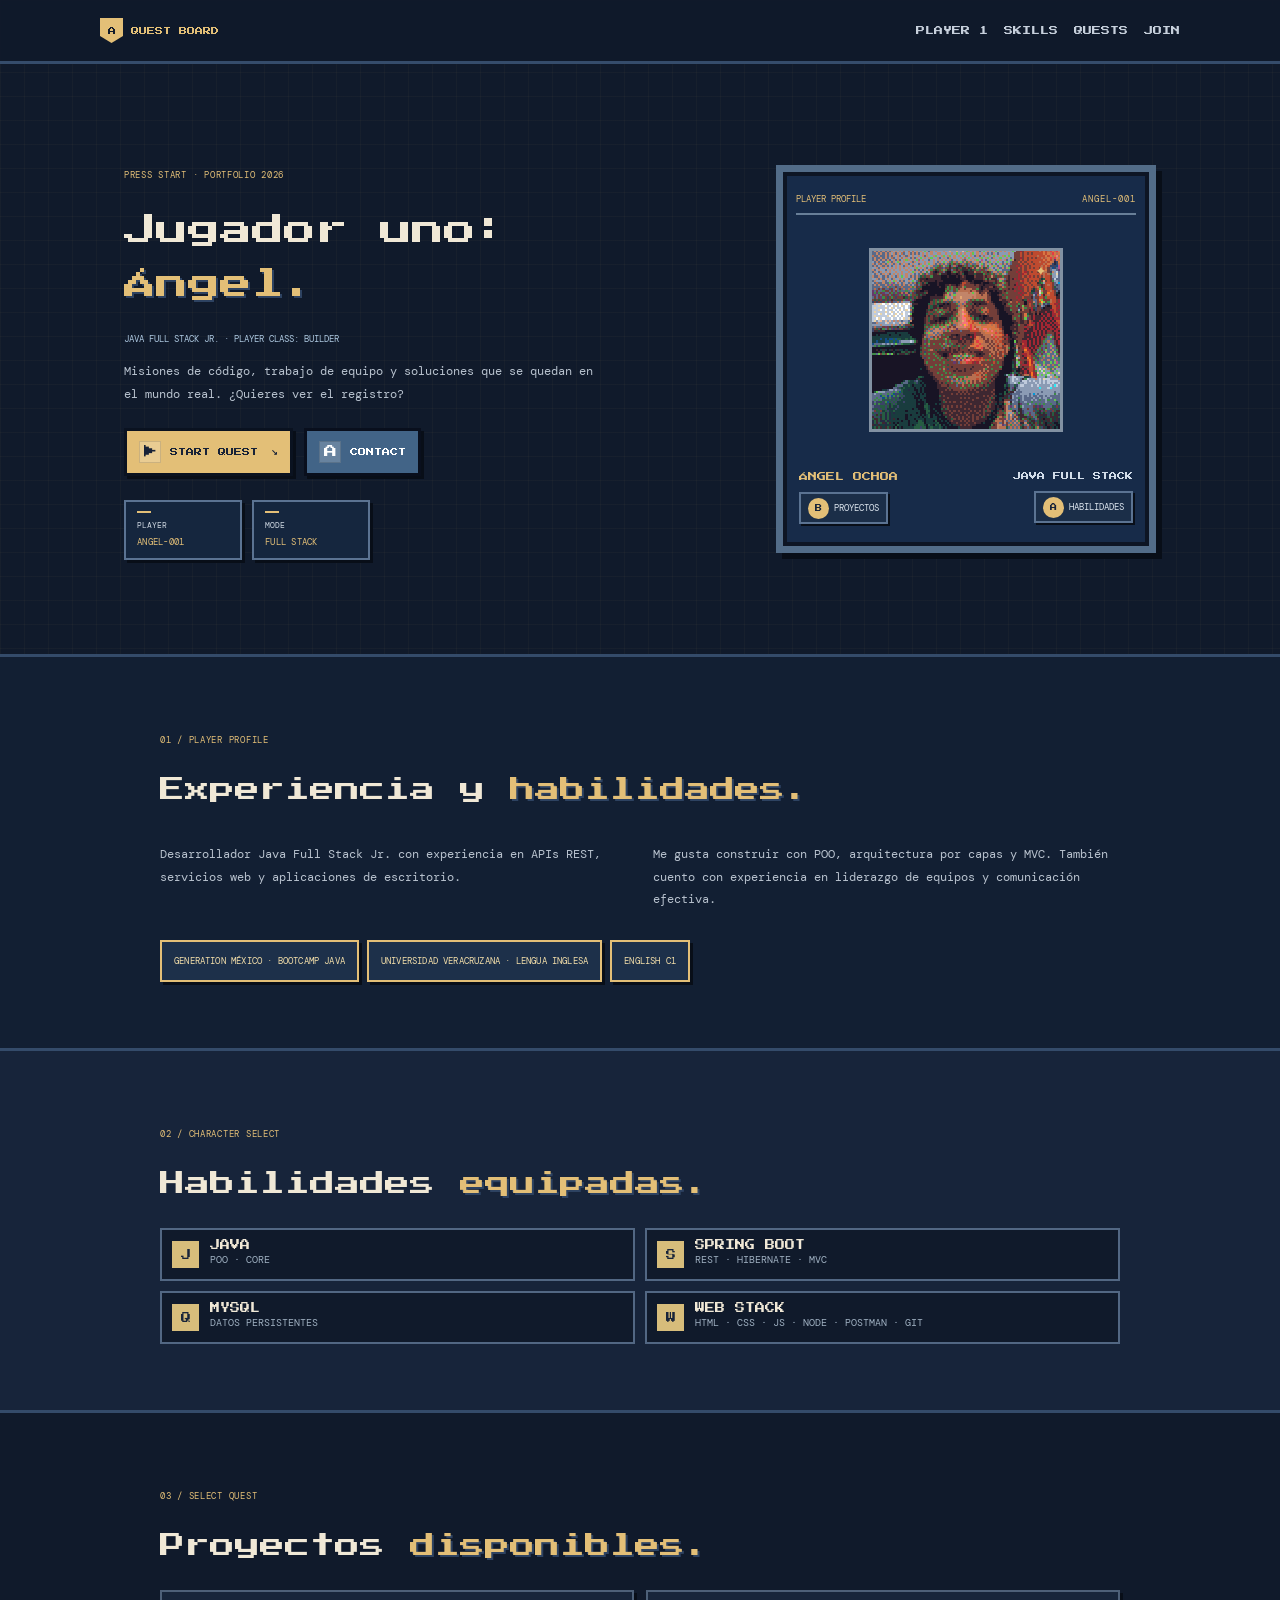
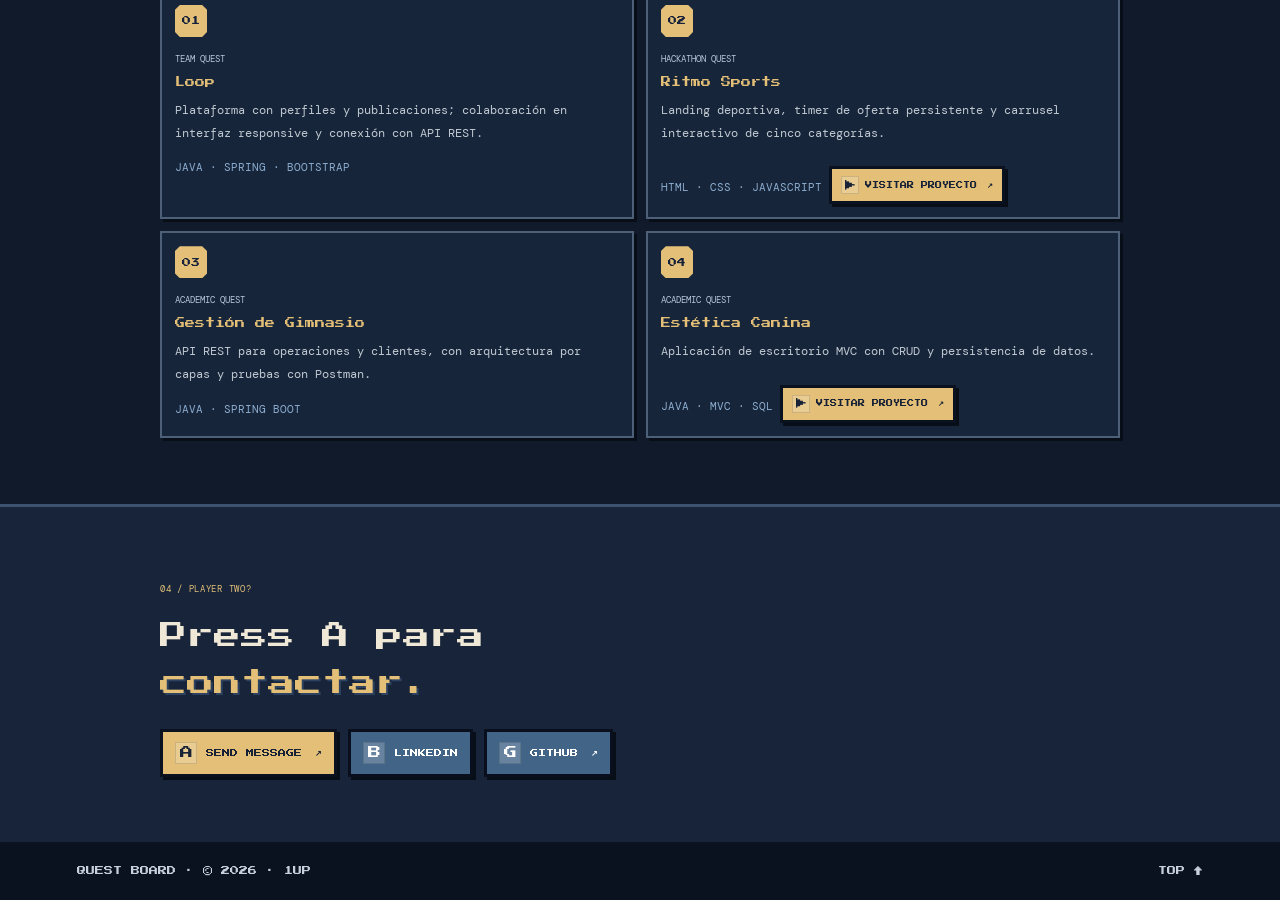
<file: index.html>
<!doctype html>
<html lang="es">

<head>
    <meta charset="utf-8">
    <meta name="viewport" content="width=device-width, initial-scale=1">
    <meta name="theme-color" content="#101a2b">
    <title>Ángel — Tablero de misiones</title>
    <link rel="preconnect" href="https://fonts.googleapis.com">
    <link rel="preconnect" href="https://fonts.gstatic.com" crossorigin>
    <link href="https://fonts.googleapis.com/css2?family=DM+Mono:wght@400;500&family=Press+Start+2P&display=swap"
        rel="stylesheet">
    <link rel="stylesheet" href="./CSS/pixel-gremio.css">
</head>

<body class="pixel-world board-world">
    <header><a class="brand" href="#inicio"><span class="tiny-shield">A</span> QUEST BOARD</a>
        <nav><a href="#perfil">PLAYER 1</a><a href="#habilidades">SKILLS</a><a href="#proyectos">QUESTS</a><a
                href="#contacto">JOIN</a></nav>
    </header>
    <main>
        <section class="hero board-hero" id="inicio">
            <div class="hero-copy">
                <p class="eyebrow">PRESS START · PORTFOLIO 2026</p>
                <h1>Jugador uno:<br><em>Ángel.</em></h1>
                <p class="role">JAVA FULL STACK JR. · PLAYER CLASS: BUILDER</p>
                <p>Misiones de código, trabajo de equipo y soluciones que se quedan en el mundo real. ¿Quieres ver el
                    registro?</p>
                <div class="button-row"><a class="pixel-button gold-button" href="#proyectos"><span
                            class="button-icon">▶</span> START QUEST <b>↘</b></a><a class="pixel-button blue-button"
                        href="#contacto"><span class="button-icon">A</span> CONTACT</a></div>
                <div class="quest-stats"><span>PLAYER <b>ANGEL-001</b></span><span>MODE <b>FULL STACK</b></span></div>
            </div>
            <div class="game-screen character-screen">
                <div class="screen-top"><span>PLAYER PROFILE</span><span>ANGEL-001</span></div>
                <div class="screen-avatar"><img class="profile-pixel-art" src="./assets/angel-pixel-art.png"
                        alt="Retrato pixel art de Ángel mostrando su rostro y hombros"><span class="pixel-spark"
                        aria-hidden="true">✦</span>
                </div>
                <div class="profile-controls">
                    <div class="profile-control"><b class="player-name">ÁNGEL OCHOA</b><a
                            href="#proyectos"><b>B</b><span>PROYECTOS</span></a></div>
                    <div class="profile-control"><b class="player-role">JAVA FULL STACK</b><a
                            href="#habilidades"><b>A</b><span>HABILIDADES</span></a></div>
                </div>
            </div>
        </section>
        <section class="content" id="perfil">
            <p class="eyebrow">01 / PLAYER PROFILE</p>
            <h2>Experiencia y <em>habilidades.</em></h2>
            <div class="copy-grid">
                <p>Desarrollador Java Full Stack Jr. con experiencia en APIs REST, servicios web y aplicaciones de
                    escritorio.</p>
                <p>Me gusta construir con POO, arquitectura por capas y MVC. También cuento con experiencia en liderazgo
                    de equipos y comunicación efectiva.</p>
            </div>
            <div class="pixel-tags"><span>GENERATION MÉXICO · BOOTCAMP JAVA</span><span>UNIVERSIDAD VERACRUZANA · LENGUA
                    INGLESA</span><span>ENGLISH C1</span></div>
        </section>
        <section class="content skills" id="habilidades">
            <p class="eyebrow">02 / CHARACTER SELECT</p>
            <h2>Habilidades <em>equipadas.</em></h2>
            <div class="skill-grid">
                <div><i>J</i><b>JAVA</b><small>POO · CORE</small></div>
                <div><i>S</i><b>SPRING BOOT</b><small>REST · HIBERNATE · MVC</small></div>
                <div><i>Q</i><b>MYSQL</b><small>DATOS PERSISTENTES</small></div>
                <div><i>W</i><b>WEB STACK</b><small>HTML · CSS · JS · NODE · POSTMAN · GIT</small></div>
            </div>
        </section>
        <section class="content projects" id="proyectos">
            <p class="eyebrow">03 / SELECT QUEST</p>
            <h2>Proyectos <em>disponibles.</em></h2>
            <div class="project-grid">
                <article>
                    <div class="project-icon">01</div><small>TEAM QUEST</small>
                    <h3>Loop</h3>
                    <p>Plataforma con perfiles y publicaciones; colaboración en interfaz responsive y conexión con API
                        REST.</p><b>JAVA · SPRING · BOOTSTRAP</b>
                </article>
                <article>
                    <div class="project-icon">02</div><small>HACKATHON QUEST</small>
                    <h3>Ritmo Sports</h3>
                    <p>Landing deportiva, timer de oferta persistente y carrusel interactivo de cinco categorías.</p>
                    <b>HTML · CSS · JAVASCRIPT</b>
                    <a class="pixel-button gold-button project-link" href="https://iaj23.github.io/landing/"
                        target="_blank" rel="noopener noreferrer"><span class="button-icon">▶</span> VISITAR
                        PROYECTO <b>↗</b></a>
                </article>
                <article>
                    <div class="project-icon">03</div><small>ACADEMIC QUEST</small>
                    <h3>Gestión de Gimnasio</h3>
                    <p>API REST para operaciones y clientes, con arquitectura por capas y pruebas con Postman.</p>
                    <b>JAVA · SPRING BOOT</b>
                </article>
                <article>
                    <div class="project-icon">04</div><small>ACADEMIC QUEST</small>
                    <h3>Estética Canina</h3>
                    <p>Aplicación de escritorio MVC con CRUD y persistencia de datos.</p><b>JAVA · MVC · SQL</b>
                    <a class="pixel-button gold-button project-link" href="https://iaj23.github.io/EsteticaCanina/"
                        target="_blank" rel="noopener noreferrer"><span class="button-icon">▶</span> VISITAR
                        PROYECTO <b>↗</b></a>
                </article>
            </div>
        </section>
        <section class="contact" id="contacto">
            <p class="eyebrow">04 / PLAYER TWO?</p>
            <h2>Press A para<br><em>contactar.</em></h2>
            <div class="button-row"><a class="pixel-button gold-button" href="mailto:2angelochoa3@gmail.com"><span
                        class="button-icon">A</span> SEND MESSAGE <b>↗</b></a><a class="pixel-button blue-button"
                    href="https://www.linkedin.com/in/angel-j-ochoa-dev/" target="_blank"
                    rel="noopener noreferrer"><span class="button-icon">B</span> LINKEDIN</a><a
                    class="pixel-button blue-button" href="https://github.com/iAJ23" target="_blank"
                    rel="noopener noreferrer"><span class="button-icon">G</span> GITHUB <b>↗</b></a></div>
        </section>
    </main>
    <footer><span>QUEST BOARD · © 2026 · 1UP</span><a href="#inicio">TOP ↑</a></footer>
</body>

</html>
</file>
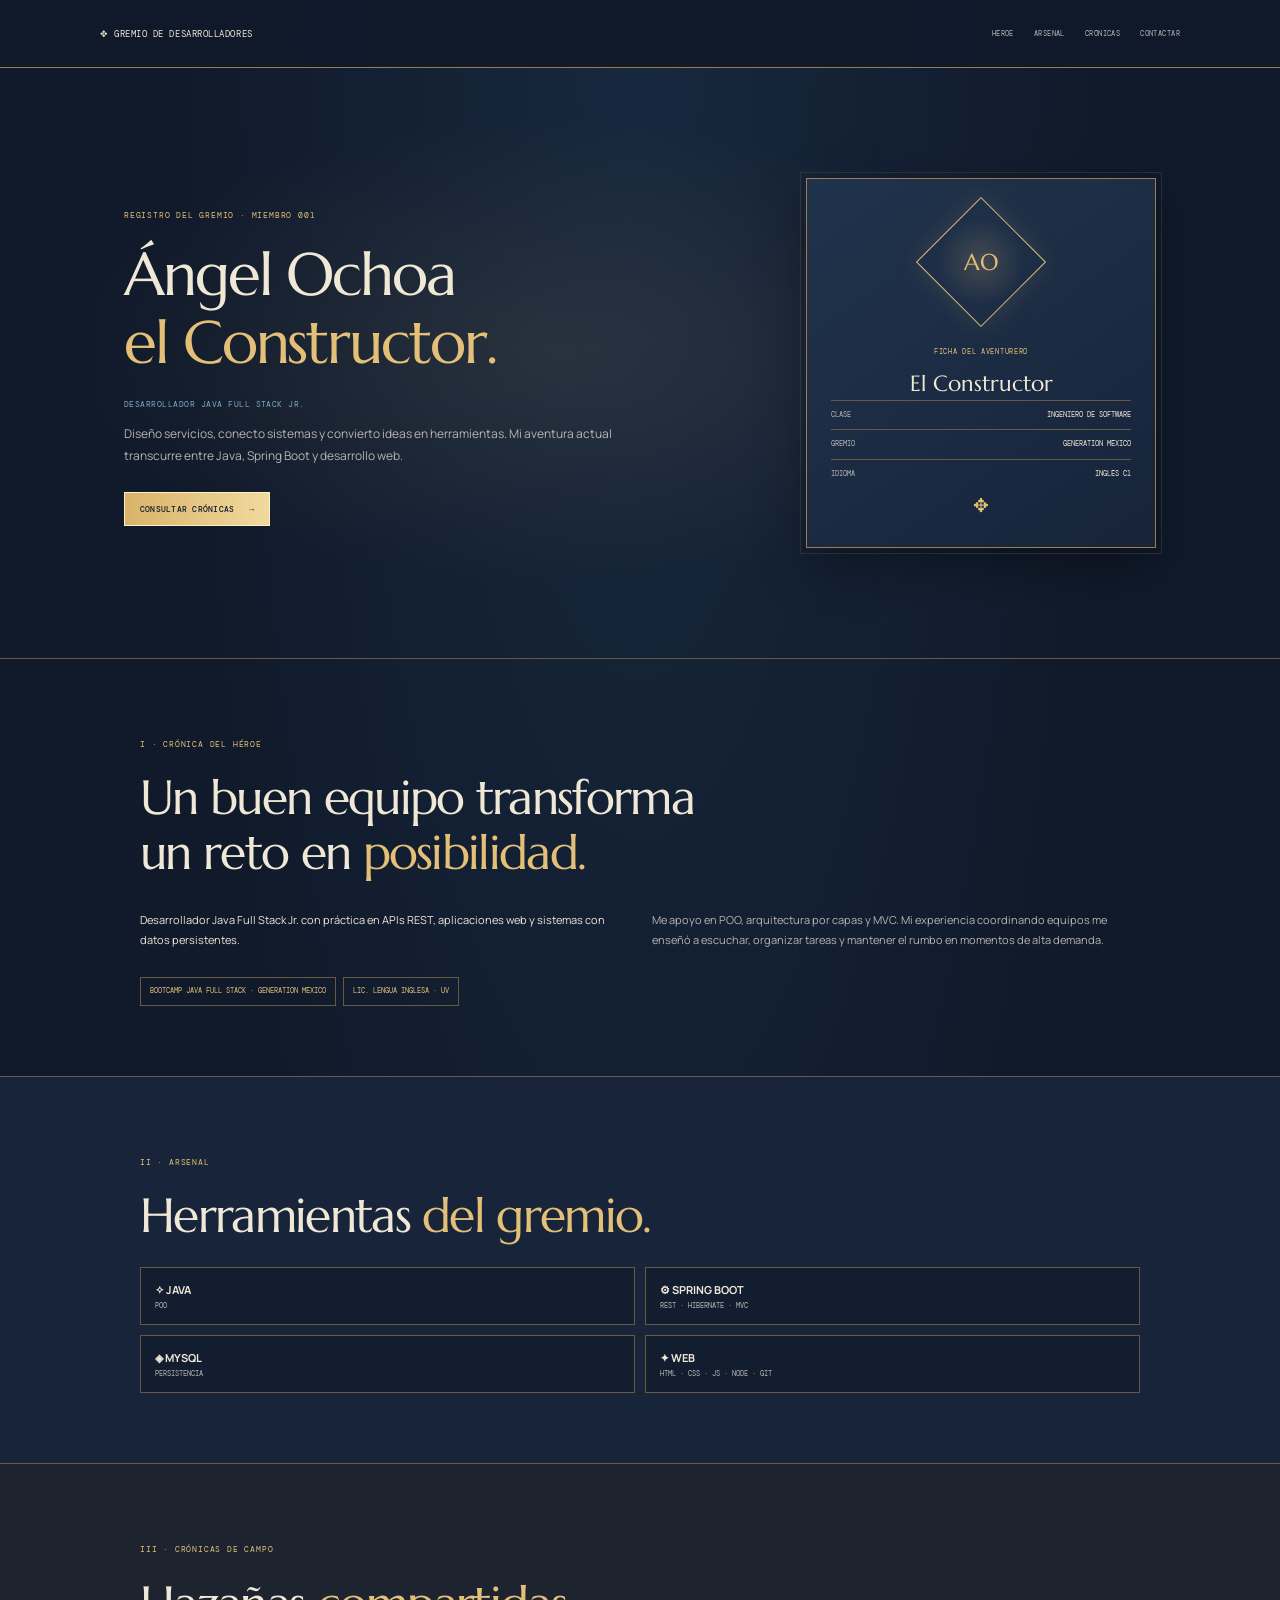
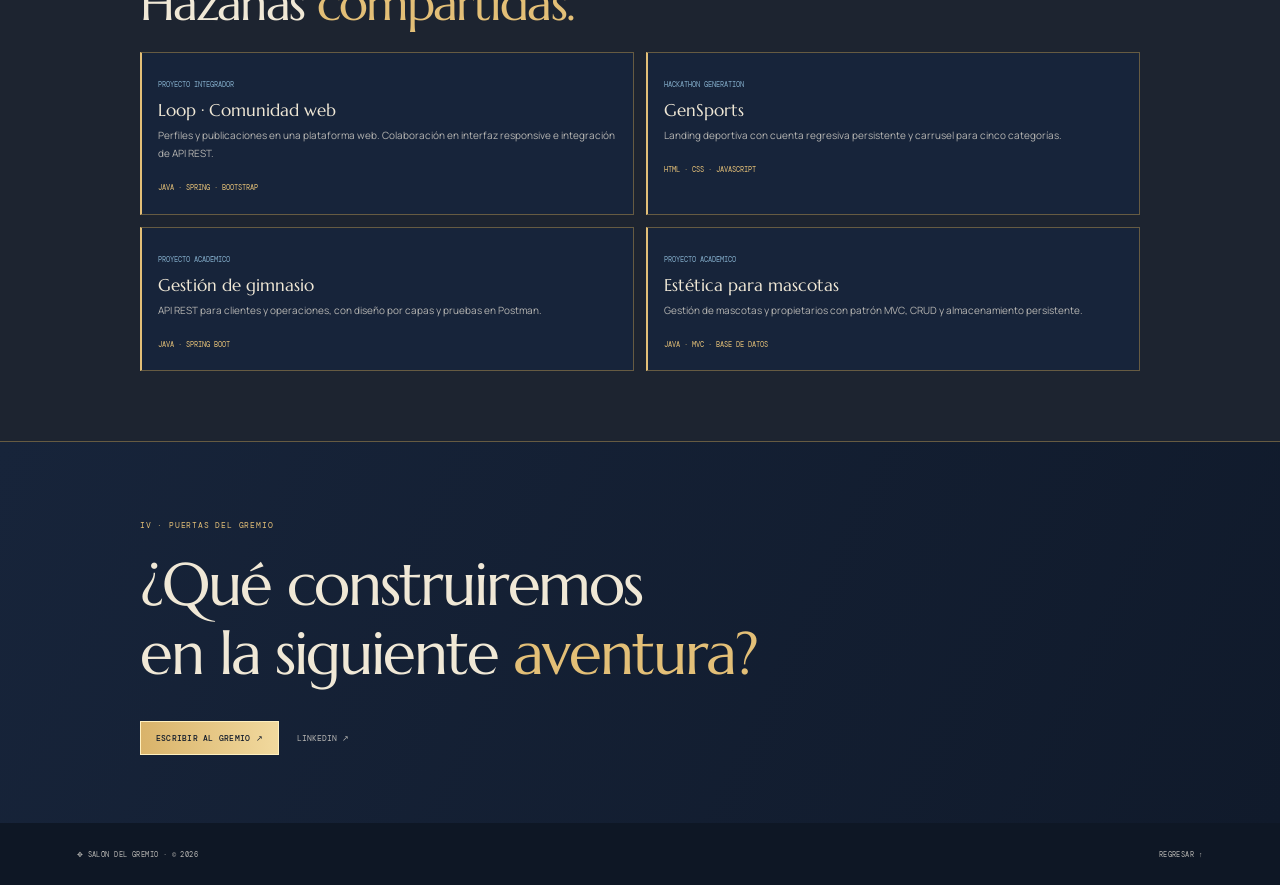
<file: fantasia-gremio.html>
<!doctype html>
<html lang="es">

<head>
    <meta charset="utf-8">
    <meta name="viewport" content="width=device-width, initial-scale=1">
    <meta name="theme-color" content="#101a2d">
    <title>Ángel — Salón del gremio</title>
    <link rel="preconnect" href="https://fonts.googleapis.com">
    <link rel="preconnect" href="https://fonts.gstatic.com" crossorigin>
    <link
        href="https://fonts.googleapis.com/css2?family=DM+Mono:wght@400;500&family=Marcellus&family=Manrope:wght@400;600;700;800&display=swap"
        rel="stylesheet">
    <link rel="stylesheet" href="./CSS/fantasia-variantes.css">
</head>

<body class="theme-guild">
    <header><a class="brand" href="#inicio">✥ GREMIO DE DESARROLLADORES</a>
        <nav><a href="#perfil">HÉROE</a><a href="#habilidades">ARSENAL</a><a href="#proyectos">CRÓNICAS</a><a
                href="#contacto">CONTACTAR</a></nav>
    </header>
    <main>
        <section class="hero" id="inicio">
            <div>
                <p class="eyebrow">REGISTRO DEL GREMIO · MIEMBRO 001</p>
                <h1>Ángel Ochoa<br><em>el Constructor.</em></h1>
                <p class="role">DESARROLLADOR JAVA FULL STACK JR.</p>
                <p class="lead">Diseño servicios, conecto sistemas y convierto ideas en herramientas. Mi aventura actual
                    transcurre entre Java, Spring Boot y desarrollo web.</p><a class="action"
                    href="#proyectos">CONSULTAR CRÓNICAS <span>→</span></a>
            </div>
            <aside class="character">
                <div class="crest" aria-hidden="true"></div><small>FICHA DEL AVENTURERO</small>
                <h2>El Constructor</h2>
                <div class="classline">CLASE <b>INGENIERO DE SOFTWARE</b></div>
                <div class="classline">GREMIO <b>GENERATION MÉXICO</b></div>
                <div class="classline">IDIOMA <b>INGLÉS C1</b></div>
                <div class="seal">✥</div>
            </aside>
        </section>
        <section class="content" id="perfil">
            <p class="eyebrow">I · CRÓNICA DEL HÉROE</p>
            <h2>Un buen equipo transforma<br>un reto en <em>posibilidad.</em></h2>
            <div class="bio">
                <p>Desarrollador Java Full Stack Jr. con práctica en APIs REST, aplicaciones web y sistemas con datos
                    persistentes.</p>
                <p>Me apoyo en POO, arquitectura por capas y MVC. Mi experiencia coordinando equipos me enseñó a
                    escuchar, organizar tareas y mantener el rumbo en momentos de alta demanda.</p>
            </div>
            <div class="tags"><span>BOOTCAMP JAVA FULL STACK · GENERATION MÉXICO</span><span>LIC. LENGUA INGLESA ·
                    UV</span></div>
        </section>
        <section class="content skills" id="habilidades">
            <p class="eyebrow">II · ARSENAL</p>
            <h2>Herramientas <em>del gremio.</em></h2>
            <div class="skill-grid"><b>✧ JAVA <small>POO</small></b><b>⚙ SPRING BOOT <small>REST · HIBERNATE ·
                        MVC</small></b><b>◈ MYSQL <small>PERSISTENCIA</small></b><b>✦ WEB <small>HTML · CSS · JS · NODE
                        · GIT</small></b></div>
        </section>
        <section class="content projects" id="proyectos">
            <p class="eyebrow">III · CRÓNICAS DE CAMPO</p>
            <h2>Hazañas <em>compartidas.</em></h2>
            <div class="project-grid">
                <article><small>PROYECTO INTEGRADOR</small>
                    <h3>Loop · Comunidad web</h3>
                    <p>Perfiles y publicaciones en una plataforma web. Colaboración en interfaz responsive e integración
                        de API REST.</p><b>JAVA · SPRING · BOOTSTRAP</b>
                </article>
                <article><small>HACKATHON GENERATION</small>
                    <h3>GenSports</h3>
                    <p>Landing deportiva con cuenta regresiva persistente y carrusel para cinco categorías.</p><b>HTML ·
                        CSS · JAVASCRIPT</b>
                </article>
                <article><small>PROYECTO ACADÉMICO</small>
                    <h3>Gestión de gimnasio</h3>
                    <p>API REST para clientes y operaciones, con diseño por capas y pruebas en Postman.</p><b>JAVA ·
                        SPRING BOOT</b>
                </article>
                <article><small>PROYECTO ACADÉMICO</small>
                    <h3>Estética para mascotas</h3>
                    <p>Gestión de mascotas y propietarios con patrón MVC, CRUD y almacenamiento persistente.</p><b>JAVA
                        · MVC · BASE DE DATOS</b>
                </article>
            </div>
        </section>
        <section class="contact" id="contacto">
            <p class="eyebrow">IV · PUERTAS DEL GREMIO</p>
            <h2>¿Qué construiremos<br>en la siguiente <em>aventura?</em></h2><a class="action"
                href="mailto:2angelochoa3@gmail.com">ESCRIBIR AL GREMIO ↗</a><a class="social"
                href="https://www.linkedin.com/in/angel-j-ochoa-dev/" target="_blank" rel="noopener noreferrer">LINKEDIN
                ↗</a>
        </section>
    </main>
    <footer><span>✥ SALÓN DEL GREMIO · © 2026</span><a href="#inicio">REGRESAR ↑</a></footer>
</body>

</html>
</file>
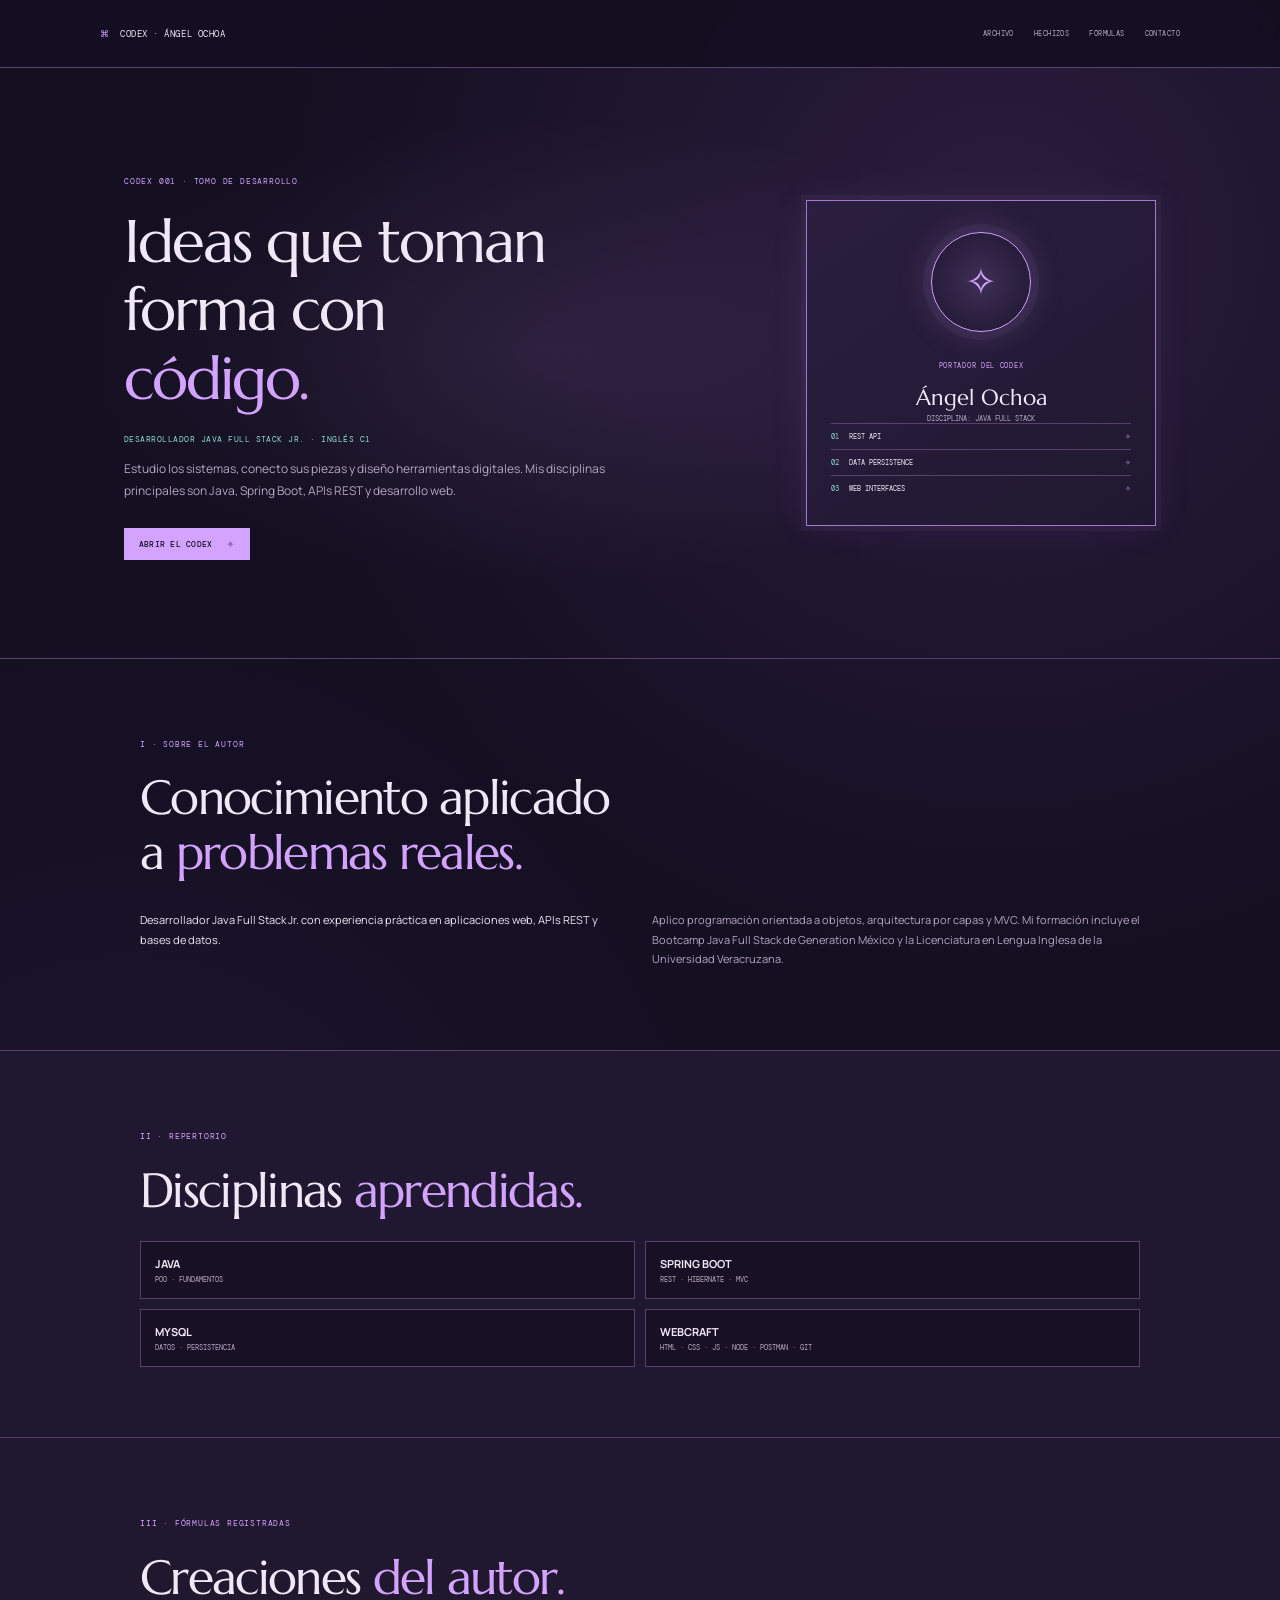
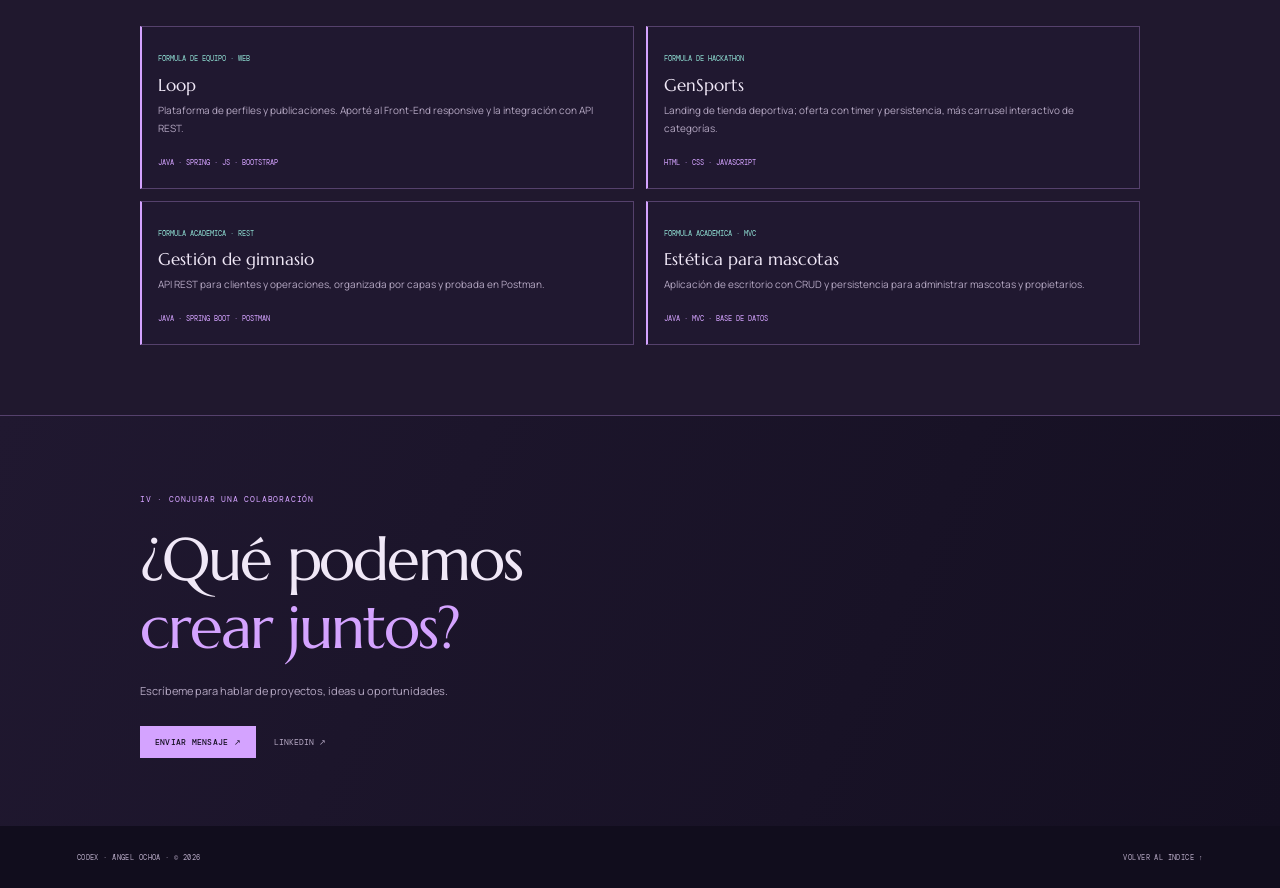
<file: fantasia-grimorio.html>
<!doctype html>
<html lang="es">

<head>
    <meta charset="utf-8">
    <meta name="viewport" content="width=device-width, initial-scale=1">
    <meta name="theme-color" content="#140f21">
    <title>Ángel — Grimorio del desarrollador</title>
    <link rel="preconnect" href="https://fonts.googleapis.com">
    <link rel="preconnect" href="https://fonts.gstatic.com" crossorigin>
    <link
        href="https://fonts.googleapis.com/css2?family=DM+Mono:wght@400;500&family=Marcellus&family=Manrope:wght@400;600;700;800&display=swap"
        rel="stylesheet">
    <link rel="stylesheet" href="./CSS/fantasia-variantes.css">
</head>

<body class="theme-arcane">
    <header><a class="brand" href="#inicio"><span>⌘</span> CODEX · ÁNGEL OCHOA</a>
        <nav><a href="#perfil">ARCHIVO</a><a href="#habilidades">HECHIZOS</a><a href="#proyectos">FÓRMULAS</a><a
                href="#contacto">CONTACTO</a></nav>
    </header>
    <main>
        <section class="hero" id="inicio">
            <div>
                <p class="eyebrow">CODEX 001 · TOMO DE DESARROLLO</p>
                <h1>Ideas que toman<br>forma con<br><em>código.</em></h1>
                <p class="role">DESARROLLADOR JAVA FULL STACK JR. <span>·</span> INGLÉS C1</p>
                <p class="lead">Estudio los sistemas, conecto sus piezas y diseño herramientas digitales. Mis
                    disciplinas principales son Java, Spring Boot, APIs REST y desarrollo web.</p><a class="action"
                    href="#proyectos">ABRIR EL CODEX <span>✧</span></a>
            </div>
            <aside class="character">
                <div class="sigil">✧</div><small>PORTADOR DEL CODEX</small>
                <h2>Ángel Ochoa</h2>
                <p>DISCIPLINA: JAVA FULL STACK</p>
                <div class="spell-row"><span>01</span><b>REST API</b><i>✧</i></div>
                <div class="spell-row"><span>02</span><b>DATA PERSISTENCE</b><i>✧</i></div>
                <div class="spell-row"><span>03</span><b>WEB INTERFACES</b><i>✧</i></div>
            </aside>
        </section>
        <section class="content" id="perfil">
            <p class="eyebrow">I · SOBRE EL AUTOR</p>
            <h2>Conocimiento aplicado<br>a <em>problemas reales.</em></h2>
            <div class="bio">
                <p>Desarrollador Java Full Stack Jr. con experiencia práctica en aplicaciones web, APIs REST y bases de
                    datos.</p>
                <p>Aplico programación orientada a objetos, arquitectura por capas y MVC. Mi formación incluye el
                    Bootcamp Java Full Stack de Generation México y la Licenciatura en Lengua Inglesa de la Universidad
                    Veracruzana.</p>
            </div>
        </section>
        <section class="content skills" id="habilidades">
            <p class="eyebrow">II · REPERTORIO</p>
            <h2>Disciplinas <em>aprendidas.</em></h2>
            <div class="skill-grid"><b>JAVA <small>POO · FUNDAMENTOS</small></b><b>SPRING BOOT <small>REST · HIBERNATE ·
                        MVC</small></b><b>MYSQL <small>DATOS · PERSISTENCIA</small></b><b>WEBCRAFT <small>HTML · CSS ·
                        JS · NODE · POSTMAN · GIT</small></b></div>
        </section>
        <section class="content projects" id="proyectos">
            <p class="eyebrow">III · FÓRMULAS REGISTRADAS</p>
            <h2>Creaciones <em>del autor.</em></h2>
            <div class="project-grid">
                <article><small>FÓRMULA DE EQUIPO · WEB</small>
                    <h3>Loop</h3>
                    <p>Plataforma de perfiles y publicaciones. Aporté al Front-End responsive y la integración con API
                        REST.</p><b>JAVA · SPRING · JS · BOOTSTRAP</b>
                </article>
                <article><small>FÓRMULA DE HACKATHON</small>
                    <h3>GenSports</h3>
                    <p>Landing de tienda deportiva; oferta con timer y persistencia, más carrusel interactivo de
                        categorías.</p><b>HTML · CSS · JAVASCRIPT</b>
                </article>
                <article><small>FÓRMULA ACADÉMICA · REST</small>
                    <h3>Gestión de gimnasio</h3>
                    <p>API REST para clientes y operaciones, organizada por capas y probada en Postman.</p><b>JAVA ·
                        SPRING BOOT · POSTMAN</b>
                </article>
                <article><small>FÓRMULA ACADÉMICA · MVC</small>
                    <h3>Estética para mascotas</h3>
                    <p>Aplicación de escritorio con CRUD y persistencia para administrar mascotas y propietarios.</p>
                    <b>JAVA · MVC · BASE DE DATOS</b>
                </article>
            </div>
        </section>
        <section class="contact" id="contacto">
            <p class="eyebrow">IV · CONJURAR UNA COLABORACIÓN</p>
            <h2>¿Qué podemos<br><em>crear juntos?</em></h2>
            <p>Escríbeme para hablar de proyectos, ideas u oportunidades.</p><a class="action"
                href="mailto:2angelochoa3@gmail.com">ENVIAR MENSAJE ↗</a><a class="social"
                href="https://www.linkedin.com/in/angel-j-ochoa-dev/" target="_blank" rel="noopener noreferrer">LINKEDIN
                ↗</a>
        </section>
    </main>
    <footer><span>CODEX · ÁNGEL OCHOA · © 2026</span><a href="#inicio">VOLVER AL ÍNDICE ↑</a></footer>
</body>

</html>
</file>
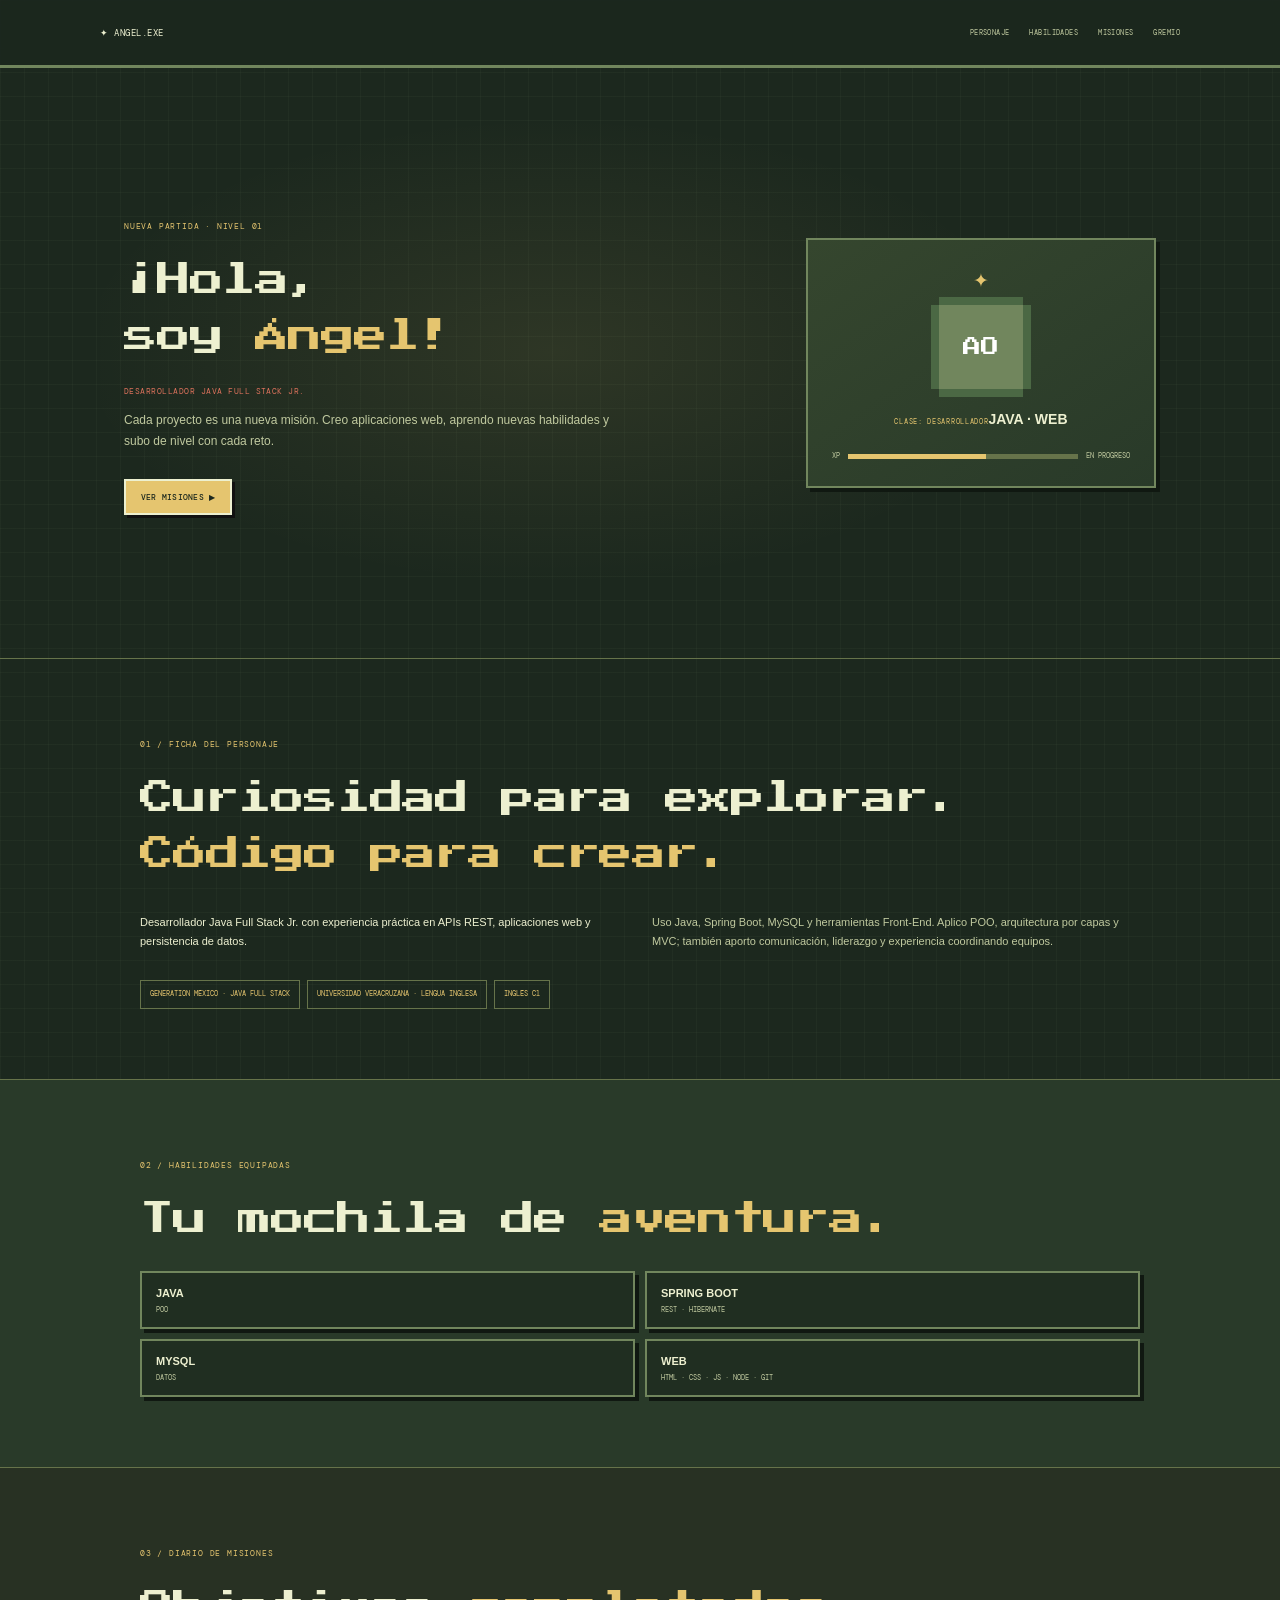
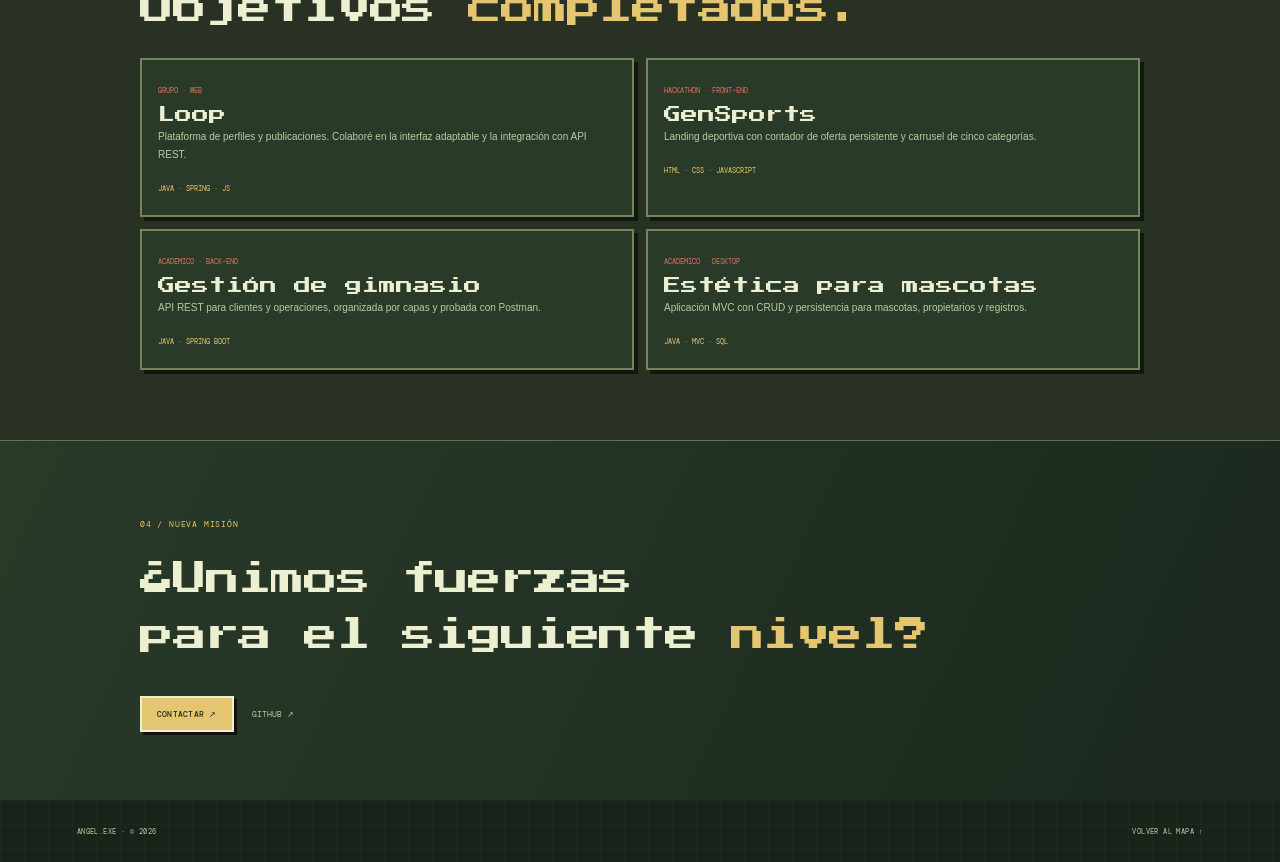
<file: fantasia-pixel.html>
<!doctype html>
<html lang="es">

<head>
    <meta charset="utf-8">
    <meta name="viewport" content="width=device-width, initial-scale=1">
    <meta name="theme-color" content="#d9e6b2">
    <title>Ángel — La ruta del héroe</title>
    <link rel="preconnect" href="https://fonts.googleapis.com">
    <link rel="preconnect" href="https://fonts.gstatic.com" crossorigin>
    <link href="https://fonts.googleapis.com/css2?family=DM+Mono:wght@400;500&family=Press+Start+2P&display=swap"
        rel="stylesheet">
    <link rel="stylesheet" href="./CSS/fantasia-variantes.css">
</head>

<body class="theme-pixel">
    <header><a class="brand" href="#inicio">✦ ANGEL.EXE</a>
        <nav><a href="#perfil">PERSONAJE</a><a href="#habilidades">HABILIDADES</a><a href="#proyectos">MISIONES</a><a
                href="#contacto">GREMIO</a></nav>
    </header>
    <main>
        <section class="hero" id="inicio">
            <div>
                <p class="eyebrow">NUEVA PARTIDA · NIVEL 01</p>
                <h1>¡Hola,<br>soy <em>Ángel!</em></h1>
                <p class="role">DESARROLLADOR JAVA FULL STACK JR.</p>
                <p class="lead">Cada proyecto es una nueva misión. Creo aplicaciones web, aprendo nuevas habilidades y
                    subo de nivel con cada reto.</p><a class="action" href="#proyectos">VER MISIONES ▶</a>
            </div>
            <aside class="character"><span class="ornament">✦</span>
                <div class="avatar">AO</div><small>CLASE: DESARROLLADOR</small><b>JAVA · WEB</b>
                <div class="statusbar">XP <i></i> EN PROGRESO</div>
            </aside>
        </section>
        <section class="content" id="perfil">
            <p class="eyebrow">01 / FICHA DEL PERSONAJE</p>
            <h2>Curiosidad para explorar.<br><em>Código para crear.</em></h2>
            <div class="bio">
                <p>Desarrollador Java Full Stack Jr. con experiencia práctica en APIs REST, aplicaciones web y
                    persistencia de datos.</p>
                <p>Uso Java, Spring Boot, MySQL y herramientas Front-End. Aplico POO, arquitectura por capas y MVC;
                    también aporto comunicación, liderazgo y experiencia coordinando equipos.</p>
            </div>
            <div class="tags"><span>GENERATION MÉXICO · JAVA FULL STACK</span><span>UNIVERSIDAD VERACRUZANA · LENGUA
                    INGLESA</span><span>INGLÉS C1</span></div>
        </section>
        <section class="content skills" id="habilidades">
            <p class="eyebrow">02 / HABILIDADES EQUIPADAS</p>
            <h2>Tu mochila de <em>aventura.</em></h2>
            <div class="skill-grid"><b>JAVA <small>POO</small></b><b>SPRING BOOT <small>REST ·
                        HIBERNATE</small></b><b>MYSQL <small>DATOS</small></b><b>WEB <small>HTML · CSS · JS · NODE ·
                        GIT</small></b></div>
        </section>
        <section class="content projects" id="proyectos">
            <p class="eyebrow">03 / DIARIO DE MISIONES</p>
            <h2>Objetivos <em>completados.</em></h2>
            <div class="project-grid">
                <article><small>GRUPO · WEB</small>
                    <h3>Loop</h3>
                    <p>Plataforma de perfiles y publicaciones. Colaboré en la interfaz adaptable y la integración con
                        API REST.</p><b>JAVA · SPRING · JS</b>
                </article>
                <article><small>HACKATHON · FRONT-END</small>
                    <h3>GenSports</h3>
                    <p>Landing deportiva con contador de oferta persistente y carrusel de cinco categorías.</p><b>HTML ·
                        CSS · JAVASCRIPT</b>
                </article>
                <article><small>ACADÉMICO · BACK-END</small>
                    <h3>Gestión de gimnasio</h3>
                    <p>API REST para clientes y operaciones, organizada por capas y probada con Postman.</p><b>JAVA ·
                        SPRING BOOT</b>
                </article>
                <article><small>ACADÉMICO · DESKTOP</small>
                    <h3>Estética para mascotas</h3>
                    <p>Aplicación MVC con CRUD y persistencia para mascotas, propietarios y registros.</p><b>JAVA · MVC
                        · SQL</b>
                </article>
            </div>
        </section>
        <section class="contact" id="contacto">
            <p class="eyebrow">04 / NUEVA MISIÓN</p>
            <h2>¿Unimos fuerzas<br>para el siguiente <em>nivel?</em></h2><a class="action"
                href="mailto:2angelochoa3@gmail.com">CONTACTAR ↗</a><a class="social" href="https://github.com/iAJ23"
                target="_blank" rel="noopener noreferrer">GITHUB ↗</a>
        </section>
    </main>
    <footer><span>ANGEL.EXE · © 2026</span><a href="#inicio">VOLVER AL MAPA ↑</a></footer>
</body>

</html>
</file>
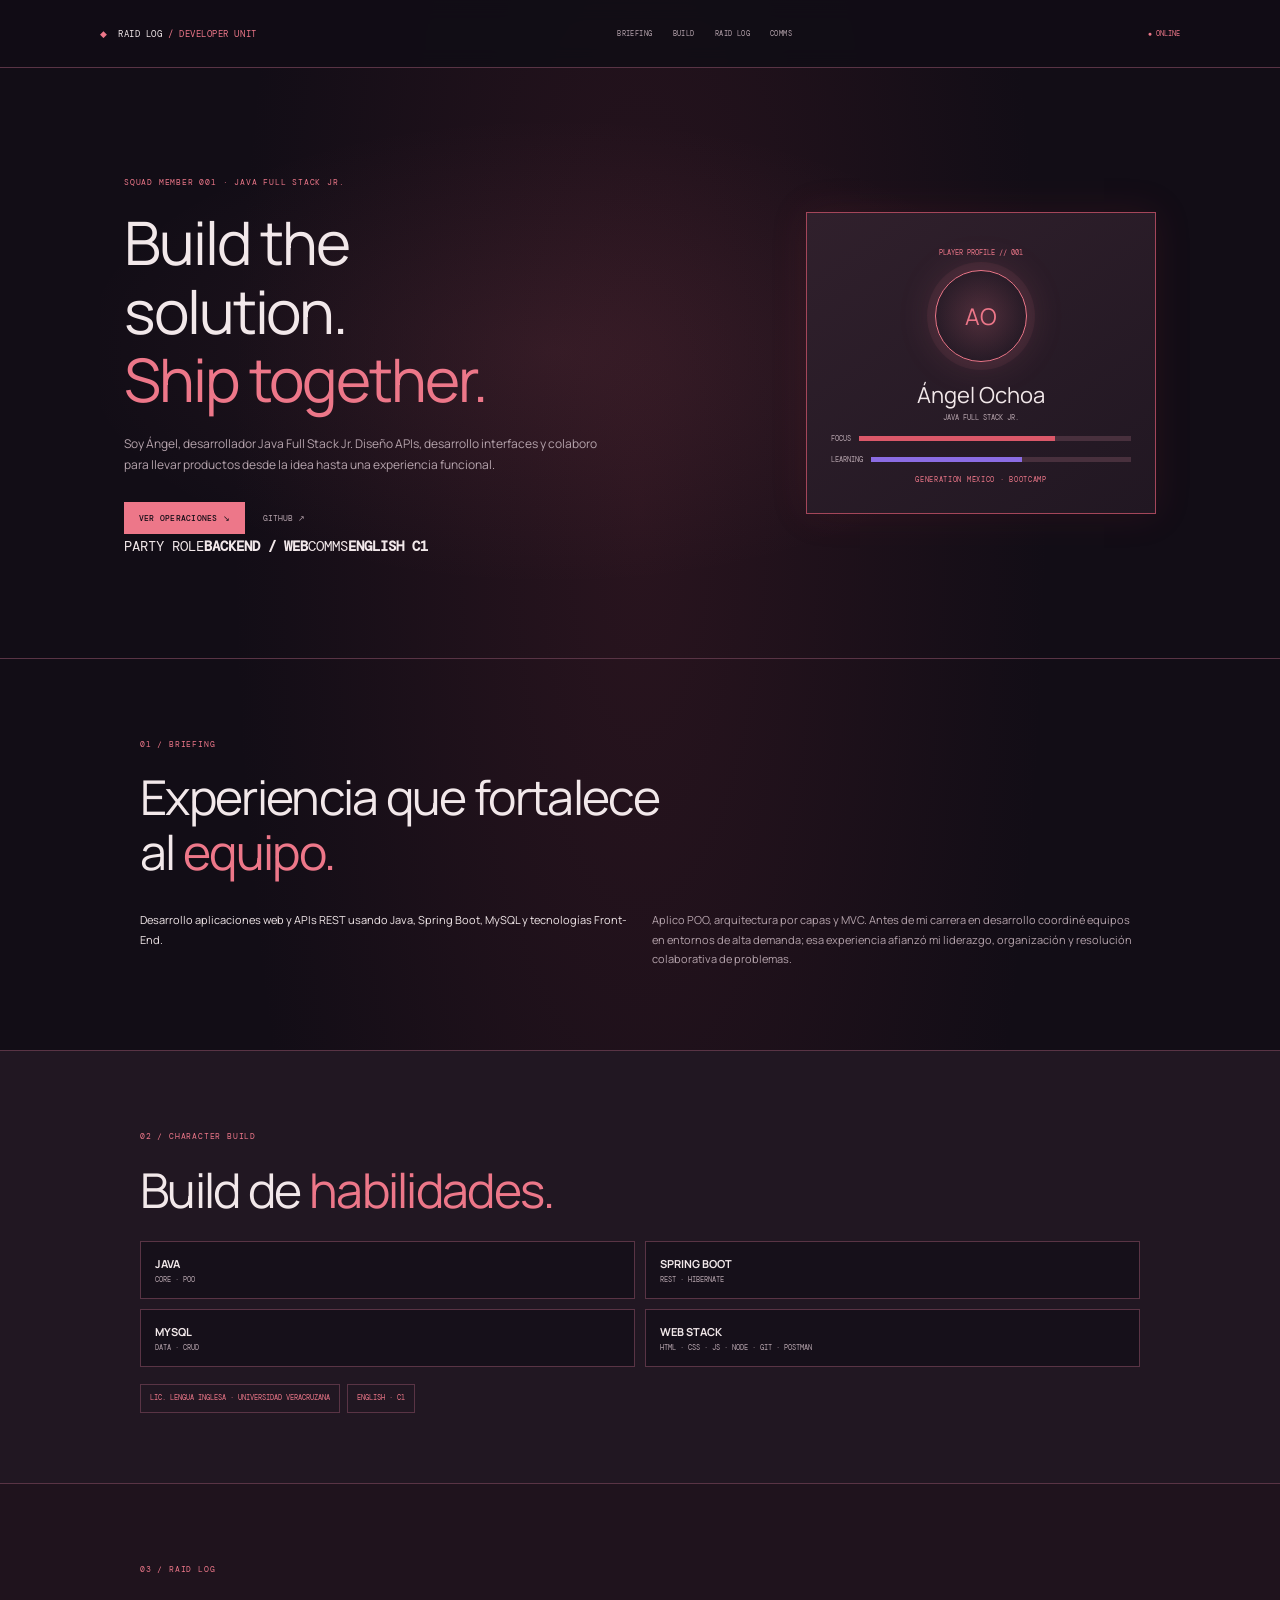
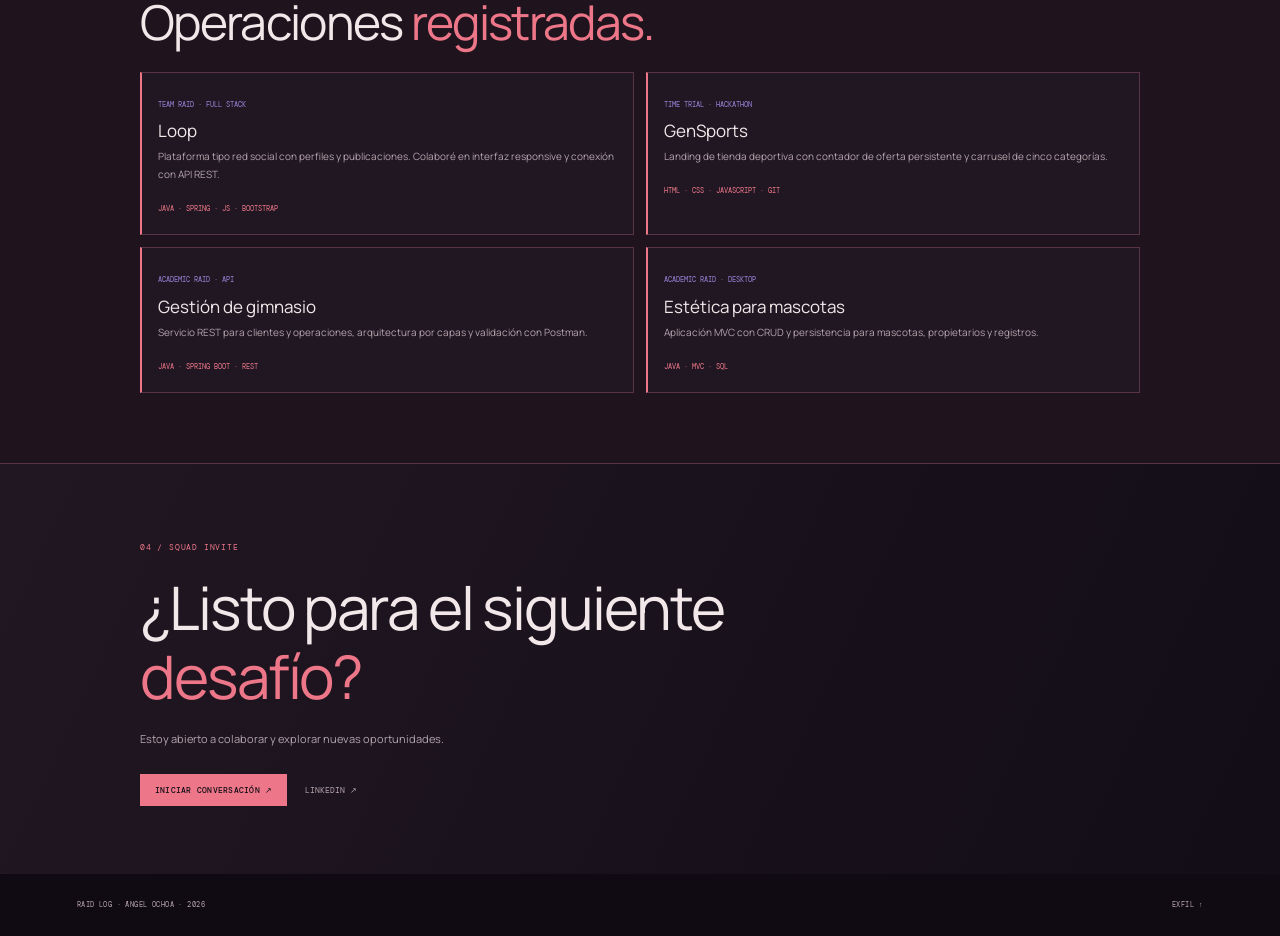
<file: fantasia-raid.html>
<!doctype html>
<html lang="es">

<head>
    <meta charset="utf-8">
    <meta name="viewport" content="width=device-width, initial-scale=1">
    <meta name="theme-color" content="#120d16">
    <title>Ángel — Registro de incursión</title>
    <link rel="preconnect" href="https://fonts.googleapis.com">
    <link rel="preconnect" href="https://fonts.gstatic.com" crossorigin>
    <link
        href="https://fonts.googleapis.com/css2?family=DM+Mono:wght@400;500&family=Manrope:wght@400;600;700;800&display=swap"
        rel="stylesheet">
    <link rel="stylesheet" href="./CSS/fantasia-variantes.css">
</head>

<body class="theme-raid">
    <header><a class="brand" href="#inicio"><i>◆</i> RAID LOG <span>/ DEVELOPER UNIT</span></a>
        <nav><a href="#perfil">BRIEFING</a><a href="#habilidades">BUILD</a><a href="#proyectos">RAID LOG</a><a
                href="#contacto">COMMS</a></nav><b class="online">● ONLINE</b>
    </header>
    <main>
        <section class="hero" id="inicio">
            <div>
                <p class="eyebrow">SQUAD MEMBER 001 · JAVA FULL STACK JR.</p>
                <h1>Build the<br>solution.<br><em>Ship together.</em></h1>
                <p class="lead">Soy Ángel, desarrollador Java Full Stack Jr. Diseño APIs, desarrollo interfaces y
                    colaboro para llevar productos desde la idea hasta una experiencia funcional.</p>
                <div class="hero-actions"><a class="action" href="#proyectos">VER OPERACIONES ↘</a><a class="social"
                        href="https://github.com/iAJ23" target="_blank" rel="noopener noreferrer">GITHUB ↗</a></div>
                <div class="party"><span>PARTY ROLE</span><b>BACKEND / WEB</b><span>COMMS</span><b>ENGLISH C1</b></div>
            </div>
            <aside class="character"><span class="boss-label">PLAYER PROFILE // 001</span>
                <div class="rune-core">AO</div>
                <h2>Ángel Ochoa</h2>
                <p>JAVA FULL STACK JR.</p>
                <div class="health"><span>FOCUS</span><i></i></div>
                <div class="health mana"><span>LEARNING</span><i></i></div><small>GENERATION MÉXICO · BOOTCAMP</small>
            </aside>
        </section>
        <section class="content" id="perfil">
            <p class="eyebrow">01 / BRIEFING</p>
            <h2>Experiencia que fortalece<br>al <em>equipo.</em></h2>
            <div class="bio">
                <p>Desarrollo aplicaciones web y APIs REST usando Java, Spring Boot, MySQL y tecnologías Front-End.</p>
                <p>Aplico POO, arquitectura por capas y MVC. Antes de mi carrera en desarrollo coordiné equipos en
                    entornos de alta demanda; esa experiencia afianzó mi liderazgo, organización y resolución
                    colaborativa de problemas.</p>
            </div>
        </section>
        <section class="content skills" id="habilidades">
            <p class="eyebrow">02 / CHARACTER BUILD</p>
            <h2>Build de <em>habilidades.</em></h2>
            <div class="skill-grid"><b>JAVA <small>CORE · POO</small></b><b>SPRING BOOT <small>REST ·
                        HIBERNATE</small></b><b>MYSQL <small>DATA · CRUD</small></b><b>WEB STACK <small>HTML · CSS · JS
                        · NODE · GIT · POSTMAN</small></b></div>
            <div class="tags"><span>LIC. LENGUA INGLESA · UNIVERSIDAD VERACRUZANA</span><span>ENGLISH · C1</span></div>
        </section>
        <section class="content projects" id="proyectos">
            <p class="eyebrow">03 / RAID LOG</p>
            <h2>Operaciones <em>registradas.</em></h2>
            <div class="project-grid">
                <article><small>TEAM RAID · FULL STACK</small>
                    <h3>Loop</h3>
                    <p>Plataforma tipo red social con perfiles y publicaciones. Colaboré en interfaz responsive y
                        conexión con API REST.</p><b>JAVA · SPRING · JS · BOOTSTRAP</b>
                </article>
                <article><small>TIME TRIAL · HACKATHON</small>
                    <h3>GenSports</h3>
                    <p>Landing de tienda deportiva con contador de oferta persistente y carrusel de cinco categorías.
                    </p><b>HTML · CSS · JAVASCRIPT · GIT</b>
                </article>
                <article><small>ACADEMIC RAID · API</small>
                    <h3>Gestión de gimnasio</h3>
                    <p>Servicio REST para clientes y operaciones, arquitectura por capas y validación con Postman.</p>
                    <b>JAVA · SPRING BOOT · REST</b>
                </article>
                <article><small>ACADEMIC RAID · DESKTOP</small>
                    <h3>Estética para mascotas</h3>
                    <p>Aplicación MVC con CRUD y persistencia para mascotas, propietarios y registros.</p><b>JAVA · MVC
                        · SQL</b>
                </article>
            </div>
        </section>
        <section class="contact" id="contacto">
            <p class="eyebrow">04 / SQUAD INVITE</p>
            <h2>¿Listo para el siguiente<br><em>desafío?</em></h2>
            <p>Estoy abierto a colaborar y explorar nuevas oportunidades.</p><a class="action"
                href="mailto:2angelochoa3@gmail.com">INICIAR CONVERSACIÓN ↗</a><a class="social"
                href="https://www.linkedin.com/in/angel-j-ochoa-dev/" target="_blank" rel="noopener noreferrer">LINKEDIN
                ↗</a>
        </section>
    </main>
    <footer><span>RAID LOG · ÁNGEL OCHOA · 2026</span><a href="#inicio">EXFIL ↑</a></footer>
</body>

</html>
</file>
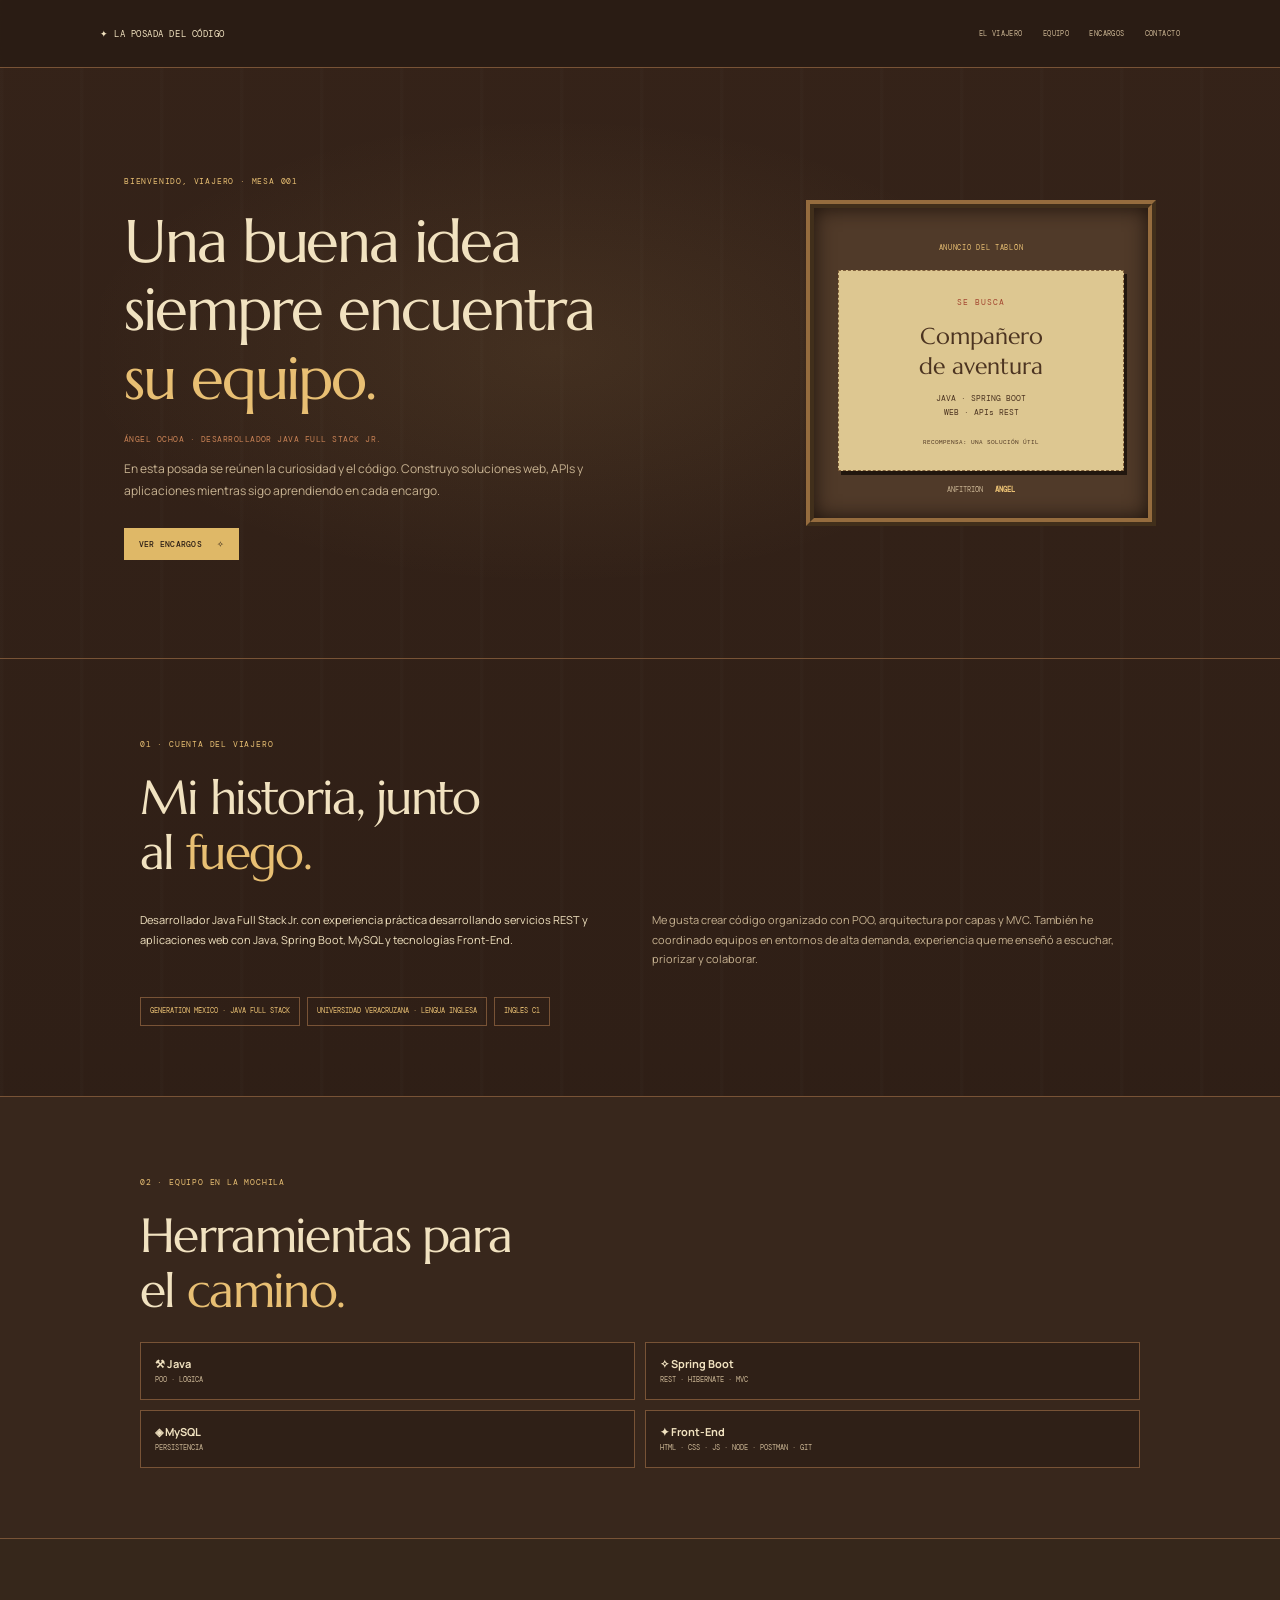
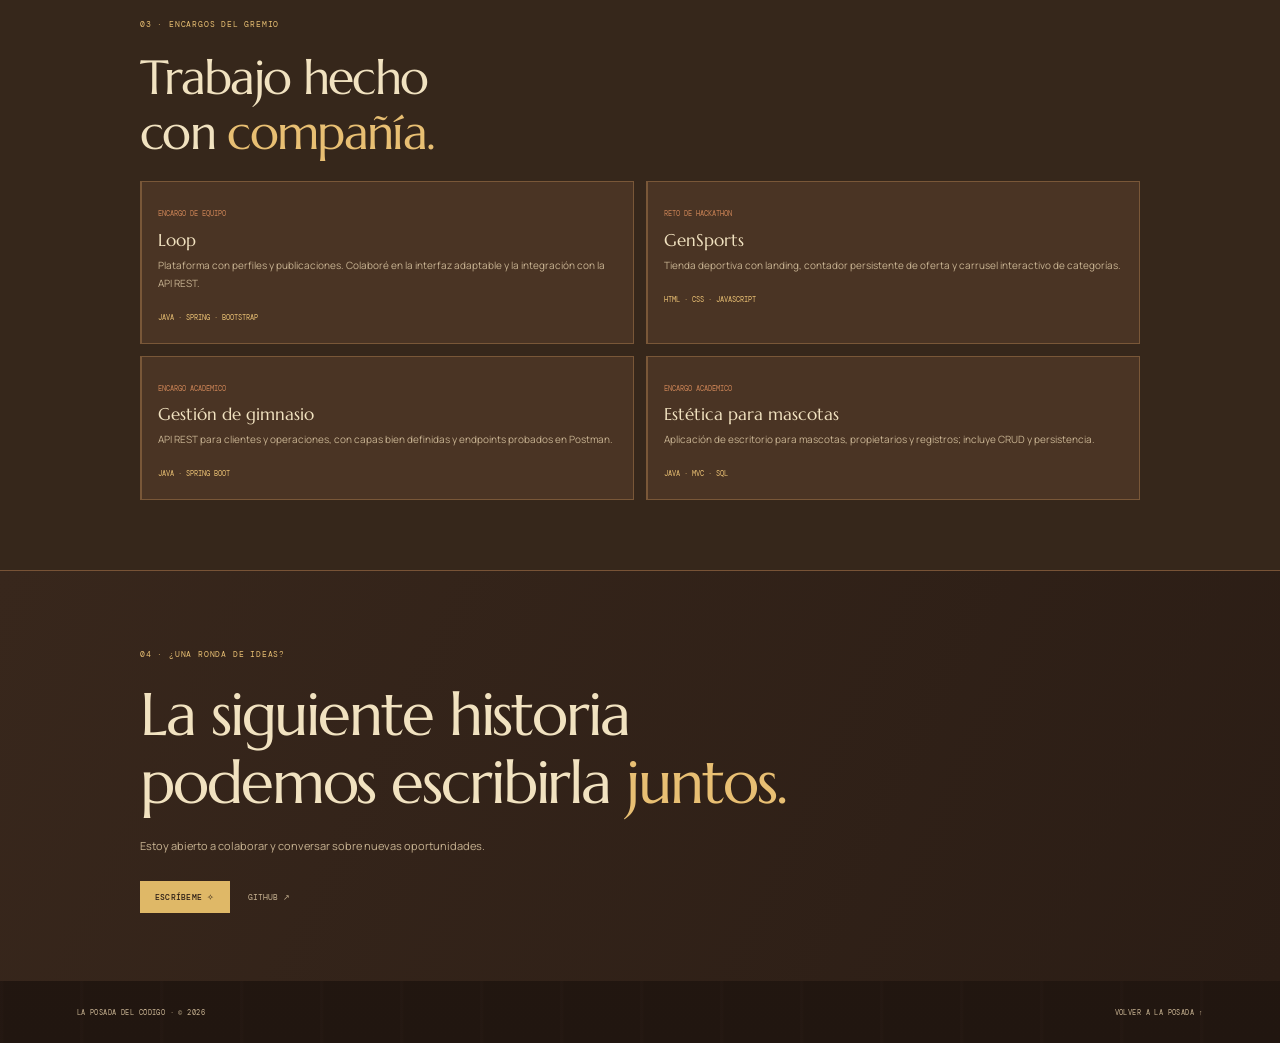
<file: fantasia-taberna.html>
<!doctype html>
<html lang="es">

<head>
    <meta charset="utf-8">
    <meta name="viewport" content="width=device-width, initial-scale=1">
    <meta name="theme-color" content="#281b14">
    <title>Ángel — La posada del código</title>
    <link rel="preconnect" href="https://fonts.googleapis.com">
    <link rel="preconnect" href="https://fonts.gstatic.com" crossorigin>
    <link
        href="https://fonts.googleapis.com/css2?family=DM+Mono:wght@400;500&family=Marcellus&family=Manrope:wght@400;600;700;800&display=swap"
        rel="stylesheet">
    <link rel="stylesheet" href="./CSS/fantasia-variantes.css">
</head>

<body class="theme-tavern">
    <header><a class="brand" href="#inicio">✦ LA POSADA DEL CÓDIGO</a>
        <nav><a href="#perfil">EL VIAJERO</a><a href="#habilidades">EQUIPO</a><a href="#proyectos">ENCARGOS</a><a
                href="#contacto">CONTACTO</a></nav>
    </header>
    <main>
        <section class="hero" id="inicio">
            <div>
                <p class="eyebrow">BIENVENIDO, VIAJERO · MESA 001</p>
                <h1>Una buena idea<br>siempre encuentra<br><em>su equipo.</em></h1>
                <p class="role">ÁNGEL OCHOA · DESARROLLADOR JAVA FULL STACK JR.</p>
                <p class="lead">En esta posada se reúnen la curiosidad y el código. Construyo soluciones web, APIs y
                    aplicaciones mientras sigo aprendiendo en cada encargo.</p><a class="action" href="#proyectos">VER
                    ENCARGOS <span>✧</span></a>
            </div>
            <aside class="character"><small>ANUNCIO DEL TABLÓN</small>
                <div class="notice"><b>SE BUSCA</b>
                    <h2>Compañero<br>de aventura</h2>
                    <p>JAVA · SPRING BOOT<br>WEB · APIs REST</p><span>RECOMPENSA: UNA SOLUCIÓN ÚTIL</span>
                </div>
                <div class="innkeeper">ANFITRIÓN <b>ÁNGEL</b></div>
            </aside>
        </section>
        <section class="content" id="perfil">
            <p class="eyebrow">01 · CUENTA DEL VIAJERO</p>
            <h2>Mi historia, junto<br>al <em>fuego.</em></h2>
            <div class="bio">
                <p>Desarrollador Java Full Stack Jr. con experiencia práctica desarrollando servicios REST y
                    aplicaciones web con Java, Spring Boot, MySQL y tecnologías Front-End.</p>
                <p>Me gusta crear código organizado con POO, arquitectura por capas y MVC. También he coordinado equipos
                    en entornos de alta demanda, experiencia que me enseñó a escuchar, priorizar y colaborar.</p>
            </div>
            <div class="tags"><span>GENERATION MÉXICO · JAVA FULL STACK</span><span>UNIVERSIDAD VERACRUZANA · LENGUA
                    INGLESA</span><span>INGLÉS C1</span></div>
        </section>
        <section class="content skills" id="habilidades">
            <p class="eyebrow">02 · EQUIPO EN LA MOCHILA</p>
            <h2>Herramientas para<br>el <em>camino.</em></h2>
            <div class="skill-grid"><b>⚒ Java <small>POO · LÓGICA</small></b><b>✧ Spring Boot <small>REST · HIBERNATE ·
                        MVC</small></b><b>◈ MySQL <small>PERSISTENCIA</small></b><b>✦ Front-End <small>HTML · CSS · JS ·
                        NODE · POSTMAN · GIT</small></b></div>
        </section>
        <section class="content projects" id="proyectos">
            <p class="eyebrow">03 · ENCARGOS DEL GREMIO</p>
            <h2>Trabajo hecho<br>con <em>compañía.</em></h2>
            <div class="project-grid">
                <article><small>ENCARGO DE EQUIPO</small>
                    <h3>Loop</h3>
                    <p>Plataforma con perfiles y publicaciones. Colaboré en la interfaz adaptable y la integración con
                        la API REST.</p><b>JAVA · SPRING · BOOTSTRAP</b>
                </article>
                <article><small>RETO DE HACKATHON</small>
                    <h3>GenSports</h3>
                    <p>Tienda deportiva con landing, contador persistente de oferta y carrusel interactivo de
                        categorías.</p><b>HTML · CSS · JAVASCRIPT</b>
                </article>
                <article><small>ENCARGO ACADÉMICO</small>
                    <h3>Gestión de gimnasio</h3>
                    <p>API REST para clientes y operaciones, con capas bien definidas y endpoints probados en Postman.
                    </p><b>JAVA · SPRING BOOT</b>
                </article>
                <article><small>ENCARGO ACADÉMICO</small>
                    <h3>Estética para mascotas</h3>
                    <p>Aplicación de escritorio para mascotas, propietarios y registros; incluye CRUD y persistencia.
                    </p><b>JAVA · MVC · SQL</b>
                </article>
            </div>
        </section>
        <section class="contact" id="contacto">
            <p class="eyebrow">04 · ¿UNA RONDA DE IDEAS?</p>
            <h2>La siguiente historia<br>podemos escribirla <em>juntos.</em></h2>
            <p>Estoy abierto a colaborar y conversar sobre nuevas oportunidades.</p><a class="action"
                href="mailto:2angelochoa3@gmail.com">ESCRÍBEME ✧</a><a class="social" href="https://github.com/iAJ23"
                target="_blank" rel="noopener noreferrer">GITHUB ↗</a>
        </section>
    </main>
    <footer><span>LA POSADA DEL CÓDIGO · © 2026</span><a href="#inicio">VOLVER A LA POSADA ↑</a></footer>
</body>

</html>
</file>
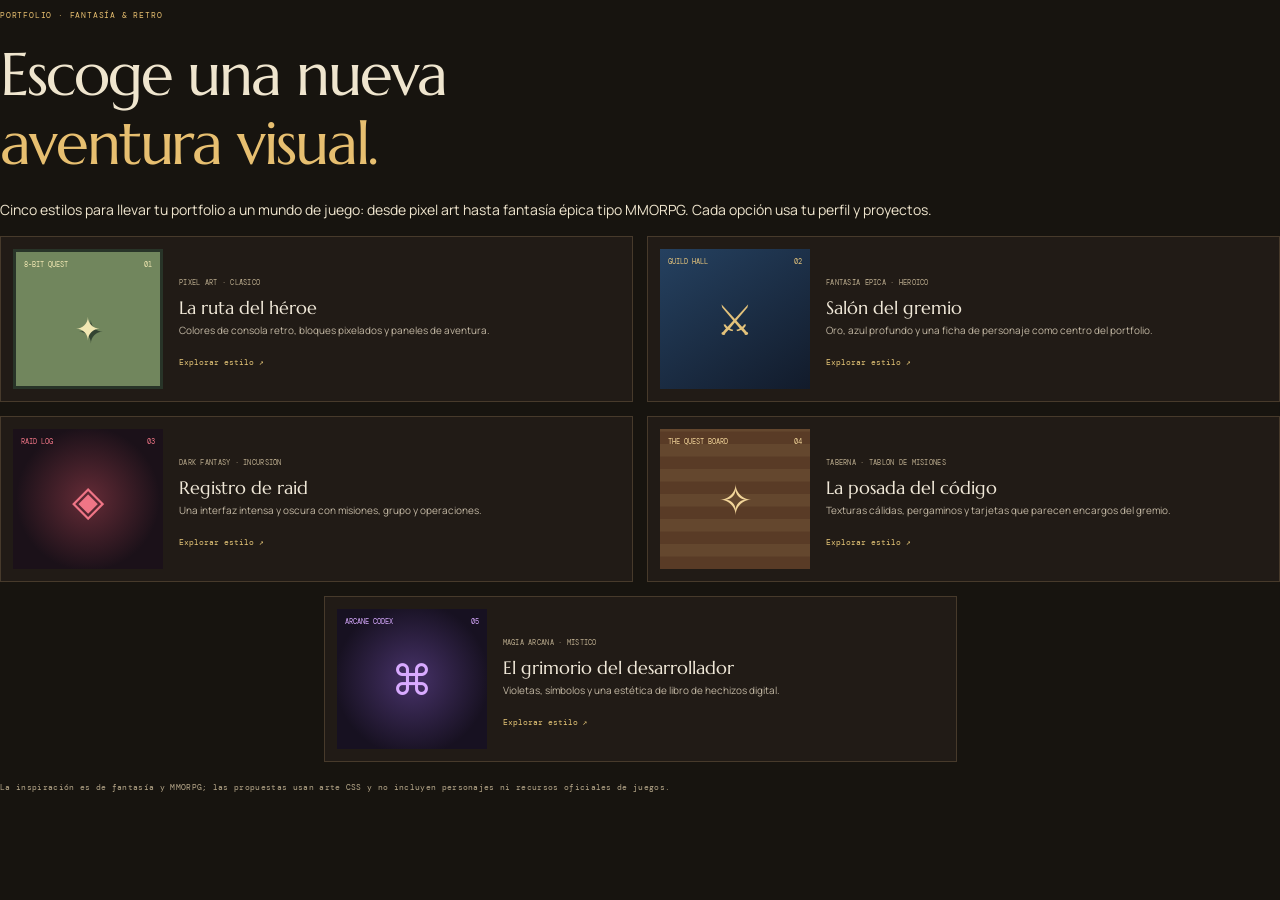
<file: fantasia-variantes.html>
<!doctype html>
<html lang="es">

<head>
    <meta charset="utf-8">
    <meta name="viewport" content="width=device-width, initial-scale=1">
    <meta name="theme-color" content="#17140f">
    <title>Fantasy & 8-bit — Ideas para portfolio</title>
    <link rel="preconnect" href="https://fonts.googleapis.com">
    <link rel="preconnect" href="https://fonts.gstatic.com" crossorigin>
    <link
        href="https://fonts.googleapis.com/css2?family=DM+Mono:wght@400;500&family=Manrope:wght@400;600;700;800&family=Marcellus&family=Press+Start+2P&display=swap"
        rel="stylesheet">
    <link rel="stylesheet" href="./CSS/fantasia-variantes.css">
</head>

<body>
    <main>
        <p class="eyebrow">PORTFOLIO · FANTASÍA & RETRO</p>
        <h1>Escoge una nueva<br><em>aventura visual.</em></h1>
        <p class="intro">Cinco estilos para llevar tu portfolio a un mundo de juego: desde pixel art hasta fantasía
            épica tipo MMORPG. Cada opción usa tu perfil y proyectos.</p>
        <div class="ideas">
            <a class="idea pixel" href="./fantasia-pixel.html">
                <div class="art"><span>8-BIT QUEST</span><b>01</b><i>✦</i></div>
                <div><small>PIXEL ART · CLÁSICO</small>
                    <h2>La ruta del héroe</h2>
                    <p>Colores de consola retro, bloques pixelados y paneles de aventura.</p><strong>Explorar estilo
                        ↗</strong>
                </div>
            </a>
            <a class="idea guild" href="./fantasia-gremio.html">
                <div class="art"><span>GUILD HALL</span><b>02</b><i>⚔</i></div>
                <div><small>FANTASÍA ÉPICA · HEROICO</small>
                    <h2>Salón del gremio</h2>
                    <p>Oro, azul profundo y una ficha de personaje como centro del portfolio.</p><strong>Explorar estilo
                        ↗</strong>
                </div>
            </a>
            <a class="idea raid" href="./fantasia-raid.html">
                <div class="art"><span>RAID LOG</span><b>03</b><i>◈</i></div>
                <div><small>DARK FANTASY · INCURSIÓN</small>
                    <h2>Registro de raid</h2>
                    <p>Una interfaz intensa y oscura con misiones, grupo y operaciones.</p><strong>Explorar estilo
                        ↗</strong>
                </div>
            </a>
            <a class="idea tavern" href="./fantasia-taberna.html">
                <div class="art"><span>THE QUEST BOARD</span><b>04</b><i>✧</i></div>
                <div><small>TABERNA · TABLÓN DE MISIONES</small>
                    <h2>La posada del código</h2>
                    <p>Texturas cálidas, pergaminos y tarjetas que parecen encargos del gremio.</p><strong>Explorar
                        estilo ↗</strong>
                </div>
            </a>
            <a class="idea arcane" href="./fantasia-grimorio.html">
                <div class="art"><span>ARCANE CODEX</span><b>05</b><i>⌘</i></div>
                <div><small>MAGIA ARCANA · MÍSTICO</small>
                    <h2>El grimorio del desarrollador</h2>
                    <p>Violetas, símbolos y una estética de libro de hechizos digital.</p><strong>Explorar estilo
                        ↗</strong>
                </div>
            </a>
        </div>
        <p class="note">La inspiración es de fantasía y MMORPG; las propuestas usan arte CSS y no incluyen personajes ni
            recursos oficiales de juegos.</p>
    </main>
</body>

</html>
</file>
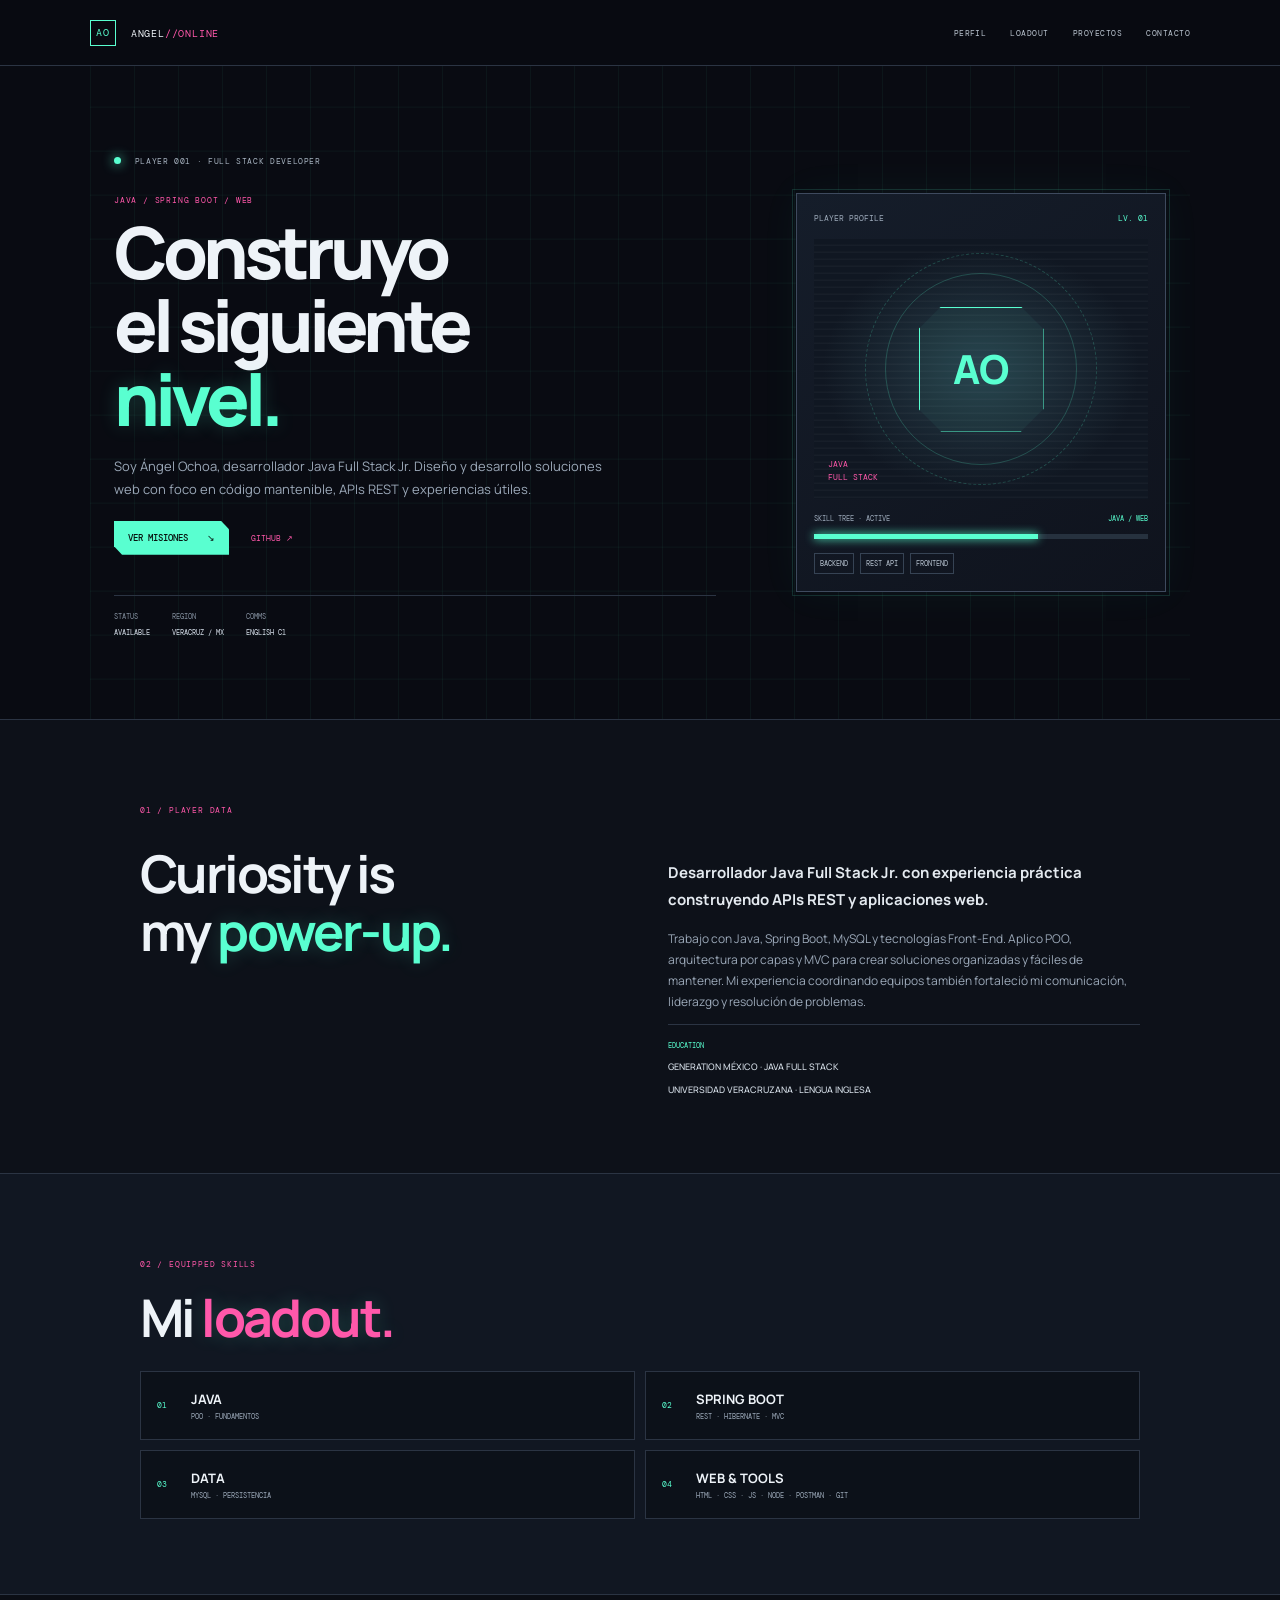
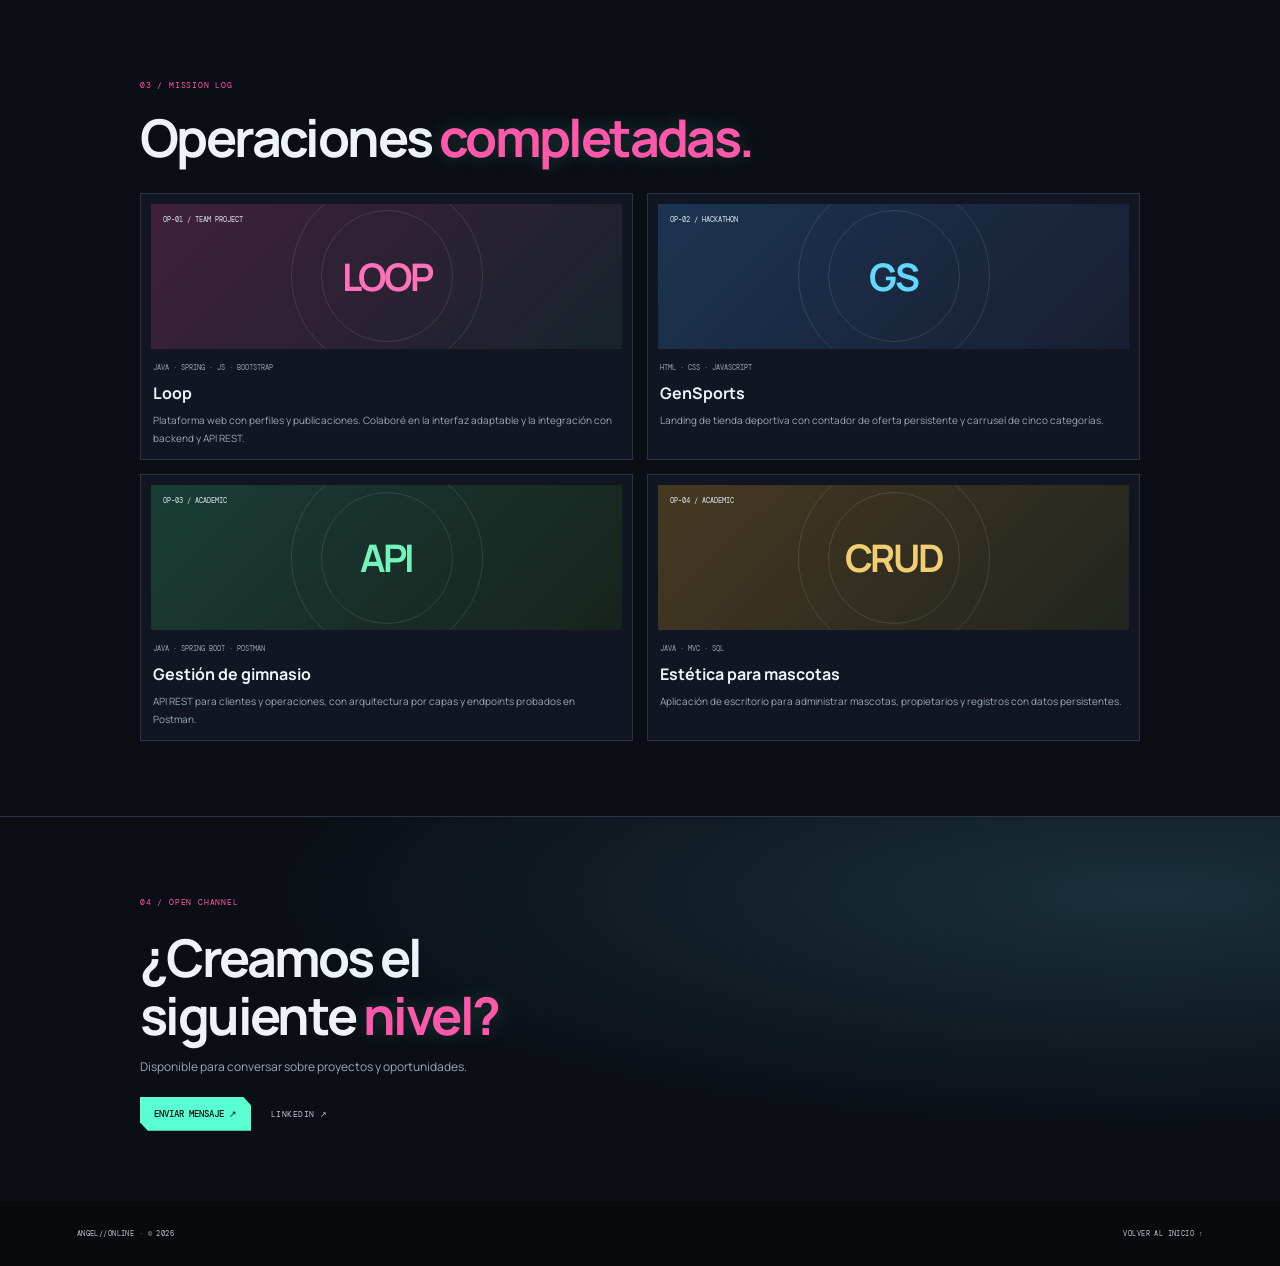
<file: gaming-cyber.html>
<!doctype html>
<html lang="es">

<head>
    <meta charset="utf-8">
    <meta name="viewport" content="width=device-width, initial-scale=1">
    <meta name="theme-color" content="#090b12">
    <title>Ángel Ochoa — Neon online</title>
    <link rel="preconnect" href="https://fonts.googleapis.com">
    <link rel="preconnect" href="https://fonts.gstatic.com" crossorigin>
    <link
        href="https://fonts.googleapis.com/css2?family=DM+Mono:wght@400;500&family=Manrope:wght@400;600;700;800&display=swap"
        rel="stylesheet">
    <link rel="stylesheet" href="./CSS/gaming-cyber.css">
</head>

<body>
    <header><a class="brand" href="#home"><i>AO</i> ANGEL<span>//ONLINE</span></a>
        <nav><a href="#about">PERFIL</a><a href="#loadout">LOADOUT</a><a href="#missions">PROYECTOS</a><a
                href="#contact">CONTACTO</a></nav>
    </header>
    <main>
        <section class="hero" id="home">
            <div class="hero-text">
                <p class="eyebrow"><b></b> PLAYER 001 · FULL STACK DEVELOPER</p>
                <p class="kicker">JAVA / SPRING BOOT / WEB</p>
                <h1>Construyo<br>el siguiente<br><em>nivel.</em></h1>
                <p class="intro">Soy Ángel Ochoa, desarrollador Java Full Stack Jr. Diseño y desarrollo soluciones web
                    con foco en código mantenible, APIs REST y experiencias útiles.</p>
                <div class="actions"><a class="button" href="#missions">VER MISIONES <span>↘</span></a><a class="link"
                        href="https://github.com/iAJ23" target="_blank" rel="noopener noreferrer">GITHUB ↗</a></div>
                <div class="hud"><span>STATUS <b>AVAILABLE</b></span><span>REGION <b>VERACRUZ / MX</b></span><span>COMMS
                        <b>ENGLISH C1</b></span></div>
            </div>
            <aside class="player-card">
                <div class="card-head"><span>PLAYER PROFILE</span><b>LV. 01</b></div>
                <div class="portrait">
                    <div class="scan"></div>
                    <div class="monogram">AO</div><span>JAVA<br>FULL STACK</span>
                </div>
                <div class="xp-label"><span>SKILL TREE · ACTIVE</span><span>JAVA / WEB</span></div>
                <div class="xp"><i></i></div>
                <div class="chips"><b>BACKEND</b><b>REST API</b><b>FRONTEND</b></div>
            </aside>
        </section>
        <section class="section about" id="about">
            <p class="section-index">01 / PLAYER DATA</p>
            <div class="columns">
                <h2>Curiosity is<br>my <em>power-up.</em></h2>
                <div>
                    <p class="lead">Desarrollador Java Full Stack Jr. con experiencia práctica construyendo APIs REST y
                        aplicaciones web.</p>
                    <p>Trabajo con Java, Spring Boot, MySQL y tecnologías Front-End. Aplico POO, arquitectura por capas
                        y MVC para crear soluciones organizadas y fáciles de mantener. Mi experiencia coordinando
                        equipos también fortaleció mi comunicación, liderazgo y resolución de problemas.</p>
                    <div class="edu"><span>EDUCATION</span><b>GENERATION MÉXICO · JAVA FULL STACK</b><b>UNIVERSIDAD
                            VERACRUZANA · LENGUA INGLESA</b></div>
                </div>
            </div>
        </section>
        <section class="section loadout" id="loadout">
            <p class="section-index">02 / EQUIPPED SKILLS</p>
            <h2>Mi <em>loadout.</em></h2>
            <div class="skill-grid">
                <div><i>01</i><b>JAVA</b><small>POO · FUNDAMENTOS</small></div>
                <div><i>02</i><b>SPRING BOOT</b><small>REST · HIBERNATE · MVC</small></div>
                <div><i>03</i><b>DATA</b><small>MYSQL · PERSISTENCIA</small></div>
                <div><i>04</i><b>WEB & TOOLS</b><small>HTML · CSS · JS · NODE · POSTMAN · GIT</small></div>
            </div>
        </section>
        <section class="section missions" id="missions">
            <p class="section-index">03 / MISSION LOG</p>
            <h2>Operaciones <em>completadas.</em></h2>
            <div class="mission-grid">
                <article>
                    <div class="mission-art pink"><span>OP-01 / TEAM PROJECT</span><b>LOOP</b></div><small>JAVA · SPRING
                        · JS · BOOTSTRAP</small>
                    <h3>Loop</h3>
                    <p>Plataforma web con perfiles y publicaciones. Colaboré en la interfaz adaptable y la integración
                        con backend y API REST.</p>
                </article>
                <article>
                    <div class="mission-art blue"><span>OP-02 / HACKATHON</span><b>GS</b></div><small>HTML · CSS ·
                        JAVASCRIPT</small>
                    <h3>GenSports</h3>
                    <p>Landing de tienda deportiva con contador de oferta persistente y carrusel de cinco categorías.
                    </p>
                </article>
                <article>
                    <div class="mission-art green"><span>OP-03 / ACADEMIC</span><b>API</b></div><small>JAVA · SPRING
                        BOOT · POSTMAN</small>
                    <h3>Gestión de gimnasio</h3>
                    <p>API REST para clientes y operaciones, con arquitectura por capas y endpoints probados en Postman.
                    </p>
                </article>
                <article>
                    <div class="mission-art gold"><span>OP-04 / ACADEMIC</span><b>CRUD</b></div><small>JAVA · MVC ·
                        SQL</small>
                    <h3>Estética para mascotas</h3>
                    <p>Aplicación de escritorio para administrar mascotas, propietarios y registros con datos
                        persistentes.</p>
                </article>
            </div>
        </section>
        <section class="contact" id="contact">
            <p class="section-index">04 / OPEN CHANNEL</p>
            <h2>¿Creamos el<br>siguiente <em>nivel?</em></h2>
            <p>Disponible para conversar sobre proyectos y oportunidades.</p><a class="button"
                href="mailto:2angelochoa3@gmail.com">ENVIAR MENSAJE ↗</a><a class="social"
                href="https://www.linkedin.com/in/angel-j-ochoa-dev/" target="_blank" rel="noopener noreferrer">LINKEDIN
                ↗</a>
        </section>
    </main>
    <footer><span>ANGEL//ONLINE · © 2026</span><a href="#home">VOLVER AL INICIO ↑</a></footer>
</body>

</html>
</file>
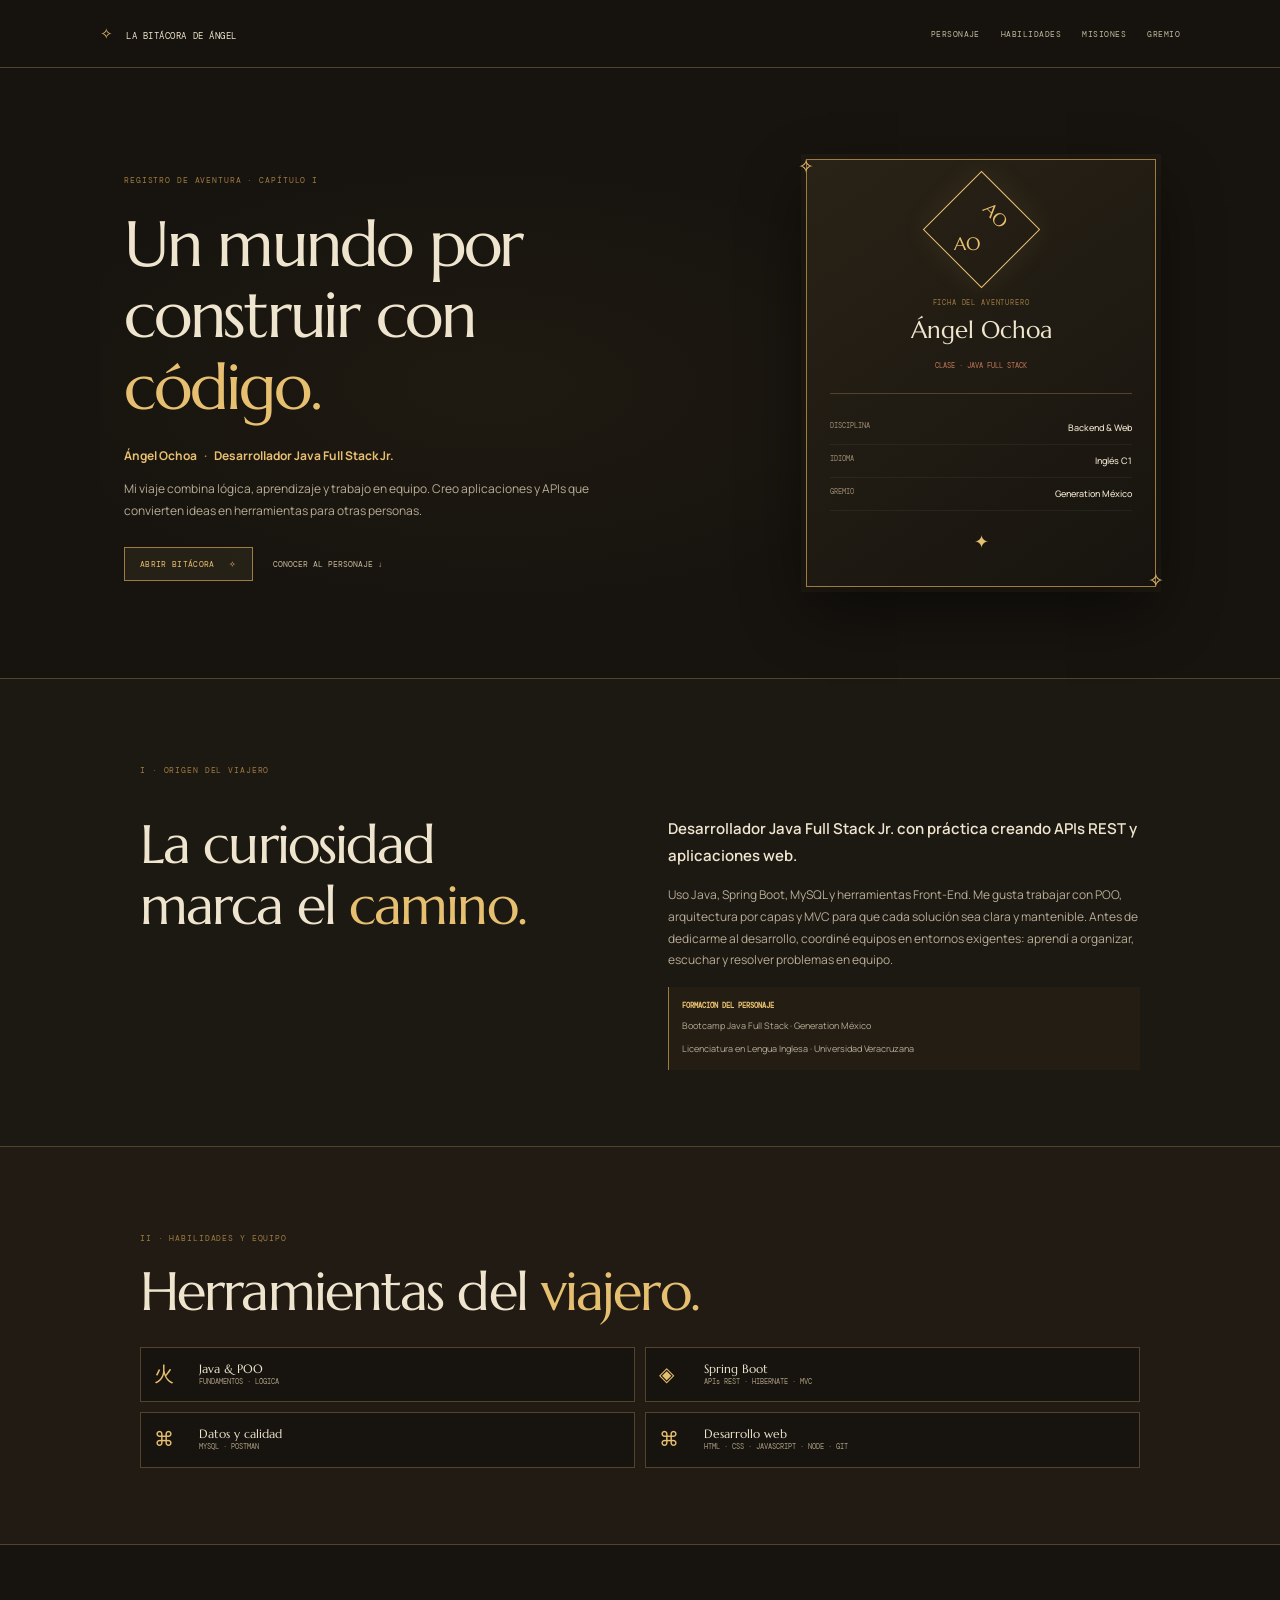
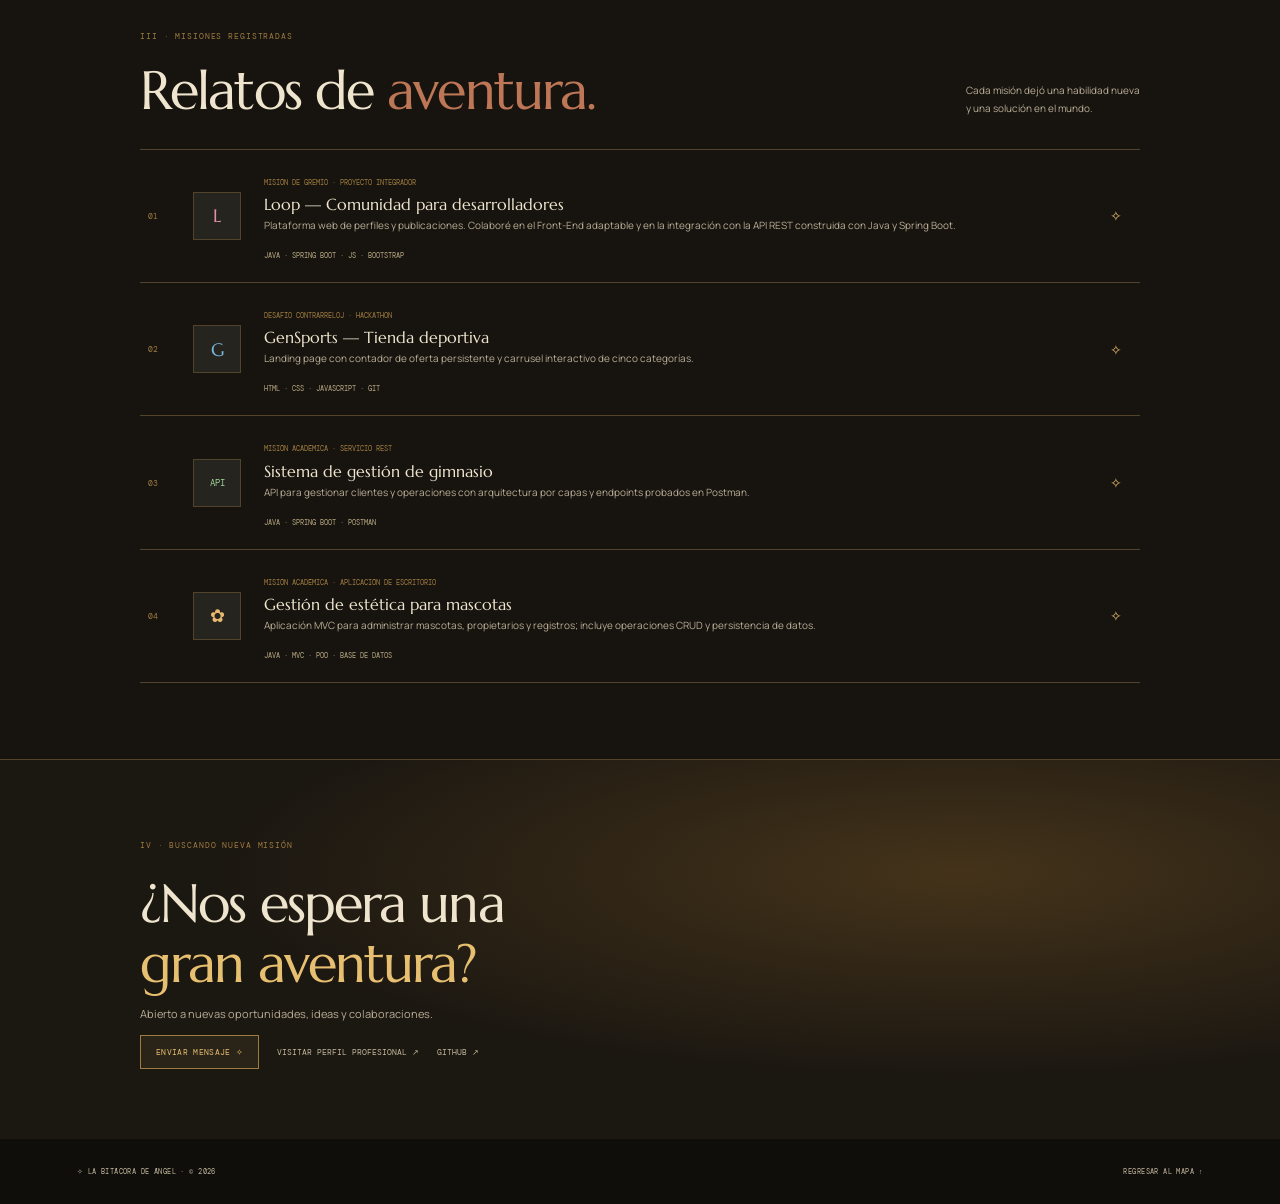
<file: gaming-rpg.html>
<!doctype html>
<html lang="es">

<head>
    <meta charset="utf-8">
    <meta name="viewport" content="width=device-width, initial-scale=1">
    <meta name="theme-color" content="#17140f">
    <title>Ángel — Bitácora del aventurero</title>
    <link rel="preconnect" href="https://fonts.googleapis.com">
    <link rel="preconnect" href="https://fonts.gstatic.com" crossorigin>
    <link
        href="https://fonts.googleapis.com/css2?family=DM+Mono:wght@400;500&family=Marcellus&family=Manrope:wght@400;600;700;800&display=swap"
        rel="stylesheet">
    <link rel="stylesheet" href="./CSS/gaming-rpg.css">
</head>

<body>
    <header><a class="brand" href="#inicio"><span>✧</span> LA BITÁCORA DE ÁNGEL</a>
        <nav><a href="#perfil">PERSONAJE</a><a href="#skills">HABILIDADES</a><a href="#quest">MISIONES</a><a
                href="#contacto">GREMIO</a></nav>
    </header>
    <main>
        <section class="hero" id="inicio">
            <div class="hero-copy">
                <p class="eyebrow">REGISTRO DE AVENTURA · CAPÍTULO I</p>
                <h1>Un mundo por<br>construir con<br><em>código.</em></h1>
                <p class="subtitle">Ángel Ochoa <span>·</span> Desarrollador Java Full Stack Jr.</p>
                <p class="intro">Mi viaje combina lógica, aprendizaje y trabajo en equipo. Creo aplicaciones y APIs que
                    convierten ideas en herramientas para otras personas.</p>
                <div class="actions"><a class="button" href="#quest">ABRIR BITÁCORA <span>✧</span></a><a
                        class="text-link" href="#perfil">CONOCER AL PERSONAJE ↓</a></div>
            </div>
            <aside class="character">
                <div class="crest">AO</div>
                <p class="card-label">FICHA DEL AVENTURERO</p>
                <h2>Ángel Ochoa</h2><span class="class-name">CLASE · JAVA FULL STACK</span>
                <div class="divider"></div>
                <div class="stat"><span>DISCIPLINA</span><b>Backend & Web</b></div>
                <div class="stat"><span>IDIOMA</span><b>Inglés C1</b></div>
                <div class="stat"><span>GREMIO</span><b>Generation México</b></div>
                <div class="rune">✦</div>
            </aside>
        </section>
        <section class="section profile" id="perfil">
            <p class="section-label">I · ORIGEN DEL VIAJERO</p>
            <div class="split">
                <h2>La curiosidad<br>marca el <em>camino.</em></h2>
                <div>
                    <p class="lead">Desarrollador Java Full Stack Jr. con práctica creando APIs REST y aplicaciones web.
                    </p>
                    <p>Uso Java, Spring Boot, MySQL y herramientas Front-End. Me gusta trabajar con POO, arquitectura
                        por capas y MVC para que cada solución sea clara y mantenible. Antes de dedicarme al desarrollo,
                        coordiné equipos en entornos exigentes: aprendí a organizar, escuchar y resolver problemas en
                        equipo.</p>
                    <div class="education"><b>FORMACIÓN DEL PERSONAJE</b><span>Bootcamp Java Full Stack · Generation
                            México</span><span>Licenciatura en Lengua Inglesa · Universidad Veracruzana</span></div>
                </div>
            </div>
        </section>
        <section class="section skills" id="skills">
            <p class="section-label">II · HABILIDADES Y EQUIPO</p>
            <h2>Herramientas del <em>viajero.</em></h2>
            <div class="skill-list">
                <div><span class="rune-icon">火</span><b>Java & POO</b><small>FUNDAMENTOS · LÓGICA</small></div>
                <div><span class="rune-icon">◈</span><b>Spring Boot</b><small>APIs REST · HIBERNATE · MVC</small></div>
                <div><span class="rune-icon">⌘</span><b>Datos y calidad</b><small>MYSQL · POSTMAN</small></div>
                <div><span class="rune-icon">⌘</span><b>Desarrollo web</b><small>HTML · CSS · JAVASCRIPT · NODE ·
                        GIT</small></div>
            </div>
        </section>
        <section class="section quests" id="quest">
            <p class="section-label">III · MISIONES REGISTRADAS</p>
            <div class="quest-heading">
                <h2>Relatos de <em>aventura.</em></h2>
                <p>Cada misión dejó una habilidad nueva<br>y una solución en el mundo.</p>
            </div>
            <div class="quest-list">
                <article><span class="quest-number">01</span>
                    <div class="quest-icon icon-loop">L</div>
                    <div class="quest-body"><small>MISIÓN DE GREMIO · PROYECTO INTEGRADOR</small>
                        <h3>Loop — Comunidad para desarrolladores</h3>
                        <p>Plataforma web de perfiles y publicaciones. Colaboré en el Front-End adaptable y en la
                            integración con la API REST construida con Java y Spring Boot.</p><b>JAVA · SPRING BOOT · JS
                            · BOOTSTRAP</b>
                    </div><span class="reward">✧</span>
                </article>
                <article><span class="quest-number">02</span>
                    <div class="quest-icon icon-sport">G</div>
                    <div class="quest-body"><small>DESAFÍO CONTRARRELOJ · HACKATHON</small>
                        <h3>GenSports — Tienda deportiva</h3>
                        <p>Landing page con contador de oferta persistente y carrusel interactivo de cinco categorías.
                        </p><b>HTML · CSS · JAVASCRIPT · GIT</b>
                    </div><span class="reward">✧</span>
                </article>
                <article><span class="quest-number">03</span>
                    <div class="quest-icon icon-gym">API</div>
                    <div class="quest-body"><small>MISIÓN ACADÉMICA · SERVICIO REST</small>
                        <h3>Sistema de gestión de gimnasio</h3>
                        <p>API para gestionar clientes y operaciones con arquitectura por capas y endpoints probados en
                            Postman.</p><b>JAVA · SPRING BOOT · POSTMAN</b>
                    </div><span class="reward">✧</span>
                </article>
                <article><span class="quest-number">04</span>
                    <div class="quest-icon icon-pet">✿</div>
                    <div class="quest-body"><small>MISIÓN ACADÉMICA · APLICACIÓN DE ESCRITORIO</small>
                        <h3>Gestión de estética para mascotas</h3>
                        <p>Aplicación MVC para administrar mascotas, propietarios y registros; incluye operaciones CRUD
                            y persistencia de datos.</p><b>JAVA · MVC · POO · BASE DE DATOS</b>
                    </div><span class="reward">✧</span>
                </article>
            </div>
        </section>
        <section class="contact" id="contacto">
            <p class="section-label">IV · BUSCANDO NUEVA MISIÓN</p>
            <h2>¿Nos espera una<br><em>gran aventura?</em></h2>
            <p>Abierto a nuevas oportunidades, ideas y colaboraciones.</p><a class="button"
                href="mailto:2angelochoa3@gmail.com">ENVIAR MENSAJE ✧</a><a class="profile-link"
                href="https://www.linkedin.com/in/angel-j-ochoa-dev/" target="_blank" rel="noopener noreferrer">VISITAR
                PERFIL PROFESIONAL ↗</a><a class="github" href="https://github.com/iAJ23" target="_blank"
                rel="noopener noreferrer">GITHUB ↗</a>
        </section>
    </main>
    <footer><span>✧ LA BITÁCORA DE ÁNGEL · © 2026</span><a href="#inicio">REGRESAR AL MAPA ↑</a></footer>
</body>

</html>
</file>
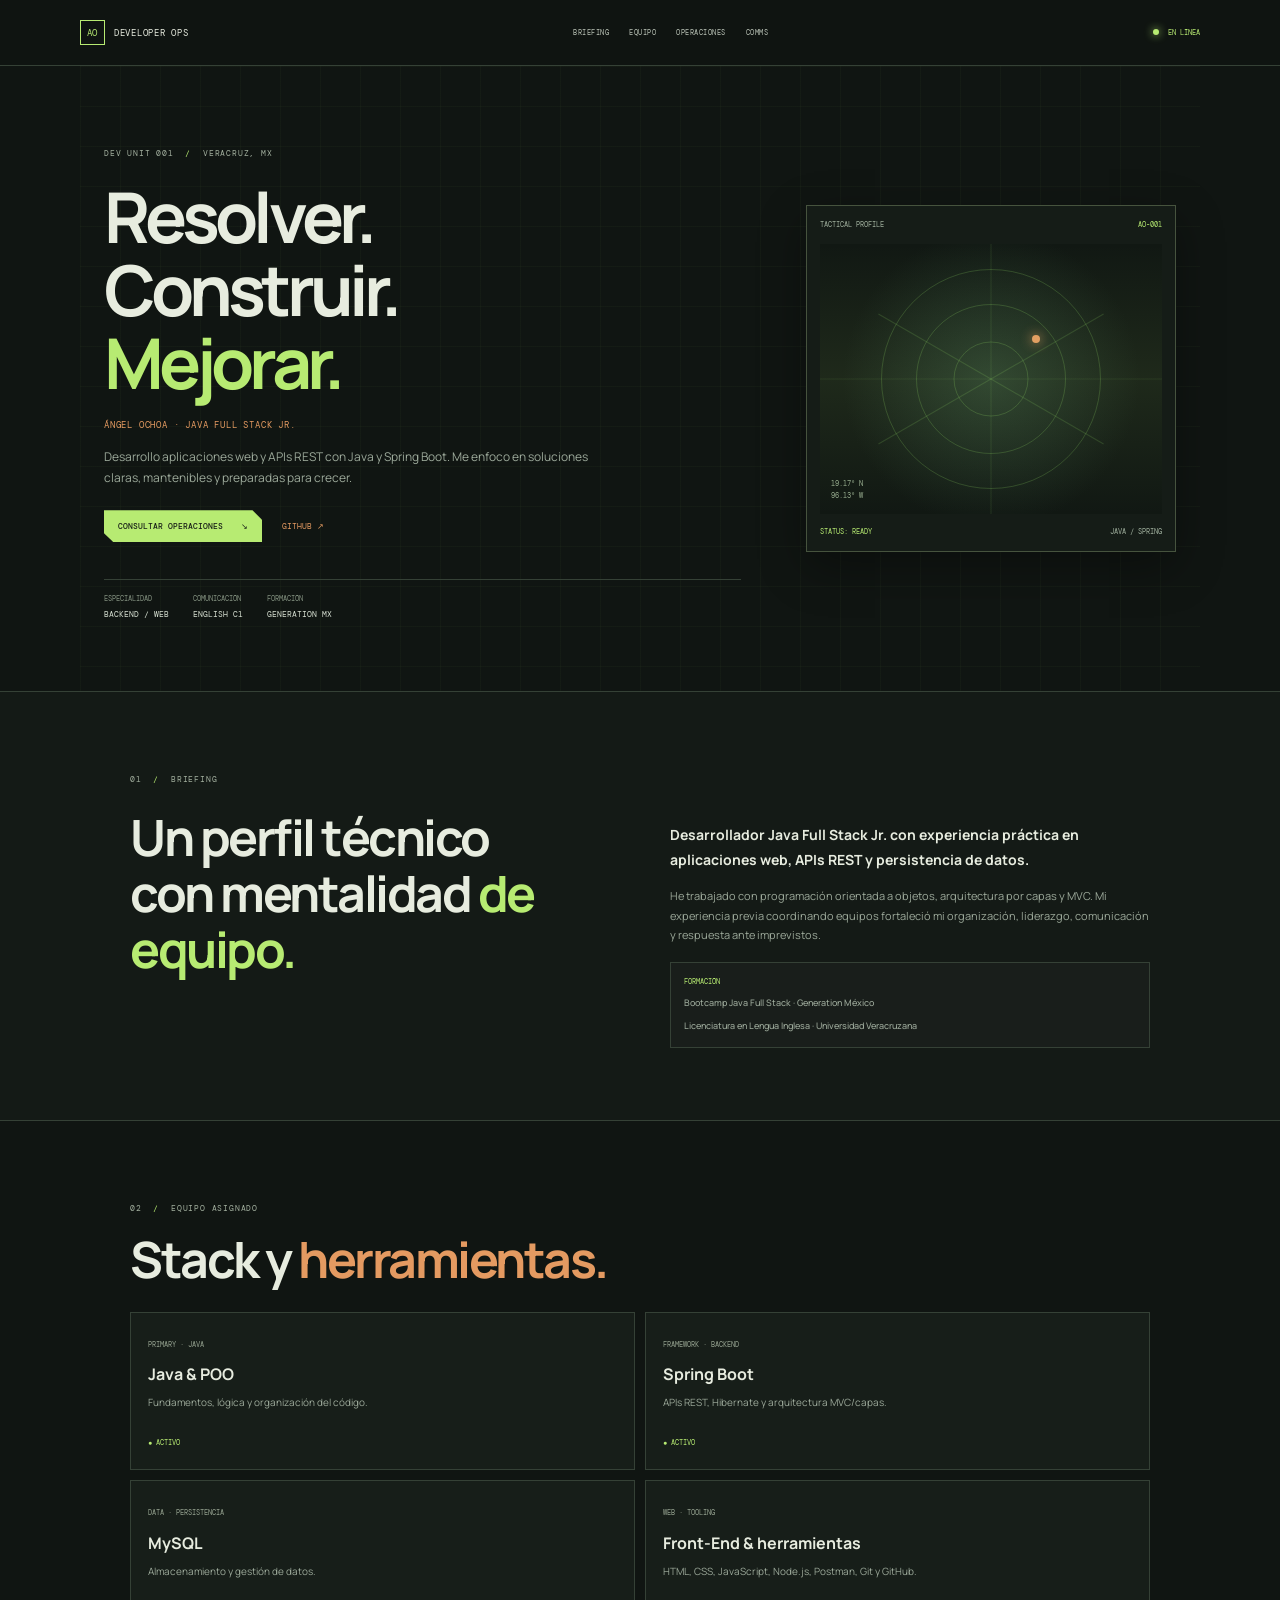
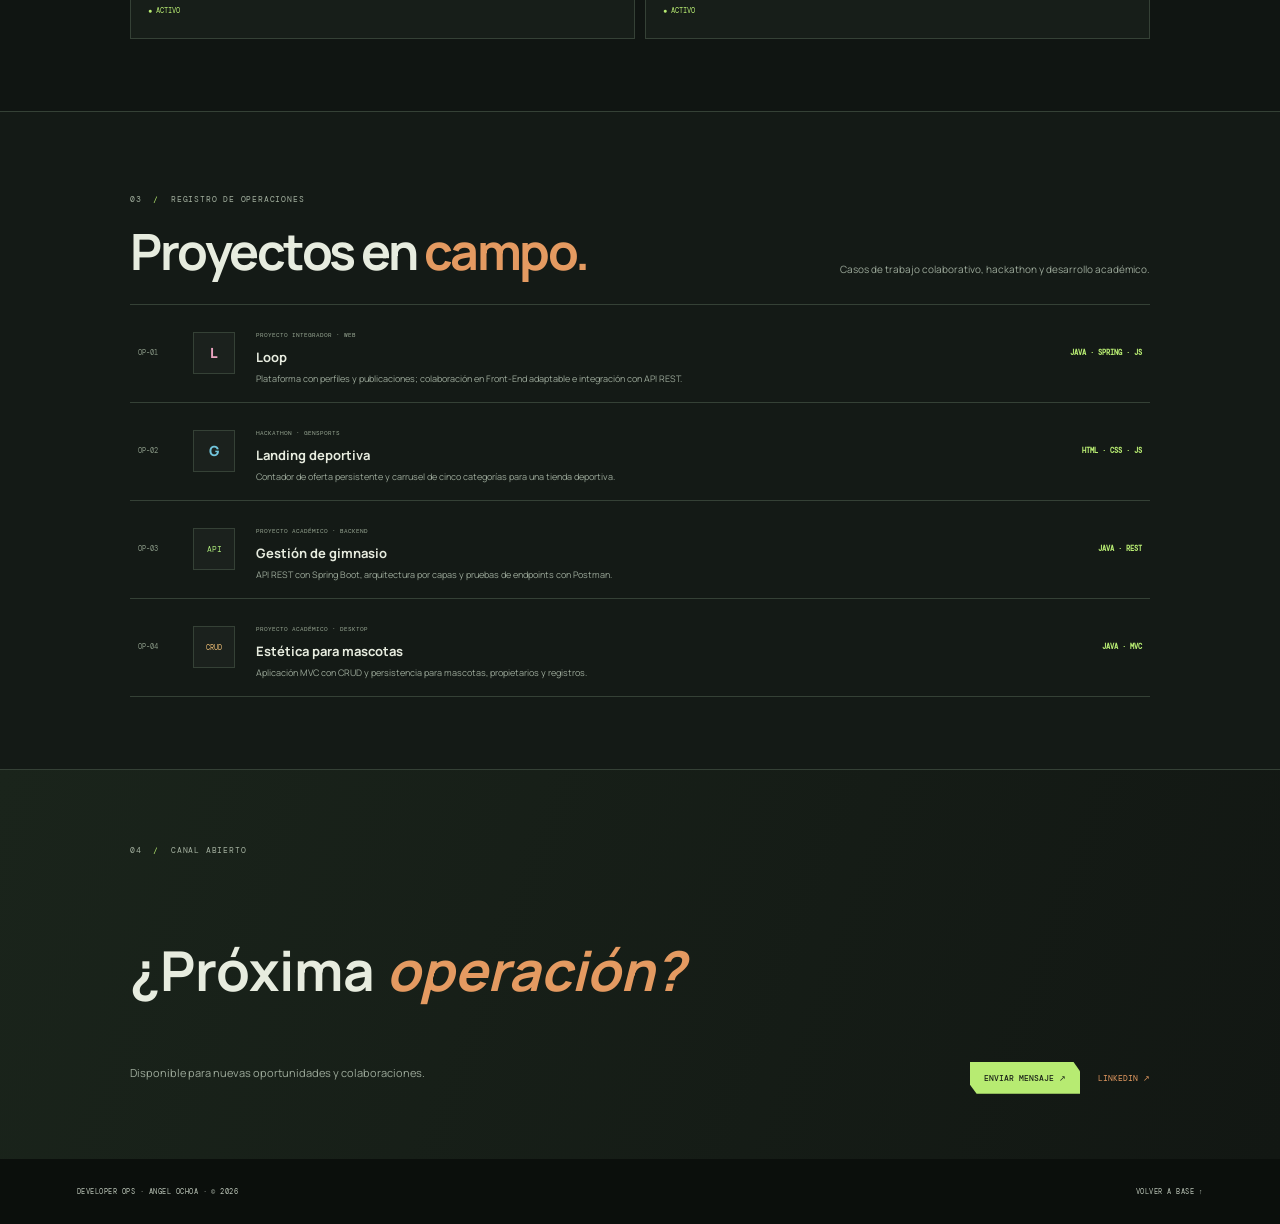
<file: gaming-tactical.html>
<!doctype html>
<html lang="es">

<head>
    <meta charset="utf-8">
    <meta name="viewport" content="width=device-width, initial-scale=1">
    <meta name="theme-color" content="#101512">
    <title>Ángel Ochoa — Developer Ops</title>
    <link rel="preconnect" href="https://fonts.googleapis.com">
    <link rel="preconnect" href="https://fonts.gstatic.com" crossorigin>
    <link
        href="https://fonts.googleapis.com/css2?family=DM+Mono:wght@400;500&family=Manrope:wght@400;600;700;800&display=swap"
        rel="stylesheet">
    <link rel="stylesheet" href="./CSS/gaming-tactical.css">
</head>

<body>
    <header><a class="brand" href="#inicio"><span>AO</span> DEVELOPER OPS</a>
        <nav><a href="#perfil">BRIEFING</a><a href="#equipo">EQUIPO</a><a href="#misiones">OPERACIONES</a><a
                href="#contacto">COMMS</a></nav>
        <div class="online"><i></i> EN LÍNEA</div>
    </header>
    <main>
        <section class="hero" id="inicio">
            <div class="hero-copy">
                <p class="eyebrow">DEV UNIT 001 <span>/</span> VERACRUZ, MX</p>
                <h1>Resolver.<br>Construir.<br><em>Mejorar.</em></h1>
                <p class="role">ÁNGEL OCHOA · JAVA FULL STACK JR.</p>
                <p class="intro">Desarrollo aplicaciones web y APIs REST con Java y Spring Boot. Me enfoco en soluciones
                    claras, mantenibles y preparadas para crecer.</p>
                <div class="hero-actions"><a class="button" href="#misiones">CONSULTAR OPERACIONES <span>↘</span></a><a
                        class="external" href="https://github.com/iAJ23" target="_blank"
                        rel="noopener noreferrer">GITHUB ↗</a></div>
                <div class="brief-stats">
                    <div><small>ESPECIALIDAD</small><b>BACKEND / WEB</b></div>
                    <div><small>COMUNICACIÓN</small><b>ENGLISH C1</b></div>
                    <div><small>FORMACIÓN</small><b>GENERATION MX</b></div>
                </div>
            </div>
            <aside class="radar">
                <div class="radar-head"><span>TACTICAL PROFILE</span><b>AO-001</b></div>
                <div class="radar-screen">
                    <div class="crosshair"></div>
                    <div class="radar-ring ring-one"></div>
                    <div class="radar-ring ring-two"></div>
                    <div class="radar-ring ring-three"></div>
                    <div class="blip"></div><span class="coord">19.17° N<br>96.13° W</span><span
                        class="scan-line"></span>
                </div>
                <div class="radar-foot"><span>STATUS: READY</span><span>JAVA / SPRING</span></div>
            </aside>
        </section>
        <section class="section profile" id="perfil">
            <p class="section-tag">01 <span>/</span> BRIEFING</p>
            <div class="profile-grid">
                <h2>Un perfil técnico<br>con mentalidad <em>de equipo.</em></h2>
                <div>
                    <p class="lead">Desarrollador Java Full Stack Jr. con experiencia práctica en aplicaciones web, APIs
                        REST y persistencia de datos.</p>
                    <p>He trabajado con programación orientada a objetos, arquitectura por capas y MVC. Mi experiencia
                        previa coordinando equipos fortaleció mi organización, liderazgo, comunicación y respuesta ante
                        imprevistos.</p>
                    <div class="training"><span>FORMACIÓN</span><b>Bootcamp Java Full Stack · Generation
                            México</b><b>Licenciatura en Lengua Inglesa · Universidad Veracruzana</b></div>
                </div>
            </div>
        </section>
        <section class="section equipment" id="equipo">
            <p class="section-tag">02 <span>/</span> EQUIPO ASIGNADO</p>
            <h2>Stack y <em>herramientas.</em></h2>
            <div class="equipment-grid">
                <article><small>PRIMARY · JAVA</small>
                    <h3>Java & POO</h3>
                    <p>Fundamentos, lógica y organización del código.</p><b>● ACTIVO</b>
                </article>
                <article><small>FRAMEWORK · BACKEND</small>
                    <h3>Spring Boot</h3>
                    <p>APIs REST, Hibernate y arquitectura MVC/capas.</p><b>● ACTIVO</b>
                </article>
                <article><small>DATA · PERSISTENCIA</small>
                    <h3>MySQL</h3>
                    <p>Almacenamiento y gestión de datos.</p><b>● ACTIVO</b>
                </article>
                <article><small>WEB · TOOLING</small>
                    <h3>Front-End & herramientas</h3>
                    <p>HTML, CSS, JavaScript, Node.js, Postman, Git y GitHub.</p><b>● ACTIVO</b>
                </article>
            </div>
        </section>
        <section class="section operations" id="misiones">
            <p class="section-tag">03 <span>/</span> REGISTRO DE OPERACIONES</p>
            <div class="ops-heading">
                <h2>Proyectos en <em>campo.</em></h2>
                <p>Casos de trabajo colaborativo, hackathon y desarrollo académico.</p>
            </div>
            <div class="ops-table">
                <article><span class="op-id">OP-01</span>
                    <div class="op-icon loop">L</div>
                    <div><small>PROYECTO INTEGRADOR · WEB</small>
                        <h3>Loop</h3>
                        <p>Plataforma con perfiles y publicaciones; colaboración en Front-End adaptable e integración
                            con API REST.</p>
                    </div><b class="op-tech">JAVA · SPRING · JS</b>
                </article>
                <article><span class="op-id">OP-02</span>
                    <div class="op-icon sport">G</div>
                    <div><small>HACKATHON · GENSPORTS</small>
                        <h3>Landing deportiva</h3>
                        <p>Contador de oferta persistente y carrusel de cinco categorías para una tienda deportiva.</p>
                    </div><b class="op-tech">HTML · CSS · JS</b>
                </article>
                <article><span class="op-id">OP-03</span>
                    <div class="op-icon gym">API</div>
                    <div><small>PROYECTO ACADÉMICO · BACKEND</small>
                        <h3>Gestión de gimnasio</h3>
                        <p>API REST con Spring Boot, arquitectura por capas y pruebas de endpoints con Postman.</p>
                    </div><b class="op-tech">JAVA · REST</b>
                </article>
                <article><span class="op-id">OP-04</span>
                    <div class="op-icon pet">CRUD</div>
                    <div><small>PROYECTO ACADÉMICO · DESKTOP</small>
                        <h3>Estética para mascotas</h3>
                        <p>Aplicación MVC con CRUD y persistencia para mascotas, propietarios y registros.</p>
                    </div><b class="op-tech">JAVA · MVC</b>
                </article>
            </div>
        </section>
        <section class="contact" id="contacto">
            <p class="section-tag">04 <span>/</span> CANAL ABIERTO</p>
            <div class="contact-row">
                <div>
                    <h2>¿Próxima <em>operación?</em></h2>
                    <p>Disponible para nuevas oportunidades y colaboraciones.</p>
                </div>
                <div><a class="button" href="mailto:2angelochoa3@gmail.com">ENVIAR MENSAJE ↗</a><a class="external"
                        href="https://www.linkedin.com/in/angel-j-ochoa-dev/" target="_blank"
                        rel="noopener noreferrer">LINKEDIN ↗</a></div>
            </div>
        </section>
    </main>
    <footer><span>DEVELOPER OPS · ANGEL OCHOA · © 2026</span><a href="#inicio">VOLVER A BASE ↑</a></footer>
</body>

</html>
</file>
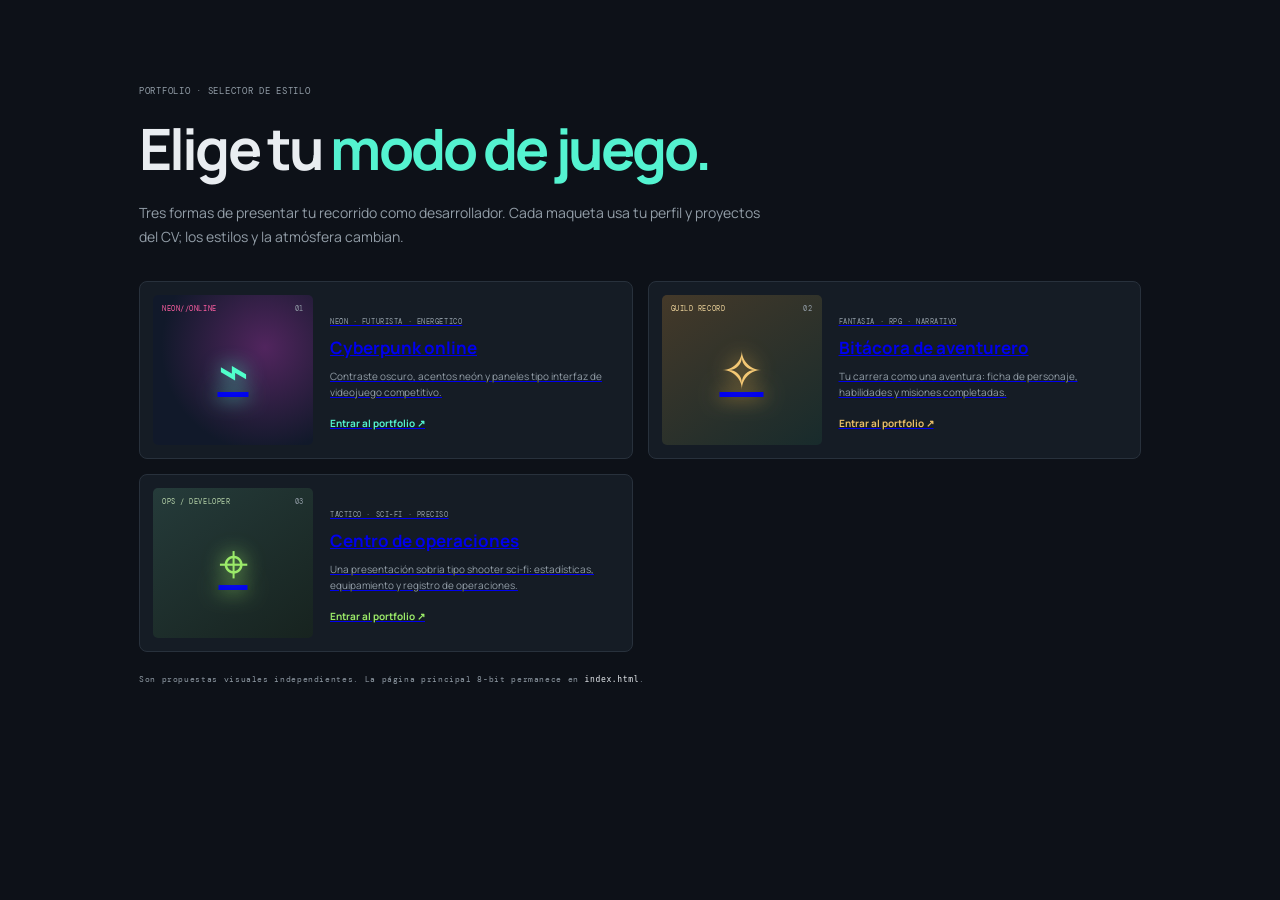
<file: gaming-variantes.html>
<!doctype html>
<html lang="es">

<head>
    <meta charset="utf-8">
    <meta name="viewport" content="width=device-width, initial-scale=1">
    <meta name="theme-color" content="#0d1118">
    <title>Diseños gaming — Portfolio de Ángel</title>
    <link rel="preconnect" href="https://fonts.googleapis.com">
    <link rel="preconnect" href="https://fonts.gstatic.com" crossorigin>
    <link
        href="https://fonts.googleapis.com/css2?family=DM+Mono:wght@400;500&family=Manrope:wght@400;600;700;800&display=swap"
        rel="stylesheet">
    <link rel="stylesheet" href="./CSS/gaming-variantes.css">
</head>

<body>
    <main>
        <p class="eyebrow">PORTFOLIO · SELECTOR DE ESTILO</p>
        <h1>Elige tu <span>modo de juego.</span></h1>
        <p class="intro">Tres formas de presentar tu recorrido como desarrollador. Cada maqueta usa tu perfil y
            proyectos del CV; los estilos y la atmósfera cambian.</p>
        <div class="options"><a class="option cyber" href="./gaming-cyber.html">
                <div class="preview"><span>NEON//ONLINE</span><b>01</b><i>⌁</i></div>
                <div><small>NEÓN · FUTURISTA · ENERGÉTICO</small>
                    <h2>Cyberpunk online</h2>
                    <p>Contraste oscuro, acentos neón y paneles tipo interfaz de videojuego competitivo.</p>
                    <strong>Entrar al portfolio ↗</strong>
                </div>
            </a><a class="option rpg" href="./gaming-rpg.html">
                <div class="preview"><span>GUILD RECORD</span><b>02</b><i>✧</i></div>
                <div><small>FANTASÍA · RPG · NARRATIVO</small>
                    <h2>Bitácora de aventurero</h2>
                    <p>Tu carrera como una aventura: ficha de personaje, habilidades y misiones completadas.</p>
                    <strong>Entrar al portfolio ↗</strong>
                </div>
            </a><a class="option tactical" href="./gaming-tactical.html">
                <div class="preview"><span>OPS / DEVELOPER</span><b>03</b><i>⌖</i></div>
                <div><small>TÁCTICO · SCI-FI · PRECISO</small>
                    <h2>Centro de operaciones</h2>
                    <p>Una presentación sobria tipo shooter sci-fi: estadísticas, equipamiento y registro de
                        operaciones.</p><strong>Entrar al portfolio ↗</strong>
                </div>
            </a></div>
        <p class="note">Son propuestas visuales independientes. La página principal 8-bit permanece en
            <code>index.html</code>.</p>
    </main>
</body>

</html>
</file>
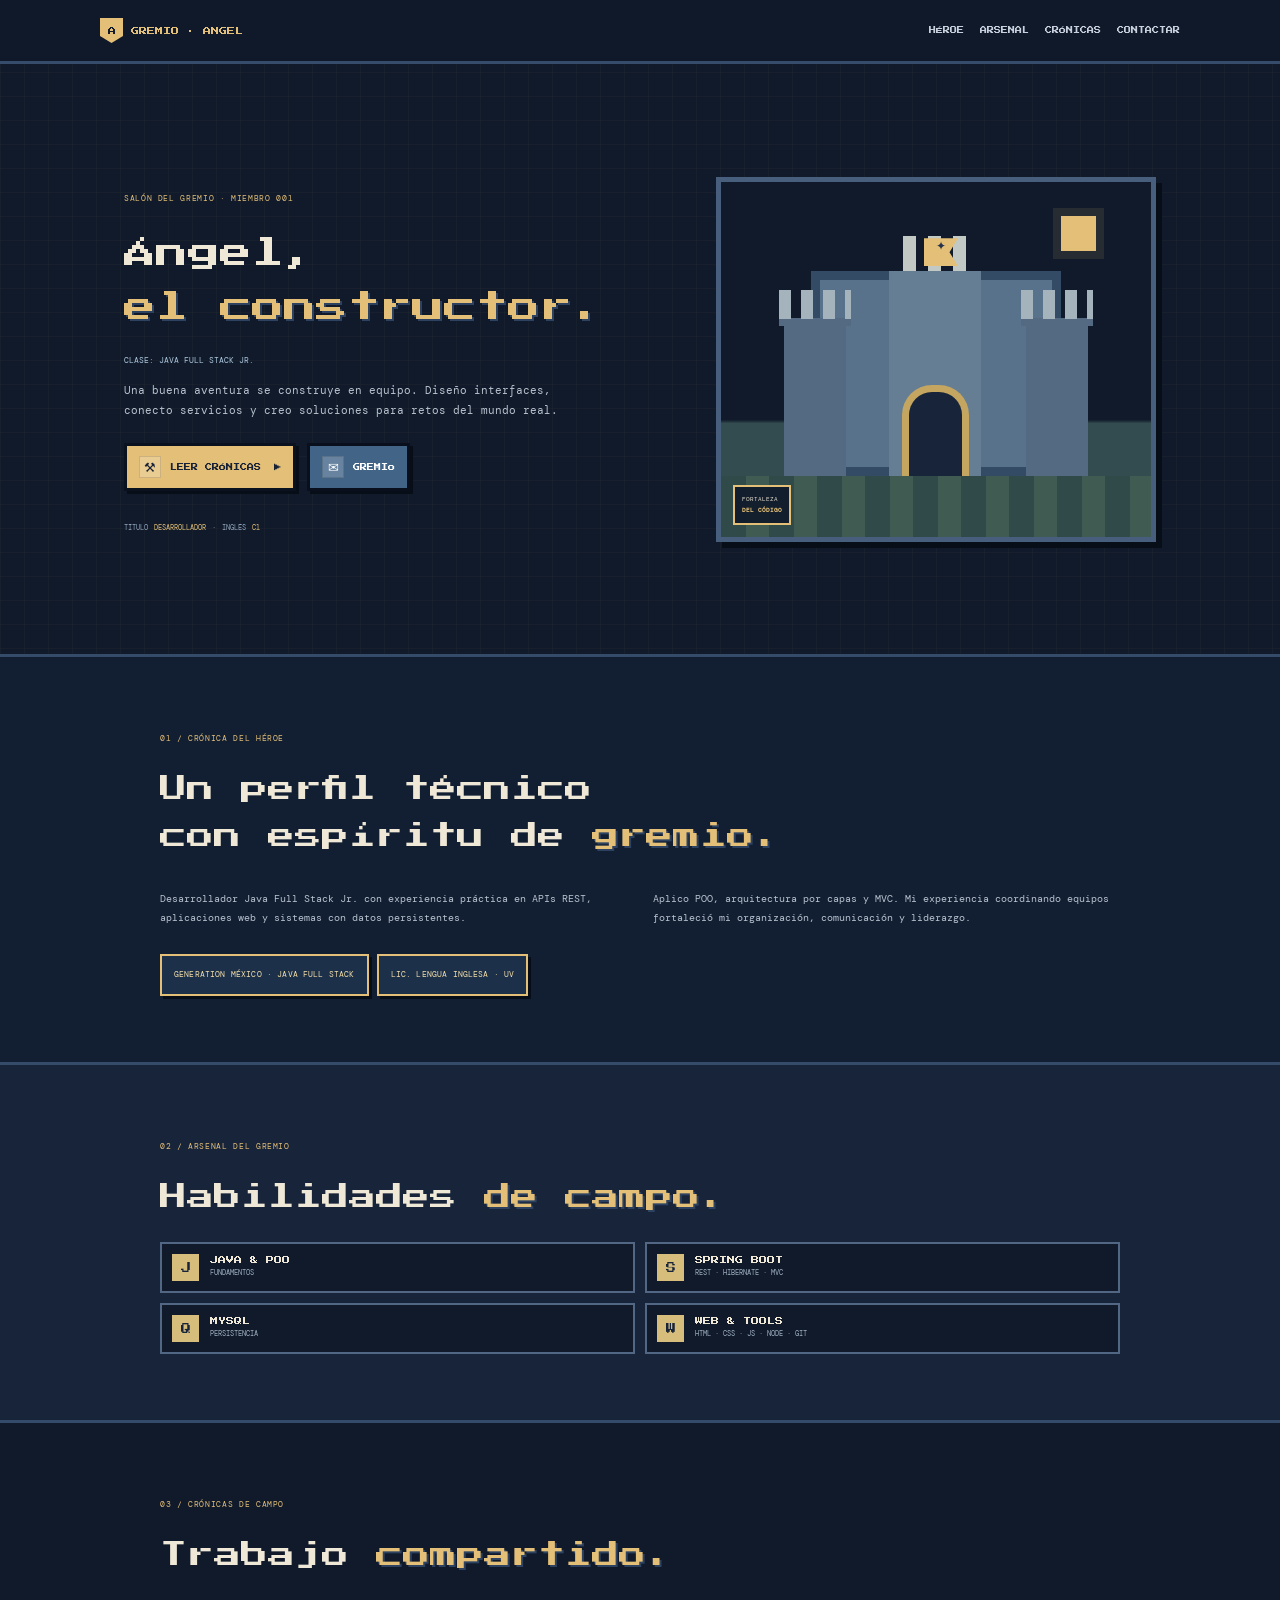
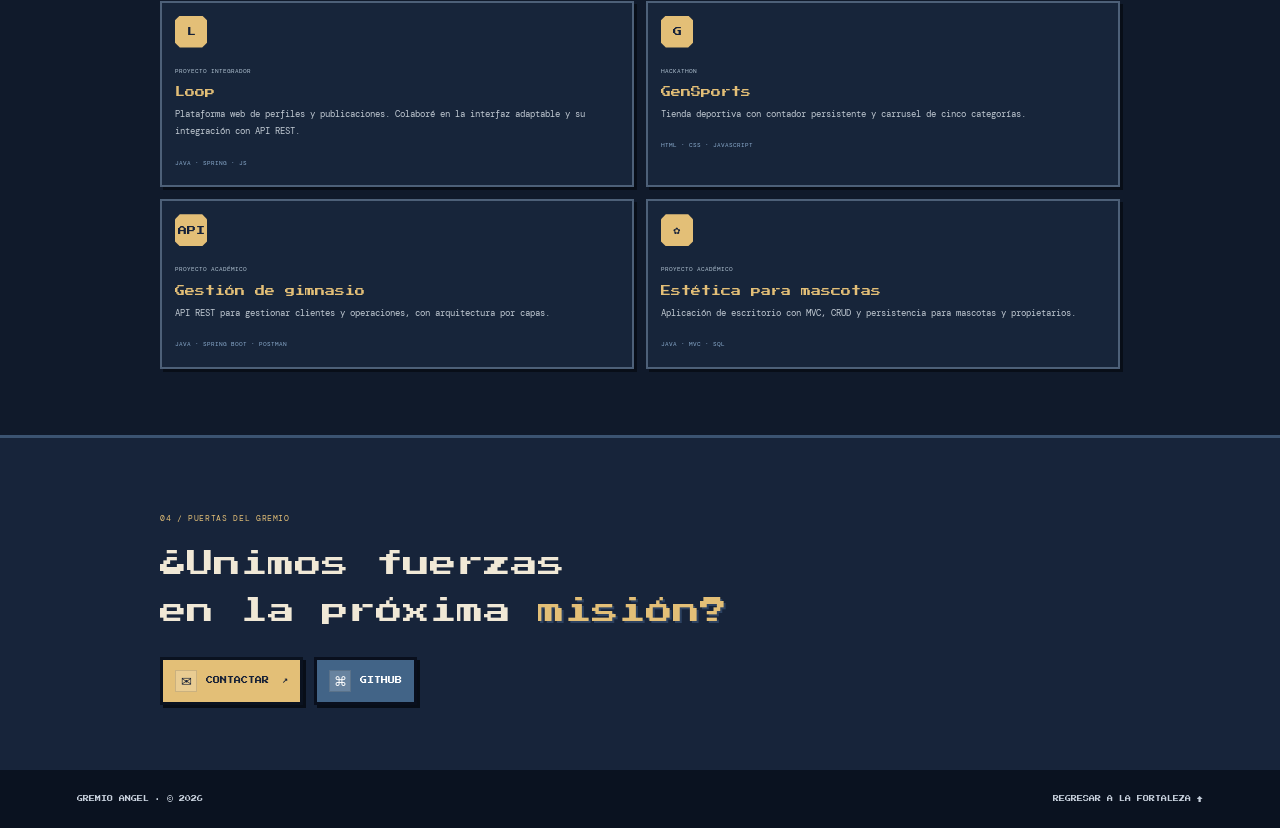
<file: pixel-fortaleza.html>
<!doctype html>
<html lang="es">

<head>
    <meta charset="utf-8">
    <meta name="viewport" content="width=device-width, initial-scale=1">
    <meta name="theme-color" content="#101a2b">
    <title>Ángel — Fortaleza del gremio</title>
    <link rel="preconnect" href="https://fonts.googleapis.com">
    <link rel="preconnect" href="https://fonts.gstatic.com" crossorigin>
    <link href="https://fonts.googleapis.com/css2?family=DM+Mono:wght@400;500&family=Press+Start+2P&display=swap"
        rel="stylesheet">
    <link rel="stylesheet" href="./CSS/pixel-gremio.css">
</head>

<body class="pixel-world fortress-world">
    <header><a class="brand" href="#inicio"><span class="tiny-shield">A</span> GREMIO · ANGEL</a>
        <nav><a href="#perfil">HÉROE</a><a href="#habilidades">ARSENAL</a><a href="#proyectos">CRÓNICAS</a><a
                href="#contacto">CONTACTAR</a></nav>
    </header>
    <main>
        <section class="hero fortress-hero" id="inicio">
            <div class="hero-copy">
                <p class="eyebrow">SALÓN DEL GREMIO · MIEMBRO 001</p>
                <h1>Ángel,<br><em>el constructor.</em></h1>
                <p class="role">CLASE: JAVA FULL STACK JR.</p>
                <p>Una buena aventura se construye en equipo. Diseño interfaces, conecto servicios y creo soluciones
                    para retos del mundo real.</p>
                <div class="button-row"><a class="pixel-button gold-button" href="#proyectos"><span
                            class="button-icon">⚒</span> LEER CRÓNICAS <b>▶</b></a><a class="pixel-button blue-button"
                        href="https://www.linkedin.com/in/angel-j-ochoa-dev/" target="_blank"
                        rel="noopener noreferrer"><span class="button-icon">✉</span> GREMIo</a></div>
                <div class="level-label">TÍTULO <b>DESARROLLADOR</b> <span>·</span> INGLÉS <b>C1</b></div>
            </div>
            <div class="castle-scene">
                <div class="castle-moon"></div>
                <div class="pixel-castle"><i class="tower left"></i><i class="tower right"></i><i class="keep"></i><i
                        class="gate"></i><i class="flag">✦</i></div>
                <div class="castle-ground"></div>
                <div class="castle-plaque">FORTALEZA<br><b>DEL CÓDIGO</b></div>
            </div>
        </section>
        <section class="content" id="perfil">
            <p class="eyebrow">01 / CRÓNICA DEL HÉROE</p>
            <h2>Un perfil técnico<br>con espíritu de <em>gremio.</em></h2>
            <div class="copy-grid">
                <p>Desarrollador Java Full Stack Jr. con experiencia práctica en APIs REST, aplicaciones web y sistemas
                    con datos persistentes.</p>
                <p>Aplico POO, arquitectura por capas y MVC. Mi experiencia coordinando equipos fortaleció mi
                    organización, comunicación y liderazgo.</p>
            </div>
            <div class="pixel-tags"><span>GENERATION MÉXICO · JAVA FULL STACK</span><span>LIC. LENGUA INGLESA ·
                    UV</span></div>
        </section>
        <section class="content skills" id="habilidades">
            <p class="eyebrow">02 / ARSENAL DEL GREMIO</p>
            <h2>Habilidades <em>de campo.</em></h2>
            <div class="skill-grid">
                <div><i>J</i><b>JAVA & POO</b><small>FUNDAMENTOS</small></div>
                <div><i>S</i><b>SPRING BOOT</b><small>REST · HIBERNATE · MVC</small></div>
                <div><i>Q</i><b>MYSQL</b><small>PERSISTENCIA</small></div>
                <div><i>W</i><b>WEB & TOOLS</b><small>HTML · CSS · JS · NODE · GIT</small></div>
            </div>
        </section>
        <section class="content projects" id="proyectos">
            <p class="eyebrow">03 / CRÓNICAS DE CAMPO</p>
            <h2>Trabajo <em>compartido.</em></h2>
            <div class="project-grid">
                <article>
                    <div class="project-icon">L</div><small>PROYECTO INTEGRADOR</small>
                    <h3>Loop</h3>
                    <p>Plataforma web de perfiles y publicaciones. Colaboré en la interfaz adaptable y su integración
                        con API REST.</p><b>JAVA · SPRING · JS</b>
                </article>
                <article>
                    <div class="project-icon">G</div><small>HACKATHON</small>
                    <h3>GenSports</h3>
                    <p>Tienda deportiva con contador persistente y carrusel de cinco categorías.</p><b>HTML · CSS ·
                        JAVASCRIPT</b>
                </article>
                <article>
                    <div class="project-icon">API</div><small>PROYECTO ACADÉMICO</small>
                    <h3>Gestión de gimnasio</h3>
                    <p>API REST para gestionar clientes y operaciones, con arquitectura por capas.</p><b>JAVA · SPRING
                        BOOT · POSTMAN</b>
                </article>
                <article>
                    <div class="project-icon">✿</div><small>PROYECTO ACADÉMICO</small>
                    <h3>Estética para mascotas</h3>
                    <p>Aplicación de escritorio con MVC, CRUD y persistencia para mascotas y propietarios.</p><b>JAVA ·
                        MVC · SQL</b>
                </article>
            </div>
        </section>
        <section class="contact" id="contacto">
            <p class="eyebrow">04 / PUERTAS DEL GREMIO</p>
            <h2>¿Unimos fuerzas<br>en la próxima <em>misión?</em></h2>
            <div class="button-row"><a class="pixel-button gold-button" href="mailto:2angelochoa3@gmail.com"><span
                        class="button-icon">✉</span> CONTACTAR <b>↗</b></a><a class="pixel-button blue-button"
                    href="https://github.com/iAJ23" target="_blank" rel="noopener noreferrer"><span
                        class="button-icon">⌘</span> GITHUB</a></div>
        </section>
    </main>
    <footer><span>GREMIO ANGEL · © 2026</span><a href="#inicio">REGRESAR A LA FORTALEZA ↑</a></footer>
</body>

</html>
</file>
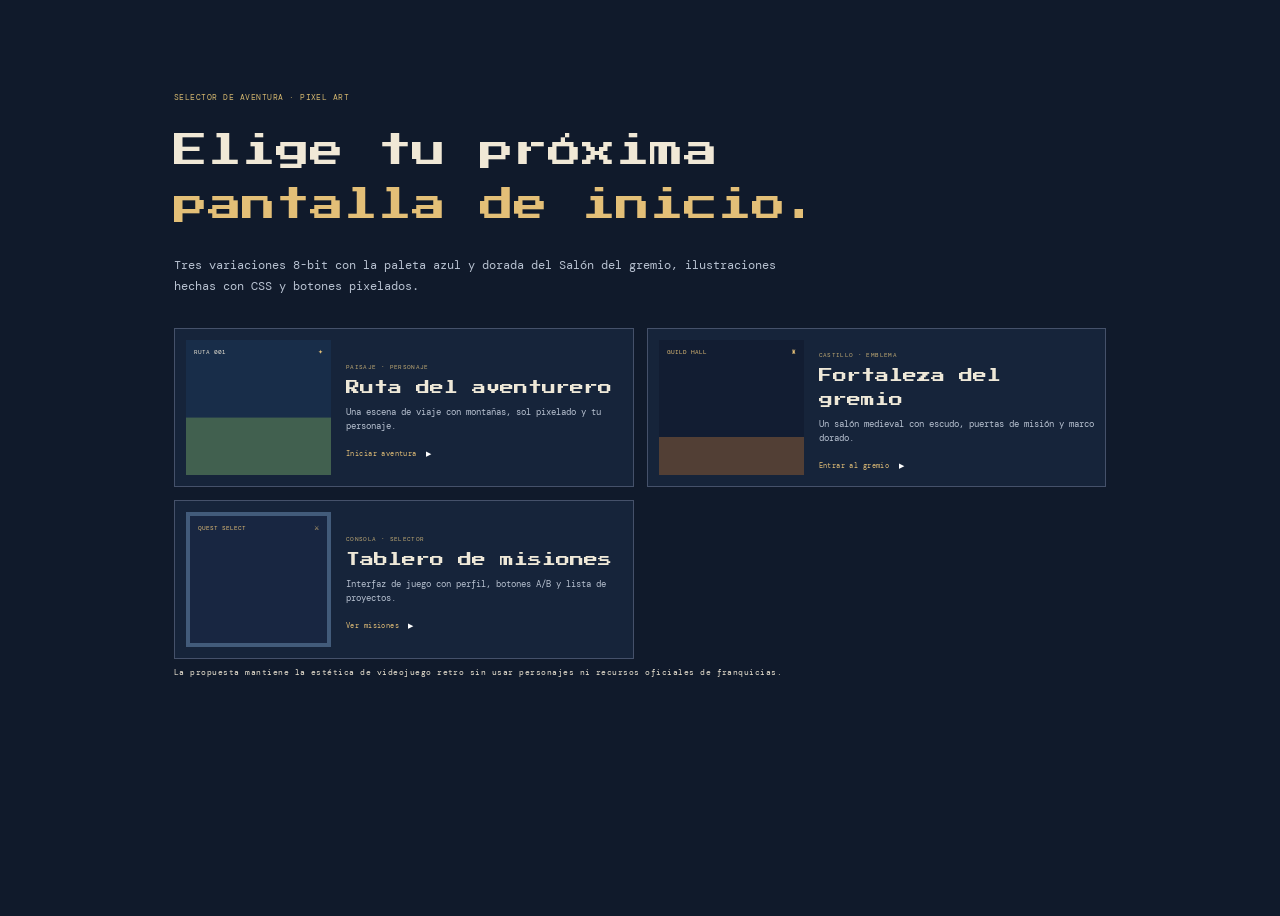
<file: pixel-gremio-opciones.html>
<!doctype html>
<html lang="es">

<head>
    <meta charset="utf-8">
    <meta name="viewport" content="width=device-width, initial-scale=1">
    <meta name="theme-color" content="#101a2b">
    <title>Opciones 8-bit azul y dorado</title>
    <link rel="preconnect" href="https://fonts.googleapis.com">
    <link rel="preconnect" href="https://fonts.gstatic.com" crossorigin>
    <link href="https://fonts.googleapis.com/css2?family=DM+Mono:wght@400;500&family=Press+Start+2P&display=swap"
        rel="stylesheet">
    <link rel="stylesheet" href="./CSS/pixel-gremio.css">
</head>

<body class="chooser">
    <main>
        <p class="eyebrow">SELECTOR DE AVENTURA · PIXEL ART</p>
        <h1>Elige tu próxima<br><em>pantalla de inicio.</em></h1>
        <p class="intro">Tres variaciones 8-bit con la paleta azul y dorada del Salón del gremio, ilustraciones hechas
            con CSS y botones pixelados.</p>
        <div class="options"><a class="option" href="./pixel-ruta.html">
                <div class="preview route"><span>RUTA 001</span><b>✦</b></div>
                <div><small>PAISAJE · PERSONAJE</small>
                    <h2>Ruta del aventurero</h2>
                    <p>Una escena de viaje con montañas, sol pixelado y tu personaje.</p><strong>Iniciar aventura
                        <i>▶</i></strong>
                </div>
            </a><a class="option" href="./pixel-fortaleza.html">
                <div class="preview castle"><span>GUILD HALL</span><b>♜</b></div>
                <div><small>CASTILLO · EMBLEMA</small>
                    <h2>Fortaleza del gremio</h2>
                    <p>Un salón medieval con escudo, puertas de misión y marco dorado.</p><strong>Entrar al gremio
                        <i>▶</i></strong>
                </div>
            </a><a class="option" href="./pixel-misiones.html">
                <div class="preview quest"><span>QUEST SELECT</span><b>⚔</b></div>
                <div><small>CONSOLA · SELECTOR</small>
                    <h2>Tablero de misiones</h2>
                    <p>Interfaz de juego con perfil, botones A/B y lista de proyectos.</p><strong>Ver misiones
                        <i>▶</i></strong>
                </div>
            </a></div>
        <p class="note">La propuesta mantiene la estética de videojuego retro sin usar personajes ni recursos oficiales
            de franquicias.</p>
    </main>
</body>

</html>
</file>
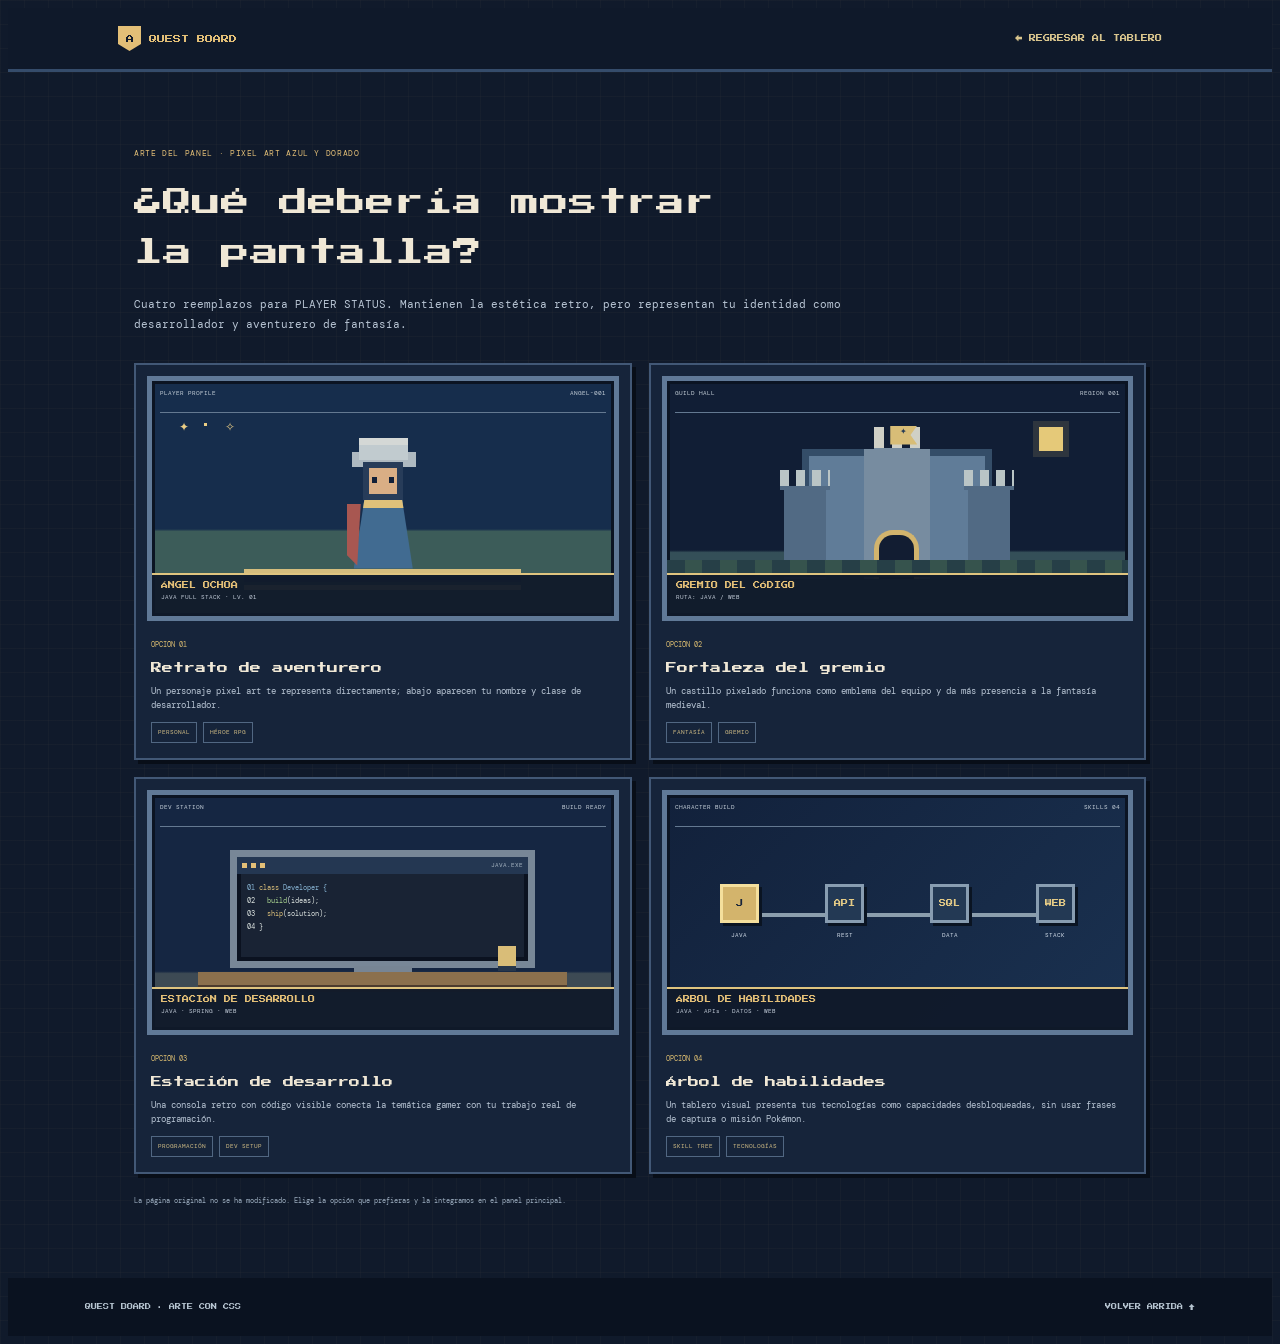
<file: pixel-misiones-arte.html>
<!doctype html>
<html lang="es">
<head>
  <meta charset="utf-8">
  <meta name="viewport" content="width=device-width, initial-scale=1">
  <meta name="theme-color" content="#101a2b">
  <title>Arte para Tablero de misiones — Ángel</title>
  <link rel="preconnect" href="https://fonts.googleapis.com">
  <link rel="preconnect" href="https://fonts.gstatic.com" crossorigin>
  <link href="https://fonts.googleapis.com/css2?family=DM+Mono:wght@400;500&family=Press+Start+2P&display=swap" rel="stylesheet">
  <link rel="stylesheet" href="./CSS/pixel-gremio.css">
  <link rel="stylesheet" href="./CSS/pixel-misiones-arte.css">
</head>
<body class="art-picker">
  <header><a class="brand" href="./pixel-misiones.html"><span class="tiny-shield">A</span> QUEST BOARD</a><a class="back-link" href="./pixel-misiones.html">← REGRESAR AL TABLERO</a></header>
  <main id="top">
    <p class="eyebrow">ARTE DEL PANEL · PIXEL ART AZUL Y DORADO</p>
    <h1>¿Qué debería mostrar<br>la pantalla?</h1>
    <p class="intro">Cuatro reemplazos para PLAYER STATUS. Mantienen la estética retro, pero representan tu identidad como desarrollador y aventurero de fantasía.</p>
    <div class="art-options">
      <article class="art-option">
        <div class="preview-screen avatar-screen"><div class="screen-head"><span>PLAYER PROFILE</span><span>ANGEL-001</span></div><div class="pixel-stars">✦ · ✧</div><div class="pixel-person"><i class="person-hair"></i><i class="person-head"><b></b><em></em></i><i class="person-body"></i><i class="person-cape"></i></div><div class="pixel-base"></div><div class="screen-foot"><b>ÁNGEL OCHOA</b><span>JAVA FULL STACK · LV. 01</span></div></div>
        <div class="art-copy"><span>OPCIÓN 01</span><h2>Retrato de aventurero</h2><p>Un personaje pixel art te representa directamente; abajo aparecen tu nombre y clase de desarrollador.</p><div class="art-tags"><b>PERSONAL</b><b>HÉROE RPG</b></div></div>
      </article>
      <article class="art-option">
        <div class="preview-screen castle-screen"><div class="screen-head"><span>GUILD HALL</span><span>REGION 001</span></div><div class="pixel-moon"></div><div class="mini-castle"><i class="castle-wing left-wing"></i><i class="castle-wing right-wing"></i><i class="castle-core"></i><i class="castle-door"></i><i class="castle-flag">✦</i></div><div class="castle-hill"></div><div class="screen-foot"><b>GREMIO DEL CÓDIGO</b><span>RUTA: JAVA / WEB</span></div></div>
        <div class="art-copy"><span>OPCIÓN 02</span><h2>Fortaleza del gremio</h2><p>Un castillo pixelado funciona como emblema del equipo y da más presencia a la fantasía medieval.</p><div class="art-tags"><b>FANTASÍA</b><b>GREMIO</b></div></div>
      </article>
      <article class="art-option">
        <div class="preview-screen desk-screen"><div class="screen-head"><span>DEV STATION</span><span>BUILD READY</span></div><div class="monitor"><div class="monitor-top"><i></i><i></i><i></i><b>JAVA.EXE</b></div><div class="code-lines"><span>01 <b>class</b> Developer {</span><span>02 &nbsp; <em>build</em>(ideas);</span><span>03 &nbsp; <b>ship</b>(solution);</span><span>04 }</span></div></div><div class="desk"></div><div class="screen-foot"><b>ESTACIÓN DE DESARROLLO</b><span>JAVA · SPRING · WEB</span></div></div>
        <div class="art-copy"><span>OPCIÓN 03</span><h2>Estación de desarrollo</h2><p>Una consola retro con código visible conecta la temática gamer con tu trabajo real de programación.</p><div class="art-tags"><b>PROGRAMACIÓN</b><b>DEV SETUP</b></div></div>
      </article>
      <article class="art-option">
        <div class="preview-screen loadout-screen"><div class="screen-head"><span>CHARACTER BUILD</span><span>SKILLS 04</span></div><div class="skill-tree"><div class="tree-node active"><b>J</b><span>JAVA</span></div><i class="tree-link link-a"></i><div class="tree-node node-b"><b>API</b><span>REST</span></div><i class="tree-link link-b"></i><div class="tree-node node-c"><b>SQL</b><span>DATA</span></div><i class="tree-link link-c"></i><div class="tree-node node-d"><b>WEB</b><span>STACK</span></div></div><div class="screen-foot"><b>ÁRBOL DE HABILIDADES</b><span>JAVA · APIs · DATOS · WEB</span></div></div>
        <div class="art-copy"><span>OPCIÓN 04</span><h2>Árbol de habilidades</h2><p>Un tablero visual presenta tus tecnologías como capacidades desbloqueadas, sin usar frases de captura o misión Pokémon.</p><div class="art-tags"><b>SKILL TREE</b><b>TECNOLOGÍAS</b></div></div>
      </article>
    </div>
    <p class="note">La página original no se ha modificado. Elige la opción que prefieras y la integramos en el panel principal.</p>
  </main>
  <footer><span>QUEST BOARD · ARTE CON CSS</span><a href="#top">VOLVER ARRIBA ↑</a></footer>
</body>
</html>
</file>
<file: CSS/pixel-gremio.css>
/* Gallery */
.chooser {
  --navy: #101a2b;
  --gold: #e3bf77;
  --cream: #f0e8d6;
  background: #101a2b;
  color: var(--cream);
  min-height: 100vh;
}

.chooser main {
  max-width: 980px;
  margin: auto;
  padding: 76px 24px;
}

.chooser .eyebrow,
.chooser .note,
.option small,
.option strong {
  font:
    8px "DM Mono",
    monospace;
  letter-spacing: 0.06em;
}

.chooser .eyebrow {
  color: #d4b76f;
}

.chooser h1 {
  font:
    clamp(20px, 4vw, 34px)/1.6 "Press Start 2P",
    monospace;
  margin: 22px 0;
}

.chooser h1 em {
  font-style: normal;
  color: #e3bf77;
}

.chooser .intro {
  max-width: 650px;
  color: #b8c2d1;
  font:
    12px/1.8 "DM Mono",
    monospace;
  margin-bottom: 30px;
}

.options {
  display: grid;
  grid-template-columns: 1fr 1fr;
  gap: 13px;
}

.option {
  display: grid;
  grid-template-columns: 145px 1fr;
  align-items: center;
  gap: 15px;
  background: #16243a;
  color: #eee8d8;
  text-decoration: none;
  border: 1px solid #45516a;
  padding: 11px;
  transition:
    transform 0.2s,
    border-color 0.2s;
}

.option:hover {
  transform: translateY(-4px);
  border-color: #e3bf77;
}

.preview {
  height: 135px;
  position: relative;
  display: grid;
  place-items: center;
  overflow: hidden;
}

.preview span,
.preview b {
  position: absolute;
  top: 8px;
  font:
    6px "DM Mono",
    monospace;
}

.preview span {
  left: 8px;
}

.preview b {
  right: 8px;
  color: #e3bf77;
}

.preview i {
  font:
    23px "Press Start 2P",
    monospace;
  font-style: normal;
}

.preview.route {
  background: linear-gradient(#182d49 0 57%, #41604f 58%);
}

.preview.castle {
  background: linear-gradient(#121d32 0 72%, #523f35 72%);
  color: #e3bf77;
}

.preview.quest {
  background: #182641;
  color: #e3bf77;
  border: 4px solid #425b7a;
}

.option small {
  font-size: 6px;
  color: #c4ad76;
}

.option h2 {
  font:
    14px "Press Start 2P",
    monospace;
  line-height: 1.7;
  margin: 4px 0;
}

.option p {
  font:
    9px/1.6 "DM Mono",
    monospace;
  color: #b8c2d1;
  margin: 0 0 8px;
}

.option strong {
  color: #e3bf77;
  font-size: 7px;
}

.option strong i {
  font-style: normal;
  margin-left: 5px;
  color: #fff;
}

/* Common 8-bit site layout */
:root {
  --navy: #101a2b;
  --navy2: #172943;
  --blue: #547da6;
  --gold: #e3bf77;
  --cream: #f0e8d6;
  --muted: #b9c3cf;
  --line: #42536b;
  --pixel: "Press Start 2P", monospace;
  --mono: "DM Mono", monospace;
}

* {
  box-sizing: border-box;
}

html {
  scroll-behavior: smooth;
  scroll-padding-top: 68px;
}

body.pixel-world {
  margin: 0;
  background: var(--navy);
  color: var(--cream);
  font: 12px/1.9 var(--mono);
  background-image:
    linear-gradient(#e3bf7709 1px, transparent 1px),
    linear-gradient(90deg, #e3bf7709 1px, transparent 1px);
  background-size: 24px 24px;
}

a {
  color: inherit;
  text-decoration: none;
}

header {
  height: 64px;
  position: sticky;
  top: 0;
  z-index: 5;
  background: #101a2bf2;
  border-bottom: 3px solid #354c6b;
  display: flex;
  align-items: center;
  justify-content: space-between;
  padding: 0 max(calc((100vw - 1080px) / 2), 5vw);
  backdrop-filter: blur(8px);
}

.brand {
  display: flex;
  align-items: center;
  gap: 8px;
  font: 8px var(--pixel);
  color: var(--gold);
}

.tiny-shield {
  width: 23px;
  height: 25px;
  display: grid;
  place-items: center;
  background: var(--gold);
  color: var(--navy);
  clip-path: polygon(0 0, 100% 0, 100% 72%, 50% 100%, 0 72%);
}

nav {
  display: flex;
  gap: 16px;
}

nav a,
footer {
  font: 7px var(--pixel);
  color: #c7d0dc;
}

nav a:hover,
footer a:hover {
  color: var(--gold);
}

.hero {
  max-width: 1080px;
  min-height: 590px;
  margin: auto;
  padding: 68px 24px;
  display: grid;
  grid-template-columns: 1fr 440px;
  align-items: center;
  gap: 48px;
}

.eyebrow,
.role,
.quest-stats,
.scene-caption,
.scene-coord,
.level-label,
.screen-top,
.screen-buttons,
.skill-grid small,
.project-grid article > small,
.project-grid article > b {
  font-family: var(--mono);
}

.eyebrow {
  font-size: 8px;
  color: var(--gold);
  letter-spacing: 0.08em;
}

.hero h1,
.content h2,
.contact h2 {
  font: clamp(20px, 3.1vw, 32px)/1.7 var(--pixel);
  margin: 19px 0;
}

.hero h1 em,
.content h2 em,
.contact h2 em {
  font-style: normal;
  color: var(--gold);
  text-shadow: 2px 2px #2d4261;
}

.role {
  font-size: 8px;
  color: #adc8e0;
}

.hero-copy > p:not(.eyebrow, .role) {
  max-width: 480px;
  color: var(--muted);
  font-size: 11px;
}

.button-row {
  display: flex;
  flex-wrap: wrap;
  gap: 11px;
  margin-top: 22px;
}

.pixel-button {
  position: relative;
  display: inline-flex;
  align-items: center;
  gap: 9px;
  padding: 10px 12px;
  font: 7px var(--pixel);
  border: 3px solid #0a1220;
  box-shadow: 3px 3px 0 #080e18;
  transition:
    transform 0.12s,
    box-shadow 0.12s;
}

.pixel-button:hover {
  transform: translate(2px, 2px);
  box-shadow: 1px 1px 0 #080e18;
}

.gold-button {
  background: var(--gold);
  color: #182237;
}

.blue-button {
  background: #426487;
  color: white;
  border-color: #090f1d;
}

.button-icon {
  font: 13px var(--pixel);
  display: grid;
  place-items: center;
  width: 22px;
  height: 22px;
  background: #fff3;
  border: 1px solid #0002;
}

.pixel-button > b {
  margin-left: 4px;
}

.quest-stats,
.level-label {
  margin-top: 30px;
  display: flex;
  flex-wrap: wrap;
  gap: 16px;
  color: #91a5ba;
  font-size: 7px;
}

.quest-stats span,
.level-label {
  display: flex;
  align-items: center;
  gap: 6px;
}

.quest-stats b,
.level-label b {
  color: var(--gold);
  font-weight: 400;
}

.scene {
  height: 365px;
  position: relative;
  overflow: hidden;
  border: 5px solid #475e7d;
  box-shadow: 6px 6px 0 #080e18;
  background: linear-gradient(#152946 0 56%, #8192a0 57% 58%, #536f58 59% 100%);
  image-rendering: pixelated;
}

.sun-pixel {
  position: absolute;
  top: 44px;
  right: 65px;
  width: 40px;
  height: 40px;
  background: var(--gold);
  box-shadow:
    0 0 0 8px #e3bf7722,
    0 0 25px #e3bf7744;
}

.mountain {
  position: absolute;
  bottom: 28%;
  width: 0;
  height: 0;
  border-left: 165px solid transparent;
  border-right: 165px solid transparent;
  border-bottom: 175px solid #536f82;
}

.mountain.back {
  left: -30px;
  border-bottom-color: #69879a;
  border-left-width: 145px;
  border-right-width: 145px;
  border-bottom-width: 135px;
}

.mountain.front {
  right: -70px;
  border-bottom-color: #344f60;
}

.road {
  position: absolute;
  bottom: 0;
  left: 39%;
  width: 170px;
  height: 125px;
  background: #b99a69;
  clip-path: polygon(35% 0, 65% 0, 100% 100%, 0 100%);
}

.pixel-hero {
  position: absolute;
  z-index: 2;
  bottom: 16%;
  left: 49%;
  width: 70px;
  height: 112px;
}

.pixel-hero i {
  position: absolute;
  display: block;
}

.hat {
  top: 0;
  left: 10px;
  width: 49px;
  height: 17px;
  background: #b8c4d0;
  box-shadow:
    0 -5px #b8c4d0,
    8px -5px #b8c4d0;
}

.face {
  top: 16px;
  left: 17px;
  width: 36px;
  height: 28px;
  background: #d6ac82;
  color: #19233a;
  font: 9px var(--pixel);
  letter-spacing: 4px;
  text-align: center;
}

.coat {
  top: 44px;
  left: 8px;
  width: 52px;
  height: 56px;
  background: #436a89;
  clip-path: polygon(20% 0, 80% 0, 100% 100%, 0 100%);
  border-top: 6px solid #d7bd7b;
}

.cape {
  top: 48px;
  left: 2px;
  width: 15px;
  height: 57px;
  background: #a55b50;
  clip-path: polygon(0 0, 100% 0, 60% 100%, 0 82%);
}

.scene-caption {
  position: absolute;
  z-index: 3;
  bottom: 12px;
  left: 12px;
  background: #101a2be8;
  border: 2px solid var(--gold);
  padding: 7px 9px;
  font-size: 6px;
  color: #d8e1ea;
}

.scene-caption b {
  color: var(--gold);
}

.scene-coord {
  position: absolute;
  right: 11px;
  top: 11px;
  color: #d8e1ea;
  font-size: 6px;
}

.content {
  padding: 66px max(calc((100vw - 960px) / 2), 7vw);
  border-top: 3px solid #344b6a;
  background: #121f33;
}

.content h2,
.contact h2 {
  font-size: clamp(18px, 2.7vw, 27px);
  line-height: 1.75;
}

.copy-grid {
  display: grid;
  grid-template-columns: 1fr 1fr;
  gap: 25px;
  color: var(--muted);
  font-size: 10px;
}

.pixel-tags {
  display: flex;
  flex-wrap: wrap;
  gap: 8px;
  margin-top: 17px;
}

.pixel-tags span {
  padding: 7px;
  border: 2px solid #596985;
  background: #101a2b;
  color: var(--gold);
  font-size: 6px;
}

.skills {
  background: #17243a;
}

.skill-grid {
  display: grid;
  grid-template-columns: 1fr 1fr;
  gap: 10px;
  margin-top: 22px;
}

.skill-grid > div {
  display: grid;
  grid-template-columns: 38px 1fr;
  align-items: center;
  border: 2px solid #526783;
  background: #101a2b;
  padding: 10px;
}

.skill-grid i {
  grid-row: span 2;
  width: 27px;
  height: 27px;
  display: grid;
  place-items: center;
  background: #d7bd7b;
  color: #18243a;
  font: 10px var(--pixel);
  font-style: normal;
}

.skill-grid b {
  font: 8px var(--pixel);
  color: #f0e8d6;
}

.skill-grid small {
  font-size: 7px;
  color: #9fb0c1;
}

.projects {
  background: #101a2b;
}

.project-grid {
  display: grid;
  grid-template-columns: 1fr 1fr;
  gap: 12px;
  margin-top: 22px;
}

.project-grid article {
  padding: 13px;
  border: 2px solid #4d6078;
  background: #17253a;
  box-shadow: 3px 3px 0 #080e18;
}

.project-icon {
  width: 32px;
  height: 32px;
  margin-bottom: 10px;
  background: var(--gold);
  color: #15213a;
  display: grid;
  place-items: center;
  clip-path: polygon(
    15% 0,
    85% 0,
    100% 15%,
    100% 85%,
    85% 100%,
    15% 100%,
    0 85%,
    0 15%
  );
  font: 9px var(--pixel);
}

.project-grid article > small {
  font-size: 6px;
  color: #b6c8d7;
}

.project-grid h3 {
  font: 10px var(--pixel);
  color: var(--gold);
  margin: 7px 0;
}

.project-grid p {
  font-size: 9px;
  color: #c1cad3;
}

.project-grid article > b {
  font-size: 6px;
  color: #8daed0;
  font-weight: 400;
}

.contact {
  padding: 65px max(calc((100vw - 960px) / 2), 7vw);
  border-top: 3px solid #3b5371;
  background: #17243a;
}

.contact h2 {
  margin: 14px 0;
}

.contact .social {
  font: 7px var(--pixel);
  color: #b9c8d6;
  margin-left: 13px;
}

footer {
  min-height: 58px;
  padding: 14px 6vw;
  background: #0a1220;
  display: flex;
  align-items: center;
  justify-content: space-between;
  font-size: 6px;
}

/* Ruta del aventurero */
.route-world {
  --blue: #547da6;
}

.route-world .scene {
  background: linear-gradient(#152946 0 56%, #849caa 57% 58%, #536f58 59%);
}

.route-world .hero {
  grid-template-columns: 1fr 440px;
}

/* Fortaleza pixelada */
.fortress-world .hero {
  grid-template-columns: 1fr 440px;
}

.castle-scene {
  height: 365px;
  position: relative;
  overflow: hidden;
  border: 5px solid #475e7d;
  box-shadow: 6px 6px 0 #080e18;
  background: linear-gradient(#101a2b 0 67%, #334c50 68% 100%);
}

.castle-moon {
  position: absolute;
  right: 55px;
  top: 34px;
  width: 35px;
  height: 35px;
  background: var(--gold);
  box-shadow: 0 0 0 8px #e3bf771c;
}

.pixel-castle {
  position: absolute;
  left: 50%;
  bottom: 17%;
  transform: translateX(-50%);
  width: 250px;
  height: 205px;
  background: #59728b;
  box-shadow: inset 0 0 0 9px #344b66;
}

.pixel-castle .keep {
  position: absolute;
  left: 78px;
  top: 0;
  width: 92px;
  height: 205px;
  background: #657e93;
}

.pixel-castle .tower {
  position: absolute;
  top: 47px;
  width: 62px;
  height: 158px;
  background: #536a82;
}

.pixel-castle .tower.left {
  left: -27px;
}

.pixel-castle .tower.right {
  right: -27px;
}

.pixel-castle .tower:before {
  content: "";
  position: absolute;
  top: -28px;
  left: -5px;
  width: 72px;
  height: 29px;
  background: repeating-linear-gradient(
    90deg,
    #a4b3bc 0 12px,
    transparent 12px 22px
  );
  border-bottom: 7px solid #536a82;
}

.pixel-castle .keep:before {
  content: "";
  position: absolute;
  top: -35px;
  left: 14px;
  width: 64px;
  height: 35px;
  background: repeating-linear-gradient(
    90deg,
    #c2c9c5 0 13px,
    transparent 13px 25px
  );
  border-bottom: 7px solid #657e93;
}

.pixel-castle .gate {
  position: absolute;
  bottom: 0;
  left: 91px;
  width: 67px;
  height: 91px;
  background: #18243a;
  border: 7px solid #c4a661;
  border-bottom: 0;
  border-radius: 30px 30px 0 0;
}

.pixel-castle .flag {
  position: absolute;
  top: -33px;
  left: 113px;
  width: 34px;
  height: 28px;
  background: var(--gold);
  color: #24324b;
  text-align: center;
  font: 12px var(--pixel);
  font-style: normal;
  clip-path: polygon(0 0, 100% 0, 75% 50%, 100% 100%, 0 100%);
}

.castle-ground {
  position: absolute;
  bottom: 0;
  height: 17%;
  width: 100%;
  background: repeating-linear-gradient(
    90deg,
    #304a49 0 25px,
    #405b51 25px 48px
  );
}

.castle-plaque {
  position: absolute;
  left: 12px;
  bottom: 12px;
  padding: 7px;
  background: #101a2be8;
  border: 2px solid var(--gold);
  font: 6px/1.8 var(--mono);
}

.castle-plaque b {
  color: var(--gold);
}

.fortress-world .hero-copy > p:not(.eyebrow, .role) {
  max-width: 450px;
}

.fortress-world .level-label {
  font-size: 7px;
}

/* Selector de misiones / consola */
.board-world .hero {
  grid-template-columns: 1fr 380px;
}

.game-screen {
  height: 360px;
  padding: 13px;
  position: relative;
  background: #172b49;
  border: 7px solid #526c88;
  box-shadow:
    inset 0 0 0 4px #0d1524,
    6px 6px 0 #080e18;
}

.screen-top {
  height: 25px;
  border-bottom: 2px solid #687f98;
  display: flex;
  justify-content: space-between;
  font: 6px var(--mono);
  color: var(--gold);
}

.screen-top span:last-child {
  letter-spacing: 5px;
}

.screen-avatar {
  position: absolute;
  left: 50%;
  top: 45%;
  transform: translate(-50%, -50%);
  width: 170px;
  height: 165px;
  background: linear-gradient(135deg, #2d4262, #1a2942);
  border: 3px solid #8291a2;
  display: grid;
  place-items: center;
}

.pixel-spark {
  position: absolute;
  right: 13px;
  top: 11px;
  color: var(--gold);
  font: 14px var(--pixel);
}

.pixel-face {
  position: relative;
  width: 69px;
  height: 80px;
  background: #d0a37c;
  border: 7px solid #29364b;
  box-shadow: 0 -19px 0 -2px #bbc2c1;
}

.pixel-face:before {
  content: "";
  position: absolute;
  left: -12px;
  top: -19px;
  width: 69px;
  height: 18px;
  background: #c1c8c6;
  box-shadow:
    8px -8px #c1c8c6,
    -7px -8px #c1c8c6;
}

.pixel-face i,
.pixel-face b {
  position: absolute;
  top: 26px;
  left: 8px;
  width: 7px;
  height: 8px;
  background: #17243a;
}

.pixel-face b {
  left: 39px;
}

.pixel-face em {
  position: absolute;
  top: 49px;
  left: 22px;
  width: 12px;
  height: 5px;
  background: #9e6654;
}

.screen-dialog {
  position: absolute;
  bottom: 49px;
  left: 12px;
  right: 12px;
  background: #e9e5cf;
  color: #1b2941;
  border: 3px solid #18243a;
  padding: 9px;
  font: 7px/1.8 var(--mono);
}

.screen-dialog span {
  float: right;
  color: #bf8e32;
}

.screen-buttons {
  position: absolute;
  bottom: 12px;
  left: 15px;
  right: 15px;
  display: flex;
  justify-content: space-between;
  font: 6px var(--mono);
  color: #c1ccda;
}

.screen-buttons b {
  display: inline-grid;
  place-items: center;
  width: 20px;
  height: 20px;
  border-radius: 50%;
  background: #d9ba73;
  color: #18243a;
  font: 7px var(--pixel);
  margin-right: 4px;
}

.board-world .quest-stats {
  font-size: 6px;
}

.board-world .content h2 {
  font-size: clamp(17px, 2.5vw, 25px);
}

@media (max-width: 760px) {
  header {
    padding: 0 4vw;
  }

  nav {
    gap: 9px;
  }

  .hero {
    grid-template-columns: 1fr 330px;
    gap: 25px;
    padding: 55px 5vw;
  }

  .scene,
  .castle-scene {
    height: 320px;
  }

  .content,
  .contact {
    padding: 58px 6vw;
  }
}

@media (max-width: 600px) {
  header {
    height: 57px;
  }

  .brand {
    font-size: 6px;
  }

  nav {
    gap: 6px;
  }

  nav a {
    font-size: 5px;
  }

  .hero {
    display: flex;
    flex-direction: column;
    align-items: stretch;
    padding: 48px 7vw;
    gap: 28px;
  }

  .hero h1 {
    font-size: 22px;
  }

  .scene,
  .castle-scene {
    height: 300px;
  }

  .game-screen {
    height: 330px;
    max-width: 370px;
    width: 100%;
    align-self: center;
  }

  .copy-grid {
    grid-template-columns: 1fr;
    gap: 8px;
  }

  .content h2,
  .contact h2 {
    font-size: 18px;
  }

  .skill-grid,
  .project-grid {
    grid-template-columns: 1fr;
  }

  .quest-stats {
    gap: 9px;
  }

  .pixel-tags span {
    font-size: 5px;
  }

  .chooser main {
    padding: 50px 7vw;
  }

  .options {
    grid-template-columns: 1fr;
  }

  .option {
    grid-template-columns: 112px 1fr;
    gap: 11px;
    padding: 9px;
  }

  .preview {
    height: 120px;
  }

  .option h2 {
    font-size: 11px;
  }

  .option p {
    font-size: 8px;
  }

  footer {
    flex-wrap: wrap;
    justify-content: center;
    gap: 8px;
    text-align: center;
  }

  footer span {
    width: 100%;
  }
}

@media (prefers-reduced-motion: reduce) {
  html {
    scroll-behavior: auto;
  }

  *,
  *:before,
  *:after {
    transition: none !important;
  }
}

.character-screen .screen-top span:last-child {
  letter-spacing: 1px;
  color: var(--gold);
}

.character-screen .screen-avatar {
  width: 180px;
  height: 166px;
  background: linear-gradient(#18304e 0 70%, #334f56 71%);
  border-color: #8291a2;
}

.portrait-person {
  position: relative;
  width: 76px;
  height: 130px;
}

.portrait-person i {
  position: absolute;
  display: block;
}

.portrait-hair {
  left: 12px;
  top: 6px;
  width: 53px;
  height: 16px;
  background: #bec8ca;
  box-shadow:
    -6px 7px #aeb9c0,
    7px 7px #aeb9c0,
    0 -6px #d4d8d6;
}

.portrait-face {
  left: 18px;
  top: 23px;
  width: 41px;
  height: 39px;
  background: #d6a77e;
  border: 6px solid #29364b;
}

.portrait-face b,
.portrait-face em {
  position: absolute;
  top: 10px;
  left: 3px;
  width: 5px;
  height: 6px;
  background: #17243a;
}

.portrait-face em {
  left: 20px;
}

.portrait-coat {
  left: 8px;
  top: 62px;
  width: 59px;
  height: 63px;
  background: #416a90;
  clip-path: polygon(18% 0, 82% 0, 100% 100%, 0 100%);
  border-top: 8px solid #dfc17a;
}

.portrait-cape {
  left: 1px;
  top: 66px;
  width: 14px;
  height: 59px;
  background: #a85751;
  clip-path: polygon(0 0, 100% 0, 75% 100%, 0 83%);
}

.character-data {
  position: absolute;
  left: 19px;
  right: 19px;
  bottom: 43px;
  display: flex;
  justify-content: space-between;
  gap: 5px;
  align-items: center;
  border-top: 1px solid #647991;
  padding: 6px 2px 0;
  font: 6px var(--mono);
  color: #c8d4e1;
}

.character-data b {
  font-weight: 500;
  color: var(--gold);
}

.screen-buttons a {
  display: flex;
  align-items: center;
  color: #c1ccda;
  text-decoration: none;
}

.screen-buttons a:hover {
  color: var(--gold);
}

.pixel-tags span {
  display: inline-flex;
  align-items: center;
  min-height: 42px;
  padding: 10px 12px;
  border: 2px solid var(--gold);
  background: #1d304a;
  color: #f4dfaa;
  box-shadow: 3px 3px 0 #080e18;
  font-size: 8px;
  line-height: 1.65;
  letter-spacing: 0.02em;
}

.pixel-tags span:hover {
  background: #29466a;
  color: #fff2c9;
}

@media (max-width: 600px) {
  .pixel-tags span {
    min-height: 40px;
    padding: 10px 11px;
    font-size: 7px;
  }
}

.board-world .quest-stats {
  gap: 10px;
  margin-top: 24px;
}

.board-world .quest-stats span {
  display: flex;
  flex-direction: column;
  align-items: flex-start;
  gap: 5px;
  min-width: 118px;
  padding: 9px 11px;
  border: 2px solid #5b7392;
  background: #15263e;
  box-shadow: 3px 3px 0 #080e18;
  color: #d0d9e3;
  font-size: 8px;
  line-height: 1.5;
}

.board-world .quest-stats b {
  font-size: 9px;
  color: var(--gold);
  letter-spacing: 0.03em;
}

.board-world .quest-stats span:before {
  content: "";
  width: 14px;
  height: 2px;
  background: var(--gold);
  margin-bottom: 1px;
}

@media (max-width: 600px) {
  .board-world .quest-stats {
    gap: 8px;
  }

  .board-world .quest-stats span {
    min-width: 110px;
    padding: 8px 9px;
    font-size: 7px;
  }

  .board-world .quest-stats b {
    font-size: 8px;
  }
}

.board-world .project-grid article > b {
  font-size: 8px;
}

@media (max-width: 600px) {
  .board-world .project-grid article > b {
    font-size: 7px;
  }
}

.character-screen .screen-top {
  height: 30px;
  align-items: center;
  font-size: 8px;
}

.character-screen .screen-buttons {
  gap: 12px;
  font-size: 7px;
}

.character-screen .screen-buttons b {
  width: 24px;
  height: 24px;
  font-size: 8px;
}

@media (max-width: 600px) {
  .character-screen .screen-top {
    font-size: 7px;
  }

  .character-screen .screen-buttons {
    font-size: 6px;
    gap: 7px;
  }

  .character-screen .screen-buttons b {
    width: 22px;
    height: 22px;
    font-size: 7px;
  }
}

.character-screen {
  height: 388px;
}

.character-screen .screen-avatar {
  width: 194px;
  height: 184px;
}

.portrait-person {
  transform: scale(1.08);
}

.character-data {
  bottom: 47px;
  font-size: 7px;
  gap: 8px;
  padding: 7px 3px 0;
}

.character-data span {
  white-space: nowrap;
}

.character-screen .screen-buttons {
  justify-content: space-around;
  gap: 14px;
}

.character-screen .screen-buttons a {
  gap: 5px;
}

@media (max-width: 600px) {
  .character-screen {
    height: 354px;
  }

  .character-screen .screen-avatar {
    width: 178px;
    height: 170px;
  }

  .character-data {
    bottom: 45px;
    font-size: 6px;
    gap: 5px;
  }

  .portrait-person {
    transform: scale(1.03);
  }

  .character-screen .screen-buttons {
    gap: 8px;
  }
}

.profile-controls {
  position: absolute;
  left: 16px;
  right: 16px;
  bottom: 12px;
  display: grid;
  grid-template-columns: 1fr 1fr;
  gap: 12px;
}

.profile-control {
  display: flex;
  flex-direction: column;
  align-items: flex-start;
  gap: 6px;
  min-width: 0;
}

.profile-control:last-child {
  align-items: flex-end;
  text-align: right;
}

.player-name,
.player-role {
  display: block;
  white-space: nowrap;
  color: var(--gold);
  font: 7px var(--pixel);
}

.player-role {
  font-size: 6px;
  color: #d2ddea;
}

.profile-control > a {
  display: inline-flex;
  align-items: center;
  gap: 5px;
  min-height: 30px;
  padding: 2px 7px;
  border: 2px solid #8c7954;
  background: #1b2e48;
  color: #dce5ee;
  font: 6px var(--mono);
  text-decoration: none;
  box-shadow: 2px 2px #080e18;
}

.profile-control > a:hover {
  background: #284669;
  color: #fff0c0;
}

.profile-control > a b {
  display: grid;
  place-items: center;
  width: 21px;
  height: 21px;
  border-radius: 50%;
  background: var(--gold);
  color: #18243a;
  font: 7px var(--pixel);
}

@media (max-width: 600px) {
  .profile-controls {
    left: 12px;
    right: 12px;
    gap: 7px;
  }

  .player-name {
    font-size: 6px;
  }

  .player-role {
    font-size: 5px;
  }

  .profile-control > a {
    font-size: 5px;
    gap: 3px;
    padding: 2px 5px;
  }

  .profile-control > a b {
    width: 19px;
    height: 19px;
    font-size: 6px;
  }
}

.profile-controls {
  bottom: 19px;
}

.profile-control > a {
  border: 0;
}

@media (max-width: 600px) {
  .profile-controls {
    bottom: 17px;
  }
}

.profile-controls {
  bottom: 27px;
}

.profile-control > a {
  border: 2px solid #5b7392;
  font-size: 7px;
  min-height: 32px;
}

.player-name {
  font-size: 8px;
}

.player-role {
  font-size: 7px;
}

@media (max-width: 600px) {
  .profile-controls {
    bottom: 24px;
  }

  .profile-control > a {
    font-size: 6px;
    min-height: 30px;
  }

  .player-name {
    font-size: 7px;
  }

  .player-role {
    font-size: 6px;
  }
}

.profile-control > a {
  transform: translateY(5px);
}

@media (max-width: 600px) {
  .profile-control > a {
    transform: translateY(4px);
  }
}

.board-world .skill-grid > div,
.board-world .project-grid article {
  transition:
    transform 0.16s ease,
    border-color 0.16s ease,
    box-shadow 0.16s ease;
}

.board-world .skill-grid > div:hover,
.board-world .project-grid article:hover {
  transform: translateY(-3px);
  border-color: var(--gold);
  box-shadow:
    4px 5px 0 #080e18,
    0 0 12px #e3bf7730;
}

.board-world .skill-grid > div:focus-within,
.board-world .project-grid article:focus-within {
  border-color: var(--gold);
  box-shadow:
    4px 5px 0 #080e18,
    0 0 12px #e3bf7730;
}

/* Más legibilidad y respuestas juguetonas para el tablero */
.board-world .eyebrow {
  font-size: 9px;
}

.board-world nav a,
.board-world .role,
.board-world .copy-grid,
.board-world .skill-grid small,
.board-world .project-grid article > small,
.board-world .contact .social,
.board-world footer {
  font-size: 9px;
}

.board-world .project-grid p {
  font-size: 10px;
}

.board-world .pixel-tags span {
  font-size: 9px;
}

.board-world .pixel-button {
  font-size: 8px;
  transition:
    transform 0.18s cubic-bezier(0.2, 0.8, 0.25, 1.5),
    box-shadow 0.18s ease,
    filter 0.18s ease;
}

.board-world .profile-control > a,
.board-world .screen-buttons a {
  position: relative;
  transition:
    transform 0.18s cubic-bezier(0.2, 0.8, 0.25, 1.5),
    box-shadow 0.18s ease,
    filter 0.18s ease;
}

.board-world .pixel-button::before,
.board-world .pixel-button::after,
.board-world .profile-control > a::before,
.board-world .profile-control > a::after,
.board-world .screen-buttons a::before,
.board-world .screen-buttons a::after {
  content: "✦";
  position: absolute;
  z-index: 1;
  color: #fff0a8;
  font: 10px/1 var(--pixel);
  opacity: 0;
  pointer-events: none;
  text-shadow: 1px 1px #8b6234;
}

.board-world .pixel-button::before,
.board-world .profile-control > a::before,
.board-world .screen-buttons a::before {
  top: -10px;
  left: -8px;
}

.board-world .pixel-button::after,
.board-world .profile-control > a::after,
.board-world .screen-buttons a::after {
  right: -8px;
  bottom: -10px;
}

.board-world .pixel-button:hover,
.board-world .pixel-button:focus-visible {
  transform: translateY(-4px) rotate(-1deg) scale(1.035);
  box-shadow:
    4px 6px 0 #080e18,
    0 0 14px #e3bf7755;
  filter: brightness(1.12);
  animation: button-border-pulse 0.9s steps(2, end) infinite;
}

.board-world .profile-control > a:hover,
.board-world .profile-control > a:focus-visible,
.board-world .screen-buttons a:hover,
.board-world .screen-buttons a:focus-visible {
  transform: translateY(-3px) rotate(-1deg) scale(1.04);
  box-shadow:
    3px 4px 0 #080e18,
    0 0 14px #e3bf7755;
  filter: brightness(1.12);
  animation: button-border-pulse 0.9s steps(2, end) infinite;
}

.board-world .pixel-button:hover::before,
.board-world .pixel-button:hover::after,
.board-world .pixel-button:focus-visible::before,
.board-world .pixel-button:focus-visible::after,
.board-world .profile-control > a:hover::before,
.board-world .profile-control > a:hover::after,
.board-world .profile-control > a:focus-visible::before,
.board-world .profile-control > a:focus-visible::after,
.board-world .screen-buttons a:hover::before,
.board-world .screen-buttons a:hover::after,
.board-world .screen-buttons a:focus-visible::before,
.board-world .screen-buttons a:focus-visible::after {
  animation: pixel-sparkle 0.8s steps(2, end) infinite;
}

.board-world .pixel-button:hover::after,
.board-world .pixel-button:focus-visible::after {
  animation-delay: 0.35s;
}

.board-world .profile-control > a:hover::after,
.board-world .profile-control > a:focus-visible::after,
.board-world .screen-buttons a:hover::after,
.board-world .screen-buttons a:focus-visible::after {
  animation-delay: 0.35s;
}

.board-world .pixel-button:hover .button-icon,
.board-world .pixel-button:focus-visible .button-icon {
  animation: button-hop 0.38s steps(2, end) infinite alternate;
  background: #fff7;
}

.board-world .pixel-button:active {
  transform: translate(2px, 2px) scale(0.98);
  box-shadow: 1px 1px 0 #080e18;
}

.board-world .skill-grid > div,
.board-world .project-grid article,
.board-world .pixel-tags span {
  transition:
    transform 0.2s cubic-bezier(0.2, 0.8, 0.25, 1.35),
    border-color 0.18s ease,
    box-shadow 0.18s ease,
    background-color 0.18s ease;
}

.board-world .skill-grid > div,
.board-world .project-grid article {
  position: relative;
  overflow: hidden;
}

.board-world .skill-grid > div::after,
.board-world .project-grid article::after {
  content: "";
  position: absolute;
  z-index: 2;
  top: -55%;
  left: -65%;
  width: 42%;
  height: 210%;
  background: linear-gradient(
    90deg,
    transparent,
    #f4d99b18 28%,
    #fff4c866 50%,
    #f4d99b18 72%,
    transparent
  );
  opacity: 0;
  pointer-events: none;
  transform: rotate(24deg);
}

.board-world .skill-grid > div:hover::after,
.board-world .project-grid article:hover::after,
.board-world .skill-grid > div:focus-within::after,
.board-world .project-grid article:focus-within::after {
  animation: card-light-sweep 0.72s steps(8, end) both;
}

.board-world #perfil .pixel-tags span {
  position: relative;
  overflow: hidden;
}

.board-world #perfil .pixel-tags span::after {
  content: "";
  position: absolute;
  z-index: 1;
  top: -55%;
  left: -65%;
  width: 42%;
  height: 210%;
  background: linear-gradient(
    90deg,
    transparent,
    #f4d99b18 28%,
    #fff4c866 50%,
    #f4d99b18 72%,
    transparent
  );
  opacity: 0;
  pointer-events: none;
  transform: rotate(24deg);
}

.board-world #perfil .pixel-tags span:hover::after {
  animation: card-light-sweep 0.72s steps(8, end) both;
}

.board-world .skill-grid > div:hover {
  transform: translateY(-5px) rotate(-0.5deg);
  box-shadow:
    5px 7px 0 #080e18,
    0 0 16px #e3bf7740;
}

.board-world .project-grid article:hover {
  transform: translateY(-5px) rotate(0.5deg);
  box-shadow:
    5px 7px 0 #080e18,
    0 0 16px #e3bf7740;
}

.board-world .pixel-tags span:hover {
  transform: translateY(-3px) rotate(-1deg);
  border-color: #fff0b3;
  box-shadow:
    4px 5px 0 #080e18,
    0 0 12px #e3bf7740;
}

@keyframes button-hop {
  from {
    transform: translateY(1px) rotate(-8deg);
  }
  to {
    transform: translateY(-3px) rotate(8deg);
  }
}

@keyframes pixel-sparkle {
  0%,
  100% {
    opacity: 0;
    transform: scale(0.5) rotate(0deg);
  }
  50% {
    opacity: 1;
    transform: scale(1.25) rotate(25deg);
  }
}

@keyframes button-border-pulse {
  0%,
  100% {
    box-shadow:
      4px 6px 0 #080e18,
      0 0 8px #e3bf7730;
  }
  50% {
    box-shadow:
      4px 6px 0 #080e18,
      0 0 18px #e3bf7780;
  }
}

@keyframes card-light-sweep {
  0% {
    left: -65%;
    opacity: 0;
  }
  15% {
    opacity: 1;
  }
  85% {
    opacity: 0.8;
  }
  100% {
    left: 125%;
    opacity: 0;
  }
}

@media (max-width: 600px) {
  .board-world .copy-grid,
  .board-world .skill-grid small,
  .board-world .project-grid p,
  .board-world .project-grid article > small,
  .board-world .contact .social,
  .board-world footer {
    font-size: 8px;
  }

  .board-world nav a {
    font-size: 6px;
  }

  .board-world .pixel-tags span,
  .board-world .pixel-button {
    font-size: 7px;
  }
}

@media (prefers-reduced-motion: reduce) {
  .board-world .pixel-button:hover .button-icon,
  .board-world .pixel-button:focus-visible .button-icon,
  .board-world .pixel-button:hover,
  .board-world .pixel-button:focus-visible,
  .board-world .pixel-button:hover::before,
  .board-world .pixel-button:hover::after,
  .board-world .pixel-button:focus-visible::before,
  .board-world .pixel-button:focus-visible::after,
  .board-world .profile-control > a:hover,
  .board-world .profile-control > a:focus-visible,
  .board-world .profile-control > a:hover::before,
  .board-world .profile-control > a:hover::after,
  .board-world .profile-control > a:focus-visible::before,
  .board-world .profile-control > a:focus-visible::after,
  .board-world .screen-buttons a:hover,
  .board-world .screen-buttons a:focus-visible,
  .board-world .screen-buttons a:hover::before,
  .board-world .screen-buttons a:hover::after,
  .board-world .screen-buttons a:focus-visible::before,
  .board-world .screen-buttons a:focus-visible::after,
  .board-world .skill-grid > div:hover::after,
  .board-world .project-grid article:hover::after,
  .board-world .skill-grid > div:focus-within::after,
  .board-world .project-grid article:focus-within::after,
  .board-world #perfil .pixel-tags span:hover::after {
    animation: none;
  }
}

/* Segundo ajuste de legibilidad para los textos más pequeños del tablero */
.board-world .character-screen .screen-top,
.board-world .character-data,
.board-world .screen-buttons,
.board-world .profile-control > a,
.board-world .project-grid article > b,
.board-world .quest-stats {
  font-size: 9px;
}

.board-world .player-name {
  font-size: 9px;
}

.board-world .player-role {
  font-size: 8px;
}

@media (max-width: 600px) {
  .board-world nav a,
  .board-world .character-screen .screen-top,
  .board-world .character-data,
  .board-world .screen-buttons,
  .board-world .profile-control > a,
  .board-world .project-grid article > b,
  .board-world .pixel-tags span,
  .board-world .pixel-button,
  .board-world .quest-stats {
    font-size: 8px;
  }

  .board-world .player-name {
    font-size: 8px;
  }

  .board-world .player-role {
    font-size: 7px;
  }
}

/* Texto descriptivo y detalles de habilidades */
.board-world .hero-copy > p:not(.eyebrow, .role),
.board-world .copy-grid {
  font-size: 12px;
}

.board-world .project-grid p {
  font-size: 12px;
}

.board-world .skill-grid b {
  font-size: 10px;
}

.board-world .skill-grid small {
  font-size: 10px;
}

@media (max-width: 600px) {
  .board-world .hero-copy > p:not(.eyebrow, .role),
  .board-world .copy-grid {
    font-size: 11px;
  }

  .board-world .project-grid p {
    font-size: 10px;
  }

  .board-world .skill-grid b,
  .board-world .skill-grid small {
    font-size: 9px;
  }
}

.board-world .character-screen .screen-avatar {
  overflow: hidden;
}

.board-world .profile-pixel-art {
  display: block;
  width: 100%;
  height: 100%;
  object-fit: contain;
  image-rendering: pixelated;
  image-rendering: crisp-edges;
}

.board-world .project-link {
  z-index: 3;
  margin-top: 10px;
  gap: 6px;
  padding: 7px 9px;
  font-size: 7px;
}

.board-world .project-link .button-icon {
  width: 18px;
  height: 18px;
  font-size: 11px;
}

.board-world .project-grid article > b {
  font-size: 11px;
}

@media (max-width: 600px) {
  .board-world .project-grid article > b {
    font-size: 10px;
  }
}
</file>
<file: CSS/fantasia-variantes.css>
/* Selector de propuestas */
.ideas {
  display: grid;
  grid-template-columns: 1fr 1fr;
  gap: 14px;
}
.idea {
  display: grid;
  grid-template-columns: 150px 1fr;
  align-items: center;
  gap: 16px;
  background: #211b16;
  border: 1px solid #473a2b;
  padding: 12px;
  text-decoration: none;
  color: #f0e8d8;
  transition:
    transform 0.2s,
    border-color 0.2s;
}
.idea:hover {
  transform: translateY(-4px);
  border-color: #c49c57;
}
.idea .art {
  height: 140px;
  display: grid;
  place-items: center;
  position: relative;
  overflow: hidden;
}
.idea .art span,
.idea .art b {
  position: absolute;
  top: 8px;
  font:
    7px "DM Mono",
    monospace;
}
.idea .art span {
  left: 8px;
}
.idea .art b {
  right: 8px;
}
.idea .art i {
  font-size: 42px;
  font-style: normal;
}
.idea small,
.note {
  font:
    7px "DM Mono",
    monospace;
  letter-spacing: 0.04em;
  color: #b9aa8c;
}
.idea h2 {
  font:
    18px "Marcellus",
    serif;
  margin: 4px 0;
}
.idea p {
  font:
    10px/1.55 "Manrope",
    sans-serif;
  color: #c3b8a4;
  margin: 0 0 8px;
}
.idea strong {
  font:
    8px "DM Mono",
    monospace;
  color: #e9c979;
}
.pixel .art {
  background: #71865d;
  color: #f1e7b2;
  border: 3px solid #283428;
}
.pixel .art i {
  font-family: "Press Start 2P", monospace;
  text-shadow: 3px 3px #334331;
}
.guild .art {
  background: linear-gradient(145deg, #254160, #121b2b);
  color: #e3c27b;
}
.raid .art {
  background: radial-gradient(circle, #642b36, #1b1119 70%);
  color: #ef7586;
}
.tavern .art {
  background: repeating-linear-gradient(
    0deg,
    #593b26 0 12px,
    #64472e 13px 25px
  );
  color: #f2d599;
}
.arcane .art {
  background: radial-gradient(circle, #473269, #171121 75%);
  color: #d8aaff;
}
.note {
  margin-top: 20px;
  font-size: 8px;
}
.note code {
  color: #f0e8d8;
}

/* Estilos compartidos de las maquetas */
:root {
  --bg: #17140f;
  --panel: #211b15;
  --panel2: #2a2119;
  --line: #51432d;
  --text: #efe5ce;
  --muted: #baad96;
  --accent: #e7bf70;
  --accent2: #bd7656;
  --mono: "DM Mono", monospace;
  --sans: "Manrope", sans-serif;
  --display: "Marcellus", serif;
}
* {
  box-sizing: border-box;
}
html {
  scroll-behavior: smooth;
  scroll-padding-top: 70px;
}
body {
  margin: 0;
  background: var(--bg);
  color: var(--text);
  font: 14px/1.8 var(--sans);
}
a {
  color: inherit;
  text-decoration: none;
}
header {
  height: 68px;
  position: sticky;
  top: 0;
  z-index: 5;
  padding: 0 max(calc((100vw - 1080px) / 2), 5vw);
  display: flex;
  align-items: center;
  justify-content: space-between;
  background: color-mix(in srgb, var(--bg) 94%, transparent);
  border-bottom: 1px solid var(--line);
  backdrop-filter: blur(10px);
}
.brand {
  font: 9px var(--mono);
  letter-spacing: 0.06em;
}
.brand span,
.brand i {
  color: var(--accent);
  font-style: normal;
  margin-right: 5px;
}
nav {
  display: flex;
  gap: 20px;
}
nav a,
footer {
  font: 7px var(--mono);
  letter-spacing: 0.06em;
  color: var(--muted);
}
nav a:hover,
footer a:hover,
.social:hover {
  color: var(--accent);
}
.online {
  font: 7px var(--mono);
  color: var(--accent);
}
.hero {
  max-width: 1080px;
  min-height: 590px;
  margin: auto;
  padding: 75px 24px;
  display: grid;
  grid-template-columns: 1fr 350px;
  align-items: center;
  gap: 70px;
  background: radial-gradient(
    ellipse at 42% 48%,
    color-mix(in srgb, var(--accent) 9%, transparent),
    transparent 54%
  );
}
.eyebrow,
.role,
.character > small,
.classline,
.section .eyebrow,
.skill-grid small,
.project-grid article > small,
.statusbar,
.party,
.party span,
.party b,
.health,
.training,
.tags,
.spell-row {
  font-family: var(--mono);
}
.eyebrow,
.section .eyebrow {
  font-size: 8px;
  letter-spacing: 0.1em;
  color: var(--accent);
}
h1,
.content h2,
.contact h2 {
  font: clamp(38px, 5vw, 60px)/1.14 var(--display);
  letter-spacing: -0.035em;
  margin: 19px 0;
}
h1 em,
h2 em {
  font-style: normal;
  color: var(--accent);
}
.role {
  font-size: 8px;
  letter-spacing: 0.06em;
  color: var(--accent2);
}
.role span {
  color: var(--accent);
}
.lead {
  max-width: 490px;
  color: var(--muted);
  font-size: 12px;
}
.action {
  display: inline-flex;
  align-items: center;
  gap: 15px;
  padding: 11px 15px;
  margin-top: 14px;
  background: var(--accent);
  color: var(--bg);
  font: 8px var(--mono);
  font-weight: 500;
  letter-spacing: 0.03em;
}
.action:hover {
  filter: brightness(1.1);
}
.social,
.text-link {
  font: 8px var(--mono);
  color: var(--muted);
  margin-left: 18px;
}
.character {
  position: relative;
  padding: 24px;
  background: linear-gradient(145deg, var(--panel2), var(--panel));
  border: 1px solid var(--accent2);
  box-shadow: 0 18px 48px #0005;
  text-align: center;
}
.character > small {
  font-size: 7px;
  color: var(--accent);
  letter-spacing: 0.1em;
}
.character h2 {
  font: 22px var(--display);
  margin: 8px 0 3px;
}
.character > p {
  font: 7px var(--mono);
  color: var(--muted);
  margin: 0;
}
.crest,
.avatar,
.rune-core,
.sigil {
  width: 92px;
  height: 92px;
  margin: 7px auto 18px;
  border: 1px solid var(--accent);
  display: grid;
  place-items: center;
  color: var(--accent);
  font: 23px var(--display);
  background: radial-gradient(
    circle,
    color-mix(in srgb, var(--accent) 20%, transparent),
    transparent 68%
  );
  box-shadow: 0 0 27px color-mix(in srgb, var(--accent) 14%, transparent);
}
.character .classline {
  display: flex;
  justify-content: space-between;
  padding: 8px 0;
  border-top: 1px solid var(--line);
  font-size: 7px;
  color: var(--muted);
}
.classline b {
  color: var(--text);
  font-weight: 400;
}
.seal,
.ornament {
  color: var(--accent);
  font-size: 19px;
}
.classline:last-of-type {
  border-bottom: 1px solid var(--line);
}
.divider {
  border-top: 1px solid var(--line);
  margin: 14px;
}
.statusbar {
  display: flex;
  align-items: center;
  gap: 8px;
  margin-top: 18px;
  font-size: 7px;
  color: var(--muted);
}
.statusbar i {
  height: 5px;
  flex: 1;
  background: linear-gradient(90deg, var(--accent) 60%, var(--line) 60%);
}
.section,
.content {
  padding: 70px max(calc((100vw - 1000px) / 2), 7vw);
  border-top: 1px solid var(--line);
}
.bio {
  display: grid;
  grid-template-columns: 1fr 1fr;
  gap: 24px;
  color: var(--muted);
  font-size: 11px;
}
.bio p:first-child {
  color: var(--text);
}
.tags {
  display: flex;
  flex-wrap: wrap;
  gap: 7px;
  margin-top: 17px;
}
.tags span {
  padding: 7px 9px;
  border: 1px solid var(--line);
  color: var(--accent);
  font-size: 7px;
}
.skills {
  background: var(--panel);
}
.content h2 {
  font-size: clamp(32px, 4vw, 48px);
}
.skill-grid {
  display: grid;
  grid-template-columns: 1fr 1fr;
  gap: 10px;
  margin-top: 24px;
}
.skill-grid b {
  min-height: 58px;
  display: flex;
  flex-direction: column;
  justify-content: center;
  padding: 10px 14px;
  border: 1px solid var(--line);
  background: color-mix(in srgb, var(--bg) 65%, transparent);
  font-size: 11px;
}
.skill-grid small {
  font-size: 7px;
  color: var(--muted);
  font-weight: 400;
}
.projects {
  background: color-mix(in srgb, var(--bg) 94%, var(--accent) 6%);
}
.project-grid {
  display: grid;
  grid-template-columns: 1fr 1fr;
  gap: 12px;
  margin-top: 22px;
}
.project-grid article {
  padding: 16px;
  background: var(--panel);
  border: 1px solid var(--line);
  border-left: 2px solid var(--accent);
}
.project-grid article > small {
  font-size: 7px;
  color: var(--accent2);
}
.project-grid h3 {
  font: 17px var(--display);
  margin: 5px 0;
}
.project-grid p {
  font-size: 10px;
  color: var(--muted);
  margin: 4px 0 10px;
}
.project-grid article > b {
  font: 7px var(--mono);
  color: var(--accent);
}
.contact {
  padding: 68px max(calc((100vw - 1000px) / 2), 7vw);
  border-top: 1px solid var(--line);
  background: linear-gradient(115deg, var(--panel), var(--bg));
}
.contact p:not(.eyebrow) {
  font-size: 11px;
  color: var(--muted);
}
footer {
  min-height: 62px;
  padding: 14px 6vw;
  display: flex;
  align-items: center;
  justify-content: space-between;
  background: #0002;
  font-size: 7px;
}

/* 01 · Pixel art / 8-bit */
body.theme-pixel {
  --bg: #1c281e;
  --panel: #293a29;
  --panel2: #35462e;
  --line: #66734a;
  --text: #edf0d0;
  --muted: #c0c99f;
  --accent: #e5c56f;
  --accent2: #dc725c;
  --mono: "DM Mono", monospace;
  --display: "Press Start 2P", monospace;
  background-image:
    linear-gradient(#d9e6b208 1px, transparent 1px),
    linear-gradient(90deg, #d9e6b208 1px, transparent 1px);
  background-size: 24px 24px;
}
body.theme-pixel h1,
body.theme-pixel .content h2,
body.theme-pixel .contact h2 {
  font-size: clamp(20px, 3.1vw, 34px);
  line-height: 1.65;
}
body.theme-pixel header {
  border-bottom: 3px solid #71865d;
}
body.theme-pixel .character,
body.theme-pixel .project-grid article,
body.theme-pixel .skill-grid b {
  border: 2px solid #71865d;
  box-shadow: 4px 4px 0 #101811;
}
body.theme-pixel .character {
  border-radius: 0;
}
body.theme-pixel .avatar {
  border: 0;
  background: #71865d;
  color: #fff;
  width: 84px;
  height: 84px;
  box-shadow:
    8px 0 #4b6844,
    -8px 0 #4b6844,
    0 8px #4b6844,
    0 -8px #4b6844;
  font: 18px var(--display);
}
body.theme-pixel .action {
  border: 2px solid var(--text);
  box-shadow: 3px 3px 0 #111;
}
.theme-pixel .project-grid article {
  border-left: 2px solid #dc725c;
}

/* 02 · Salón de gremio / fantasía épica */
body.theme-guild {
  --bg: #101a2b;
  --panel: #17243a;
  --panel2: #20334c;
  --line: #665b42;
  --text: #f0e8d6;
  --muted: #b6b5b2;
  --accent: #e3bf77;
  --accent2: #80a9c6;
  --display: "Marcellus", serif;
  background-image: radial-gradient(
    ellipse at 50% 0,
    #27436455,
    transparent 50%
  );
}
body.theme-guild header,
body.theme-guild .character {
  border-color: #9b7f49;
}
body.theme-guild .character {
  outline: 1px solid #9b7f4933;
  outline-offset: 5px;
}
body.theme-guild .crest {
  transform: rotate(45deg);
  margin: 13px auto 28px;
}
body.theme-guild .crest:after {
  content: "AO";
  transform: rotate(-45deg);
}
body.theme-guild .action {
  background: linear-gradient(90deg, #d9b36a, #f1d99e);
  border: 1px solid #fff0bf;
}
body.theme-guild .project-grid article {
  border-left: 2px solid #e3bf77;
}

/* 03 · Raid log / fantasía oscura */
body.theme-raid {
  --bg: #120d16;
  --panel: #211722;
  --panel2: #30202c;
  --line: #593445;
  --text: #f2e8ea;
  --muted: #b6a4ad;
  --accent: #ed7789;
  --accent2: #9a83da;
  --display: "Manrope", sans-serif;
  background-image: radial-gradient(
    ellipse at 50% 20%,
    #68273544,
    transparent 45%
  );
}
body.theme-raid header {
  border-color: #593445;
}
body.theme-raid .character {
  border-color: #a4465a;
  box-shadow: 0 0 35px #a72e3922;
}
body.theme-raid .rune-core {
  border-radius: 50%;
  border-color: #ed7789;
  box-shadow:
    0 0 0 8px #ed778912,
    0 0 38px #ed778933;
}
body.theme-raid .health {
  display: flex;
  align-items: center;
  gap: 8px;
  margin-top: 12px;
  font: 7px var(--mono);
  color: var(--muted);
}
body.theme-raid .health i {
  height: 5px;
  flex: 1;
  background: linear-gradient(90deg, #db5869 72%, #48303d 72%);
}
body.theme-raid .health.mana i {
  background: linear-gradient(90deg, #8b6ce3 58%, #48303d 58%);
}
body.theme-raid .boss-label {
  font: 7px var(--mono);
  color: #ed7789;
}
body.theme-raid .project-grid article {
  border-left-color: #ed7789;
}
body.theme-raid .action {
  background: #ed7789;
}

/* 04 · Taberna / tablón de encargos */
body.theme-tavern {
  --bg: #2b1d15;
  --panel: #38271c;
  --panel2: #4b3221;
  --line: #785336;
  --text: #f1e2c0;
  --muted: #c8b392;
  --accent: #e8bf73;
  --accent2: #c98255;
  --display: "Marcellus", serif;
  background-image:
    repeating-linear-gradient(90deg, #ffffff03 0 3px, transparent 4px 80px),
    linear-gradient(180deg, #352319, #261912);
}
body.theme-tavern header {
  background: #2b1d15f2;
  border-color: #785336;
}
body.theme-tavern .character {
  background: #503a29;
  border: 8px ridge #956c3e;
  box-shadow: inset 0 0 20px #1d120c;
}
body.theme-tavern .notice {
  padding: 17px 11px;
  margin-top: 12px;
  background: #ddc791;
  color: #4c3421;
  border: 1px dashed #80603b;
  box-shadow: 3px 4px 0 #21160e;
  font-family: var(--display);
}
body.theme-tavern .notice > b {
  color: #a44730;
  font: 8px var(--mono);
  letter-spacing: 0.12em;
}
body.theme-tavern .notice h2 {
  font: 23px/1.3 var(--display);
  margin: 9px 0;
}
body.theme-tavern .notice p {
  font: 8px/1.8 var(--mono);
}
body.theme-tavern .notice span {
  font: 6px var(--mono);
}
body.theme-tavern .innkeeper {
  margin-top: 14px;
  font: 7px var(--mono);
  color: var(--muted);
}
body.theme-tavern .innkeeper b {
  color: var(--accent);
  margin-left: 8px;
}
body.theme-tavern .project-grid article {
  background: #4a3424;
  border-color: #795738;
}
body.theme-tavern .action {
  background: #dfb867;
}

/* 05 · Grimorio arcano */
body.theme-arcane {
  --bg: #140f21;
  --panel: #201830;
  --panel2: #2b1e40;
  --line: #55416c;
  --text: #f0e8f7;
  --muted: #b5a8c3;
  --accent: #d4a3ff;
  --accent2: #8ddbd0;
  --display: "Marcellus", serif;
  background-image:
    radial-gradient(circle at 78% 10%, #68418a44, transparent 30%),
    radial-gradient(ellipse at 10% 55%, #3c2a6340, transparent 40%);
}
body.theme-arcane header {
  border-color: #55416c;
}
body.theme-arcane .character {
  border: 1px solid #a578d0;
  box-shadow:
    0 0 0 5px #d4a3ff0b,
    0 0 35px #b967ef18;
}
body.theme-arcane .sigil {
  width: 100px;
  height: 100px;
  border-radius: 50%;
  font-size: 38px;
  background: radial-gradient(circle, #d4a3ff24, transparent 70%);
  box-shadow:
    0 0 0 8px #d4a3ff0c,
    0 0 35px #d4a3ff32;
}
body.theme-arcane .spell-row {
  display: flex;
  align-items: center;
  gap: 10px;
  padding: 8px 0;
  border-top: 1px solid var(--line);
  font: 7px var(--mono);
  text-align: left;
}
body.theme-arcane .spell-row span {
  color: var(--accent2);
}
body.theme-arcane .spell-row b {
  font-weight: 400;
  flex: 1;
}
body.theme-arcane .spell-row i {
  font-style: normal;
  color: var(--accent);
}
body.theme-arcane .project-grid article {
  border-left-color: #d4a3ff;
}
body.theme-arcane .action {
  background: #d4a3ff;
}

@media (max-width: 760px) {
  header {
    padding: 0 4vw;
  }
  nav {
    gap: 10px;
  }
  .hero {
    grid-template-columns: 1fr 300px;
    gap: 28px;
    padding: 58px 5vw;
  }
  .section,
  .content,
  .contact {
    padding: 62px 6vw;
  }
  .ideas .idea {
    grid-template-columns: 120px 1fr;
  }
}
@media (max-width: 600px) {
  header {
    height: 58px;
  }
  .brand {
    font-size: 7px;
  }
  nav {
    gap: 7px;
  }
  nav a {
    font-size: 6px;
  }
  .online {
    display: none;
  }
  .hero {
    display: flex;
    flex-direction: column;
    align-items: stretch;
    padding: 52px 7vw;
    gap: 32px;
  }
  .hero h1 {
    font-size: 43px;
  }
  .theme-pixel .hero h1 {
    font-size: 22px;
  }
  .character {
    max-width: 370px;
    width: 100%;
    align-self: center;
  }
  .bio {
    grid-template-columns: 1fr;
    gap: 8px;
  }
  .content h2 {
    font-size: 35px;
  }
  .skill-grid,
  .project-grid {
    grid-template-columns: 1fr;
  }
  .project-grid article {
    padding: 14px;
  }
  .ideas {
    grid-template-columns: 1fr;
  }
  .ideas .idea {
    grid-template-columns: 115px 1fr;
  }
  .ideas .art {
    height: 125px;
  }
  .contact h2 {
    font-size: 36px;
  }
  .party {
    flex-wrap: wrap;
  }
  footer {
    flex-wrap: wrap;
    justify-content: center;
    gap: 9px;
    text-align: center;
  }
  footer span {
    width: 100%;
  }
}
@media (prefers-reduced-motion: reduce) {
  html {
    scroll-behavior: auto;
  }
  *,
  *:before,
  *:after {
    transition: none !important;
  }
}
@media (min-width: 651px) {
  .idea:last-child {
    grid-column: 1/-1;
    width: calc(50% - 7px);
    justify-self: center;
  }
}
</file>
<file: CSS/gaming-cyber.css>
:root {
  --bg: #090b12;
  --panel: #111622;
  --panel2: #171e2b;
  --line: #2b3443;
  --text: #eef3f8;
  --muted: #9ba8b8;
  --neon: #59ffd0;
  --pink: #ff58aa;
  --mono: "DM Mono", monospace;
  --sans: "Manrope", sans-serif;
}
* {
  box-sizing: border-box;
}
html {
  scroll-behavior: smooth;
  scroll-padding-top: 70px;
}
body {
  margin: 0;
  background: var(--bg);
  color: var(--text);
  font: 14px/1.75 var(--sans);
}
a {
  color: inherit;
  text-decoration: none;
}
header {
  height: 66px;
  position: sticky;
  top: 0;
  z-index: 5;
  display: flex;
  align-items: center;
  justify-content: space-between;
  padding: 0 max(calc((100vw - 1100px) / 2), 5vw);
  background: #090b12ed;
  border-bottom: 1px solid var(--line);
  backdrop-filter: blur(12px);
}
.brand {
  font: 10px var(--mono);
  letter-spacing: 0.08em;
}
.brand i {
  font-style: normal;
  display: inline-grid;
  place-items: center;
  width: 26px;
  height: 26px;
  border: 1px solid var(--neon);
  color: var(--neon);
  margin-right: 8px;
}
.brand span {
  color: var(--pink);
}
nav {
  display: flex;
  gap: 24px;
}
nav a,
.social,
footer {
  font: 8px var(--mono);
  letter-spacing: 0.06em;
  color: #bac4d0;
}
nav a:hover,
.social:hover {
  color: var(--neon);
}
.hero {
  max-width: 1100px;
  min-height: 610px;
  margin: auto;
  padding: 80px 24px;
  display: grid;
  grid-template-columns: 1fr 370px;
  align-items: center;
  gap: 80px;
  background-image:
    linear-gradient(#57ffd00b 1px, transparent 1px),
    linear-gradient(90deg, #57ffd00b 1px, transparent 1px);
  background-size: 44px 44px;
  background-position: center;
}
.eyebrow,
.kicker,
.section-index,
.card-head,
.xp-label,
.hud,
.edu span,
.skill-grid i,
.skill-grid small,
.mission-art span,
.mission-grid article > small {
  font-family: var(--mono);
}
.eyebrow {
  font-size: 8px;
  color: #a8b4c1;
  letter-spacing: 0.08em;
}
.eyebrow b {
  display: inline-block;
  width: 7px;
  height: 7px;
  background: var(--neon);
  border-radius: 50%;
  box-shadow: 0 0 12px var(--neon);
  margin-right: 8px;
}
.kicker {
  font-size: 8px;
  color: var(--pink);
  margin: 25px 0 8px;
  letter-spacing: 0.1em;
}
.hero h1 {
  font-size: clamp(43px, 6vw, 72px);
  line-height: 1.02;
  letter-spacing: -0.07em;
  margin: 0;
  font-weight: 800;
}
.hero h1 em,
h2 em {
  font-style: normal;
  color: var(--neon);
  text-shadow: 0 0 20px #59ffd033;
}
.intro {
  max-width: 500px;
  color: var(--muted);
  font-size: 13px;
  margin: 20px 0;
}
.actions {
  display: flex;
  gap: 22px;
  align-items: center;
}
.button {
  display: inline-flex;
  gap: 19px;
  align-items: center;
  background: var(--neon);
  color: #08120f;
  padding: 11px 14px;
  font: 9px var(--mono);
  font-weight: 500;
  clip-path: polygon(0 0, 93% 0, 100% 25%, 100% 100%, 7% 100%, 0 75%);
}
.link {
  font: 8px var(--mono);
  color: var(--pink);
}
.hud {
  display: flex;
  gap: 22px;
  margin-top: 40px;
  padding-top: 15px;
  border-top: 1px solid var(--line);
  font-size: 7px;
  color: #84909f;
}
.hud span {
  display: flex;
  flex-direction: column;
  gap: 4px;
}
.hud b {
  color: #d8e1ec;
  font-weight: 400;
}
.player-card {
  border: 1px solid #3e4a5e;
  background: linear-gradient(145deg, #151d2a, #0f131d);
  padding: 17px;
  box-shadow: 0 0 40px #43edc10c;
  position: relative;
}
.player-card:before {
  content: "";
  position: absolute;
  inset: -5px;
  border: 1px solid #59ffd024;
  pointer-events: none;
}
.card-head,
.xp-label {
  display: flex;
  justify-content: space-between;
  font-size: 8px;
  color: #9daaba;
}
.card-head b {
  color: var(--neon);
  font-weight: 400;
}
.portrait {
  height: 260px;
  margin: 14px 0;
  background: radial-gradient(ellipse at 50% 50%, #263c48, #101722 67%);
  position: relative;
  display: grid;
  place-items: center;
  overflow: hidden;
}
.portrait:before,
.portrait:after {
  content: "";
  position: absolute;
  width: 190px;
  height: 190px;
  border: 1px solid #59ffd035;
  border-radius: 50%;
}
.portrait:after {
  width: 230px;
  height: 230px;
  border-style: dashed;
  animation: spin 24s linear infinite;
}
.scan {
  position: absolute;
  inset: 0;
  background: repeating-linear-gradient(transparent 0 5px, #ffffff08 6px 7px);
}
.monogram {
  width: 125px;
  height: 125px;
  border: 1px solid var(--neon);
  display: grid;
  place-items: center;
  color: var(--neon);
  font-size: 40px;
  font-weight: 800;
  background: #59ffd00c;
  clip-path: polygon(
    18% 0,
    82% 0,
    100% 18%,
    100% 82%,
    82% 100%,
    18% 100%,
    0 82%,
    0 18%
  );
}
.portrait > span {
  position: absolute;
  bottom: 14px;
  left: 14px;
  color: var(--pink);
  font: 8px/1.7 var(--mono);
}
.xp-label {
  font-size: 7px;
}
.xp-label span:last-child {
  color: var(--neon);
}
.xp {
  height: 5px;
  background: #26313e;
  margin: 9px 0 14px;
}
.xp i {
  display: block;
  width: 67%;
  height: 100%;
  background: var(--neon);
  box-shadow: 0 0 10px var(--neon);
}
.chips {
  display: flex;
  gap: 6px;
  flex-wrap: wrap;
}
.chips b {
  font: 7px var(--mono);
  color: #b6c2cf;
  border: 1px solid #364354;
  padding: 5px;
}
.section {
  padding: 75px max(calc((100vw - 1000px) / 2), 7vw);
  border-top: 1px solid var(--line);
}
.about {
  background: #0d1119;
}
.section-index {
  font-size: 8px;
  color: var(--pink);
  letter-spacing: 0.1em;
}
.columns {
  display: grid;
  grid-template-columns: 1fr 1fr;
  gap: 55px;
  margin-top: 28px;
}
.section h2,
.contact h2 {
  font-size: clamp(34px, 4.5vw, 52px);
  line-height: 1.1;
  letter-spacing: -0.05em;
  margin: 0;
}
.columns > div {
  color: var(--muted);
  font-size: 12px;
}
.columns .lead {
  font-size: 15px;
  color: #e4eaf0;
  font-weight: 700;
}
.edu {
  display: flex;
  flex-direction: column;
  gap: 7px;
  padding-top: 15px;
  border-top: 1px solid var(--line);
  font-size: 9px;
}
.edu span {
  color: var(--neon);
  font-size: 7px;
}
.edu b {
  font-weight: 500;
  color: #d6dfe8;
}
.loadout {
  background: #111722;
}
.loadout h2 {
  margin: 18px 0 25px;
}
.loadout h2 em {
  color: var(--pink);
}
.skill-grid {
  display: grid;
  grid-template-columns: 1fr 1fr;
  gap: 10px;
}
.skill-grid > div {
  padding: 16px;
  border: 1px solid var(--line);
  background: #0c1119;
  display: grid;
  grid-template-columns: 34px 1fr;
  align-items: center;
}
.skill-grid i {
  font-style: normal;
  color: var(--neon);
  font-size: 8px;
  grid-row: span 2;
}
.skill-grid b {
  font-size: 13px;
}
.skill-grid small {
  font-size: 7px;
  color: var(--muted);
}
.missions {
  background: #0b0e15;
}
.missions h2 {
  margin: 17px 0 27px;
}
.missions h2 em {
  color: var(--pink);
}
.mission-grid {
  display: grid;
  grid-template-columns: 1fr 1fr;
  gap: 14px;
}
.mission-grid article {
  background: var(--panel);
  border: 1px solid var(--line);
  padding: 10px;
}
.mission-art {
  height: 145px;
  position: relative;
  display: grid;
  place-items: center;
  overflow: hidden;
}
.mission-art:before,
.mission-art:after {
  content: "";
  position: absolute;
  width: 190px;
  height: 190px;
  border: 1px solid #ffffff1c;
  border-radius: 50%;
}
.mission-art:after {
  width: 130px;
  height: 130px;
}
.mission-art span {
  position: absolute;
  top: 10px;
  left: 12px;
  font-size: 7px;
  color: #dce5ec;
}
.mission-art b {
  position: relative;
  z-index: 1;
  font-size: 38px;
  letter-spacing: -0.06em;
}
.pink {
  background: linear-gradient(135deg, #40203b, #17232b);
  color: #ff72ba;
}
.blue {
  background: linear-gradient(135deg, #1b3550, #181e33);
  color: #63d8ff;
}
.green {
  background: linear-gradient(135deg, #193d35, #17231d);
  color: #74f4bc;
}
.gold {
  background: linear-gradient(135deg, #463921, #21251f);
  color: #f1ce71;
}
.mission-grid article > small {
  display: block;
  margin: 13px 2px 5px;
  color: #94a1ae;
  font-size: 7px;
}
.mission-grid h3 {
  font-size: 16px;
  margin: 0 2px;
}
.mission-grid article p {
  font-size: 10px;
  color: var(--muted);
  margin: 5px 2px 2px;
}
.contact {
  padding: 70px max(calc((100vw - 1000px) / 2), 7vw);
  border-top: 1px solid var(--line);
  background: radial-gradient(ellipse at 90% 20%, #19303a, #0b0e15 55%);
}
.contact h2 {
  margin: 20px 0 12px;
}
.contact h2 em {
  color: var(--pink);
}
.contact p:not(.section-index) {
  color: var(--muted);
  font-size: 12px;
}
.contact .button {
  margin-top: 8px;
}
.social {
  margin-left: 20px;
}
footer {
  min-height: 65px;
  padding: 15px 6vw;
  display: flex;
  justify-content: space-between;
  align-items: center;
  background: #080a0e;
  font-size: 7px;
}
@keyframes spin {
  to {
    transform: rotate(360deg);
  }
}
@media (max-width: 760px) {
  header {
    padding: 0 4vw;
  }
  nav {
    gap: 12px;
  }
  .hero {
    grid-template-columns: 1fr 300px;
    gap: 28px;
    padding: 60px 5vw;
  }
  .hud {
    gap: 13px;
  }
  .section,
  .contact {
    padding: 64px 6vw;
  }
}
@media (max-width: 600px) {
  header {
    height: 59px;
  }
  .brand {
    font-size: 8px;
  }
  nav {
    gap: 9px;
  }
  nav a {
    font-size: 6px;
  }
  .hero {
    display: flex;
    flex-direction: column;
    align-items: stretch;
    padding: 55px 7vw;
    gap: 35px;
  }
  .hero h1 {
    font-size: 50px;
  }
  .player-card {
    max-width: 370px;
    width: 100%;
    align-self: center;
  }
  .portrait {
    height: 220px;
  }
  .columns {
    grid-template-columns: 1fr;
    gap: 18px;
  }
  .section h2,
  .contact h2 {
    font-size: 37px;
  }
  .mission-grid,
  .skill-grid {
    grid-template-columns: 1fr;
  }
  .mission-art {
    height: 125px;
  }
  .hud {
    flex-wrap: wrap;
  }
  footer {
    flex-wrap: wrap;
    justify-content: center;
    gap: 10px;
  }
  footer span {
    width: 100%;
    text-align: center;
  }
}
@media (prefers-reduced-motion: reduce) {
  *,
  *:before,
  *:after {
    animation: none !important;
    scroll-behavior: auto;
  }
}
</file>
<file: CSS/gaming-rpg.css>
:root {
  --bg: #17140f;
  --deep: #211b13;
  --panel: #282117;
  --line: #51432c;
  --text: #efe5ce;
  --muted: #b9ad96;
  --gold: #e7bf70;
  --gold2: #9e7b40;
  --rust: #bd7656;
  --mono: "DM Mono", monospace;
  --serif: "Marcellus", serif;
  --sans: "Manrope", sans-serif;
}
* {
  box-sizing: border-box;
}
html {
  scroll-behavior: smooth;
  scroll-padding-top: 70px;
}
body {
  margin: 0;
  background: var(--bg);
  color: var(--text);
  font: 14px/1.8 var(--sans);
}
a {
  color: inherit;
  text-decoration: none;
}
header {
  height: 68px;
  position: sticky;
  top: 0;
  z-index: 5;
  background: #17140fee;
  border-bottom: 1px solid var(--line);
  display: flex;
  justify-content: space-between;
  align-items: center;
  padding: 0 max(calc((100vw - 1080px) / 2), 5vw);
  backdrop-filter: blur(10px);
}
.brand {
  font: 9px var(--mono);
  letter-spacing: 0.06em;
}
.brand span {
  color: var(--gold);
  font-size: 15px;
  margin-right: 7px;
}
nav {
  display: flex;
  gap: 21px;
}
nav a,
footer {
  font: 8px var(--mono);
  letter-spacing: 0.06em;
  color: #c2b79e;
}
nav a:hover,
footer a:hover {
  color: var(--gold);
}
.hero {
  min-height: 610px;
  max-width: 1080px;
  margin: auto;
  padding: 78px 24px;
  display: grid;
  grid-template-columns: 1fr 350px;
  gap: 80px;
  align-items: center;
  background: radial-gradient(ellipse at 36% 52%, #4d3b1b24, transparent 48%);
}
.eyebrow,
.card-label,
.class-name,
.stat span,
.section-label,
.education b,
.skill-list small,
.quest-body small,
.quest-body > b {
  font-family: var(--mono);
}
.eyebrow,
.section-label {
  font-size: 8px;
  letter-spacing: 0.11em;
  color: var(--gold2);
}
.hero h1,
.section h2,
.contact h2 {
  font: clamp(40px, 5.5vw, 64px)/1.12 var(--serif);
  letter-spacing: -0.035em;
  margin: 21px 0;
}
.hero h1 em,
.section h2 em,
.contact h2 em {
  font-style: normal;
  color: var(--gold);
}
.subtitle {
  font-size: 12px;
  color: var(--gold);
  font-weight: 700;
}
.subtitle span {
  color: var(--rust);
  margin: 0 5px;
}
.intro {
  max-width: 480px;
  color: var(--muted);
  font-size: 12px;
}
.actions {
  display: flex;
  align-items: center;
  gap: 20px;
  margin-top: 25px;
}
.button {
  display: inline-flex;
  gap: 15px;
  align-items: center;
  padding: 11px 15px;
  border: 1px solid var(--gold2);
  background: #e7bf7012;
  color: var(--gold);
  font: 8px var(--mono);
  letter-spacing: 0.04em;
}
.button:hover {
  background: var(--gold);
  color: #211b13;
}
.text-link,
.profile-link,
.github {
  font: 8px var(--mono);
  color: #c5b89b;
}
.character {
  position: relative;
  text-align: center;
  padding: 28px 23px;
  border: 1px solid var(--gold2);
  background: linear-gradient(145deg, #292216, #17140f);
  box-shadow:
    0 0 0 5px #e7bf7008,
    0 25px 60px #0007;
}
.character:before,
.character:after {
  content: "✧";
  position: absolute;
  color: var(--gold);
  font-size: 19px;
}
.character:before {
  top: -11px;
  left: -9px;
}
.character:after {
  bottom: -11px;
  right: -9px;
}
.crest {
  margin: 0 auto 13px;
  width: 83px;
  height: 83px;
  border: 1px solid var(--gold);
  transform: rotate(45deg);
  display: grid;
  place-items: center;
  color: var(--gold);
  font: 18px var(--serif);
  box-shadow: 0 0 30px #e7bf7019;
}
.crest {
  position: relative;
}
.crest:after {
  content: "AO";
  transform: rotate(-45deg);
}
.card-label {
  margin: 26px 0 0;
  font-size: 7px;
  letter-spacing: 0.12em;
  color: var(--gold2);
}
.character h2 {
  font: 24px var(--serif);
  margin: 5px 0;
}
.class-name {
  font-size: 7px;
  color: var(--rust);
}
.divider {
  border-top: 1px solid var(--line);
  margin: 18px 0;
}
.stat {
  display: flex;
  justify-content: space-between;
  border-bottom: 1px solid #ffffff0d;
  padding: 8px 0;
  font-size: 9px;
}
.stat span {
  font-size: 7px;
  color: #9c8b6e;
}
.stat b {
  font-weight: 500;
}
.rune {
  font-size: 18px;
  color: var(--gold);
  margin-top: 14px;
}
.section {
  padding: 76px max(calc((100vw - 1000px) / 2), 7vw);
  border-top: 1px solid var(--line);
}
.profile {
  background: #1c1812;
}
.split {
  display: grid;
  grid-template-columns: 1fr 1fr;
  gap: 55px;
  margin-top: 23px;
}
.section h2,
.contact h2 {
  font-size: clamp(36px, 4.6vw, 54px);
  margin: 14px 0;
}
.split > div {
  color: var(--muted);
  font-size: 12px;
}
.split .lead {
  font-size: 15px;
  color: var(--text);
  font-weight: 600;
}
.education {
  display: flex;
  flex-direction: column;
  gap: 6px;
  margin-top: 16px;
  padding: 13px;
  border-left: 1px solid var(--gold2);
  background: #e7bf7008;
  font-size: 9px;
}
.education b {
  color: var(--gold);
  font-size: 7px;
}
.skills {
  background: #211b13;
}
.skills h2 {
  margin: 16px 0 25px;
}
.skill-list {
  display: grid;
  grid-template-columns: 1fr 1fr;
  gap: 10px;
}
.skill-list > div {
  display: grid;
  grid-template-columns: 45px 1fr;
  align-items: center;
  padding: 13px;
  border: 1px solid var(--line);
  background: #17140f;
}
.rune-icon {
  grid-row: span 2;
  color: var(--gold);
  font: 20px var(--serif);
}
.skill-list b {
  font: 12px var(--serif);
}
.skill-list small {
  font-size: 7px;
  color: #a99a7f;
}
.quests {
  background: #17140f;
}
.quest-heading {
  display: flex;
  align-items: end;
  justify-content: space-between;
  gap: 20px;
  margin: 17px 0 28px;
}
.quest-heading h2 {
  margin: 0;
}
.quest-heading h2 em {
  color: var(--rust);
}
.quest-heading > p {
  font-size: 10px;
  color: var(--muted);
  margin: 0 0 4px;
}
.quest-list {
  border-top: 1px solid var(--line);
}
.quest-list article {
  display: grid;
  grid-template-columns: 30px 56px 1fr 22px;
  gap: 15px;
  align-items: center;
  padding: 17px 8px;
  border-bottom: 1px solid var(--line);
}
.quest-number {
  font: 8px var(--mono);
  color: var(--gold2);
}
.quest-icon {
  width: 48px;
  height: 48px;
  display: grid;
  place-items: center;
  border: 1px solid var(--line);
  background: #fff1;
  color: var(--gold);
  font: 18px var(--serif);
}
.icon-loop {
  color: #e48ea7;
}
.icon-sport {
  color: #78badd;
}
.icon-gym {
  color: #9dd59a;
  font: 9px var(--mono);
}
.icon-pet {
  color: #eab971;
}
.quest-body small {
  font-size: 7px;
  color: var(--gold2);
}
.quest-body h3 {
  font: 16px var(--serif);
  margin: 2px 0;
}
.quest-body p {
  font-size: 10px;
  color: var(--muted);
  margin: 2px 0 6px;
}
.quest-body > b {
  font-size: 7px;
  color: #b7a681;
  font-weight: 400;
}
.reward {
  color: var(--gold);
}
.contact {
  padding: 70px max(calc((100vw - 1000px) / 2), 7vw);
  border-top: 1px solid var(--line);
  background: radial-gradient(ellipse at 75% 30%, #44331a, #1b1711 55%);
}
.contact h2 {
  margin: 20px 0 10px;
}
.contact > p:not(.section-label) {
  font-size: 11px;
  color: var(--muted);
}
.profile-link,
.github {
  margin-left: 18px;
}
.profile-link:hover,
.github:hover {
  color: var(--gold);
}
footer {
  min-height: 65px;
  padding: 16px 6vw;
  background: #100e0a;
  display: flex;
  align-items: center;
  justify-content: space-between;
  font-size: 7px;
}
@media (max-width: 760px) {
  header {
    padding: 0 4vw;
  }
  nav {
    gap: 11px;
  }
  .hero {
    grid-template-columns: 1fr 300px;
    gap: 30px;
    padding: 60px 5vw;
  }
  .section,
  .contact {
    padding: 64px 6vw;
  }
}
@media (max-width: 600px) {
  header {
    height: 58px;
  }
  .brand {
    font-size: 7px;
  }
  nav {
    gap: 8px;
  }
  nav a {
    font-size: 6px;
  }
  .hero {
    display: flex;
    flex-direction: column;
    align-items: stretch;
    padding: 52px 7vw;
    gap: 35px;
  }
  .hero h1 {
    font-size: 47px;
  }
  .character {
    max-width: 350px;
    width: 100%;
    align-self: center;
  }
  .split {
    grid-template-columns: 1fr;
    gap: 18px;
  }
  .section h2,
  .contact h2 {
    font-size: 38px;
  }
  .skill-list {
    grid-template-columns: 1fr;
  }
  .quest-heading {
    display: block;
  }
  .quest-heading > p {
    margin-top: 10px;
  }
  .quest-list article {
    grid-template-columns: 22px 43px 1fr 15px;
    gap: 8px;
    padding: 14px 0;
  }
  .quest-icon {
    width: 39px;
    height: 39px;
  }
  .quest-body h3 {
    font-size: 13px;
  }
  .contact .button {
    margin-bottom: 13px;
  }
  .profile-link,
  .github {
    display: inline-block;
    margin: 8px 10px 0 0;
  }
  footer {
    flex-wrap: wrap;
    justify-content: center;
    gap: 9px;
    text-align: center;
  }
  footer span {
    width: 100%;
  }
}
@media (prefers-reduced-motion: reduce) {
  html {
    scroll-behavior: auto;
  }
}
</file>
<file: CSS/gaming-tactical.css>
:root {
    --bg: #101512;
    --panel: #171e19;
    --panel2: #202a22;
    --line: #354136;
    --text: #e7ecdf;
    --muted: #9ca99a;
    --lime: #b7eb72;
    --orange: #e49a61;
    --mono: "DM Mono", monospace;
    --sans: "Manrope", sans-serif
}

* {
    box-sizing: border-box
}

html {
    scroll-behavior: smooth;
    scroll-padding-top: 70px
}

body {
    margin: 0;
    background: var(--bg);
    color: var(--text);
    font: 14px/1.75 var(--sans)
}

a {
    color: inherit;
    text-decoration: none
}

header {
    height: 66px;
    position: sticky;
    top: 0;
    z-index: 5;
    background: #101512f2;
    border-bottom: 1px solid var(--line);
    display: flex;
    align-items: center;
    justify-content: space-between;
    padding: 0 max(calc((100vw - 1120px)/2), 5vw);
    backdrop-filter: blur(10px)
}

.brand {
    font: 9px var(--mono);
    letter-spacing: .08em;
    display: flex;
    align-items: center;
    gap: 9px
}

.brand span {
    width: 25px;
    height: 25px;
    border: 1px solid var(--lime);
    color: var(--lime);
    display: grid;
    place-items: center
}

.online {
    font: 7px var(--mono);
    color: var(--lime)
}

.online i {
    display: inline-block;
    width: 6px;
    height: 6px;
    border-radius: 50%;
    background: var(--lime);
    box-shadow: 0 0 8px var(--lime);
    margin-right: 5px
}

nav {
    display: flex;
    gap: 20px
}

nav a,
footer {
    font: 7px var(--mono);
    letter-spacing: .07em;
    color: #bac4b7
}

nav a:hover,
footer a:hover,
.external:hover {
    color: var(--lime)
}

.hero {
    max-width: 1120px;
    min-height: 590px;
    margin: auto;
    padding: 72px 24px;
    display: grid;
    grid-template-columns: 1fr 370px;
    align-items: center;
    gap: 65px;
    background-image: linear-gradient(#b7eb7208 1px, transparent 1px), linear-gradient(90deg, #b7eb7208 1px, transparent 1px);
    background-size: 40px 40px
}

.eyebrow,
.role,
.brief-stats small,
.radar-head,
.radar-foot,
.coord,
.section-tag,
.training span,
.equipment-grid small,
.equipment-grid article>b,
.ops-table small,
.op-id,
.op-tech {
    font-family: var(--mono)
}

.eyebrow,
.section-tag {
    font-size: 8px;
    color: #a3b09f;
    letter-spacing: .1em
}

.eyebrow span,
.section-tag span {
    color: var(--lime);
    margin: 0 6px
}

.hero h1 {
    font-size: clamp(47px, 6vw, 70px);
    line-height: 1.04;
    letter-spacing: -.07em;
    margin: 20px 0
}

.hero h1 em,
.section h2 em {
    font-style: normal;
    color: var(--lime)
}

.role {
    font-size: 9px;
    color: var(--orange);
    letter-spacing: .09em
}

.intro {
    max-width: 490px;
    color: var(--muted);
    font-size: 12px
}

.hero-actions {
    display: flex;
    align-items: center;
    gap: 20px;
    margin-top: 22px
}

.button {
    display: inline-flex;
    gap: 18px;
    align-items: center;
    padding: 11px 14px;
    background: var(--lime);
    color: #192018;
    font: 8px var(--mono);
    font-weight: 500;
    clip-path: polygon(0 0, 94% 0, 100% 30%, 100% 100%, 6% 100%, 0 72%)
}

.button:hover {
    background: #d4f3a5
}

.external {
    font: 8px var(--mono);
    color: var(--orange)
}

.brief-stats {
    display: flex;
    gap: 24px;
    margin-top: 37px;
    border-top: 1px solid var(--line);
    padding-top: 13px
}

.brief-stats div {
    display: flex;
    flex-direction: column;
    gap: 4px
}

.brief-stats small {
    color: #82907f;
    font-size: 7px
}

.brief-stats b {
    font: 8px var(--mono);
    color: #d7e0d2
}

.radar {
    background: #151c17;
    border: 1px solid #46533e;
    padding: 13px;
    box-shadow: 0 15px 45px #0005
}

.radar-head,
.radar-foot {
    display: flex;
    justify-content: space-between;
    font-size: 7px;
    color: #9eae9c
}

.radar-head b {
    font-weight: 400;
    color: var(--lime)
}

.radar-screen {
    height: 270px;
    position: relative;
    margin: 12px 0;
    background: radial-gradient(circle at center, #273b2c, #111813 68%);
    overflow: hidden
}

.radar-screen:before {
    content: "";
    position: absolute;
    inset: 0;
    background: linear-gradient(transparent 49.7%, #9bea691c 50%, transparent 50.3%), linear-gradient(90deg, transparent 49.7%, #9bea691c 50%, transparent 50.3%)
}

.radar-ring {
    position: absolute;
    border: 1px solid #9bea6933;
    border-radius: 50%;
    top: 50%;
    left: 50%;
    transform: translate(-50%, -50%)
}

.ring-one {
    width: 220px;
    height: 220px
}

.ring-two {
    width: 150px;
    height: 150px
}

.ring-three {
    width: 75px;
    height: 75px
}

.crosshair {
    position: absolute;
    width: 260px;
    height: 1px;
    background: #9bea6929;
    left: 50%;
    top: 50%;
    transform: translate(-50%, -50%) rotate(-30deg)
}

.crosshair:after {
    content: "";
    position: absolute;
    width: 260px;
    height: 1px;
    background: #9bea6929;
    transform: rotate(60deg)
}

.blip {
    position: absolute;
    width: 8px;
    height: 8px;
    border-radius: 50%;
    background: var(--orange);
    box-shadow: 0 0 12px var(--orange);
    top: 34%;
    left: 62%
}

.coord {
    position: absolute;
    bottom: 11px;
    left: 11px;
    color: #98ad90;
    font-size: 7px
}

.scan-line {
    position: absolute;
    inset: 0;
    background: linear-gradient(180deg, transparent, #b7eb7215, transparent);
    animation: scan 5s linear infinite
}

.radar-foot span:first-child {
    color: var(--lime)
}

.section {
    padding: 72px max(calc((100vw - 1020px)/2), 7vw);
    border-top: 1px solid var(--line)
}

.profile {
    background: #141a16
}

.profile-grid {
    display: grid;
    grid-template-columns: 1fr 1fr;
    gap: 60px;
    margin-top: 23px
}

.section h2 {
    font-size: clamp(34px, 4.5vw, 50px);
    line-height: 1.12;
    letter-spacing: -.05em;
    margin: 0
}

.profile-grid>div {
    font-size: 11px;
    color: var(--muted)
}

.profile-grid .lead {
    font-size: 14px;
    color: var(--text);
    font-weight: 700
}

.training {
    display: flex;
    flex-direction: column;
    gap: 7px;
    padding: 13px;
    margin-top: 18px;
    border: 1px solid var(--line);
    background: #ffffff05;
    font-size: 9px
}

.training span {
    font-size: 7px;
    color: var(--lime)
}

.training b {
    font-weight: 500
}

.equipment {
    background: #101512
}

.equipment h2 {
    margin: 16px 0 25px
}

.equipment h2 em {
    color: var(--orange)
}

.equipment-grid {
    display: grid;
    grid-template-columns: 1fr 1fr;
    gap: 10px
}

.equipment-grid article {
    position: relative;
    padding: 17px;
    border: 1px solid var(--line);
    background: var(--panel)
}

.equipment-grid small {
    font-size: 7px;
    color: #94a18f
}

.equipment-grid h3 {
    font-size: 16px;
    margin: 6px 0
}

.equipment-grid p {
    color: var(--muted);
    font-size: 10px;
    margin: 0 0 16px
}

.equipment-grid article>b {
    font-size: 7px;
    color: var(--lime);
    font-weight: 400
}

.operations {
    background: #141a16
}

.ops-heading {
    display: flex;
    justify-content: space-between;
    align-items: end;
    gap: 25px;
    margin: 17px 0 25px
}

.ops-heading h2 em {
    color: var(--orange)
}

.ops-heading>p {
    max-width: 320px;
    color: var(--muted);
    font-size: 10px;
    margin: 0
}

.ops-table {
    border-top: 1px solid var(--line)
}

.ops-table article {
    display: grid;
    grid-template-columns: 42px 50px 1fr 125px;
    align-items: center;
    gap: 13px;
    padding: 15px 8px;
    border-bottom: 1px solid var(--line)
}

.op-id {
    color: #889785;
    font-size: 7px
}

.op-icon {
    width: 42px;
    height: 42px;
    display: grid;
    place-items: center;
    background: #ffffff08;
    border: 1px solid var(--line);
    font-weight: 800;
    color: #d5e4cf
}

.op-icon.loop {
    color: #eaa3bf
}

.op-icon.sport {
    color: #72c5dc
}

.op-icon.gym {
    color: #a9e578;
    font: 8px var(--mono)
}

.op-icon.pet {
    color: #e9ba72;
    font: 7px var(--mono)
}

.ops-table small {
    font-size: 6px;
    color: #9aa995
}

.ops-table h3 {
    font-size: 13px;
    margin: 2px 0
}

.ops-table p {
    color: var(--muted);
    font-size: 9px;
    margin: 0
}

.op-tech {
    font-size: 7px;
    color: var(--lime);
    text-align: right
}

.contact {
    padding: 65px max(calc((100vw - 1020px)/2), 7vw);
    border-top: 1px solid var(--line);
    background: linear-gradient(110deg, #1a241b, #121713)
}

.contact-row {
    display: flex;
    align-items: end;
    justify-content: space-between;
    gap: 25px;
    margin-top: 19px
}

.contact h2 {
    font-size: clamp(36px, 5vw, 55px)
}

.contact h2 em {
    color: var(--orange)
}

.contact-row p {
    font-size: 11px;
    color: var(--muted)
}

.contact-row>div:last-child {
    display: flex;
    align-items: center;
    gap: 18px
}

footer {
    min-height: 65px;
    padding: 15px 6vw;
    background: #0b0f0c;
    display: flex;
    align-items: center;
    justify-content: space-between;
    font-size: 7px
}

@keyframes scan {
    from {
        transform: translateY(-100%)
    }

    to {
        transform: translateY(100%)
    }
}

@media(max-width:760px) {
    header {
        padding: 0 4vw
    }

    nav {
        gap: 10px
    }

    .online {
        display: none
    }

    .hero {
        grid-template-columns: 1fr 300px;
        gap: 25px;
        padding: 58px 5vw
    }

    .section,
    .contact {
        padding: 62px 6vw
    }

    .brief-stats {
        gap: 13px
    }
}

@media(max-width:600px) {
    header {
        height: 58px
    }

    .brand {
        font-size: 7px
    }

    nav {
        gap: 8px
    }

    nav a {
        font-size: 6px
    }

    .hero {
        display: flex;
        flex-direction: column;
        align-items: stretch;
        padding: 53px 7vw;
        gap: 34px
    }

    .hero h1 {
        font-size: 50px
    }

    .radar {
        max-width: 370px;
        width: 100%;
        align-self: center
    }

    .radar-screen {
        height: 230px
    }

    .profile-grid {
        grid-template-columns: 1fr;
        gap: 18px
    }

    .section h2 {
        font-size: 37px
    }

    .equipment-grid {
        grid-template-columns: 1fr
    }

    .ops-heading {
        display: block
    }

    .ops-heading>p {
        margin-top: 11px
    }

    .ops-table article {
        grid-template-columns: 35px 38px 1fr;
        gap: 8px;
        padding: 13px 0
    }

    .op-icon {
        width: 34px;
        height: 34px
    }

    .op-tech {
        grid-column: 3;
        text-align: left
    }

    .ops-table p {
        font-size: 8px
    }

    .contact-row {
        display: block
    }

    .contact-row>div:last-child {
        margin-top: 20px;
        flex-wrap: wrap
    }

    .contact h2 {
        font-size: 39px
    }

    footer {
        flex-wrap: wrap;
        justify-content: center;
        text-align: center
    }

    footer span {
        width: 100%
    }
}

@media(prefers-reduced-motion:reduce) {

    *,
    *:before,
    *:after {
        animation: none !important;
        scroll-behavior: auto
    }
}
</file>
<file: CSS/gaming-variantes.css>
:root {
    --ink: #e9edf1;
    --muted: #929da7;
    --bg: #0d1118;
    --panel: #151c25;
    --line: #28313c;
    --mono: "DM Mono", monospace;
    --sans: "Manrope", sans-serif
}

* {
    box-sizing: border-box
}

body {
    margin: 0;
    background: var(--bg);
    color: var(--ink);
    font: 14px/1.7 var(--sans)
}

main {
    max-width: 1050px;
    margin: auto;
    padding: 76px 24px
}

.eyebrow,
.option small,
.preview span,
.preview b,
.note {
    font: 9px var(--mono);
    letter-spacing: .08em;
    color: var(--muted)
}

h1 {
    font-size: clamp(37px, 6vw, 57px);
    line-height: 1.12;
    letter-spacing: -.05em;
    margin: 20px 0
}

h1 span {
    color: #54f3d0
}

.intro {
    max-width: 630px;
    color: var(--muted);
    margin: 0 0 33px
}

.options {
    display: grid;
    grid-template-columns: 1fr 1fr;
    gap: 15px
}

.option {
    display: grid;
    grid-template-columns: 160px 1fr;
    gap: 17px;
    align-items: center;
    padding: 13px;
    background: var(--panel);
    border: 1px solid var(--line);
    border-radius: 8px;
    transition: transform .2s, border-color .2s
}

.option:hover {
    transform: translateY(-4px);
    border-color: #58697a
}

.preview {
    height: 150px;
    position: relative;
    display: grid;
    place-items: center;
    overflow: hidden;
    border-radius: 5px
}

.preview span,
.preview b {
    position: absolute;
    top: 9px;
    font-size: 7px
}

.preview span {
    left: 9px
}

.preview b {
    right: 9px
}

.preview i {
    font-size: 52px;
    font-style: normal
}

.cyber .preview {
    background: radial-gradient(circle at 70% 35%, #51255e, #11192a 70%)
}

.cyber .preview i {
    color: #50ffcb;
    text-shadow: 0 0 20px #50ffcb
}

.cyber .preview span {
    color: #ff5fa2
}

.rpg .preview {
    background: linear-gradient(145deg, #443929, #182b2c)
}

.rpg .preview i {
    color: #f4c874;
    text-shadow: 0 0 20px #dfa849
}

.rpg .preview span {
    color: #efd59c
}

.tactical .preview {
    background: linear-gradient(145deg, #253b3a, #17231f)
}

.tactical .preview i {
    color: #9bea69;
    text-shadow: 0 0 20px #9bea69
}

.tactical .preview span {
    color: #b8d5ab
}

.option small {
    font-size: 7px
}

.option h2 {
    font-size: 17px;
    margin: 3px 0 5px
}

.option p {
    font-size: 10px;
    line-height: 1.6;
    color: var(--muted);
    margin: 0 0 10px
}

.option strong {
    font-size: 10px;
    color: #54f3d0
}

.rpg strong {
    color: #e9be69
}

.tactical strong {
    color: #9bea69
}

.note {
    margin-top: 22px;
    font-size: 8px
}

.note code {
    color: var(--ink)
}

@media(max-width:650px) {
    main {
        padding: 54px 7vw
    }

    .options {
        grid-template-columns: 1fr
    }

    .option {
        grid-template-columns: 120px 1fr;
        gap: 13px
    }

    .preview {
        height: 130px
    }

    .option h2 {
        font-size: 15px
    }
}

@media(prefers-reduced-motion:reduce) {

    *,
    *:before,
    *:after {
        transition: none !important
    }
}
</file>
<file: CSS/pixel-misiones-arte.css>
body.art-picker {
  --navy: #101a2b;
  --gold: #e3bf77;
  --cream: #f0e8d6;
  --line: #42536b;
  background: #101a2b;
  color: var(--cream);
  font:
    12px/1.8 "DM Mono",
    monospace;
  background-image:
    linear-gradient(#e3bf7708 1px, transparent 1px),
    linear-gradient(90deg, #e3bf7708 1px, transparent 1px);
  background-size: 24px 24px;
}
body.art-picker header {
  padding: 0 max(calc((100vw - 1060px) / 2), 5vw);
}
.back-link {
  font:
    7px "Press Start 2P",
    monospace;
  color: #d9c58d;
}
.back-link:hover {
  color: #fff;
}
.art-picker main {
  max-width: 1060px;
  padding: 66px 24px;
  margin: auto;
}
.art-picker h1 {
  font:
    clamp(19px, 3vw, 29px)/1.7 "Press Start 2P",
    monospace;
  margin: 18px 0;
  color: #f0e8d6;
}
.art-picker .intro {
  max-width: 720px;
  color: #b9c6d5;
  font-size: 11px;
}
.art-options {
  display: grid;
  grid-template-columns: 1fr 1fr;
  gap: 17px;
  margin-top: 28px;
}
.art-option {
  padding: 11px;
  background: #16243a;
  border: 2px solid #425876;
  box-shadow: 4px 4px 0 #080e18;
}
.preview-screen {
  height: 245px;
  position: relative;
  overflow: hidden;
  border: 5px solid #607997;
  background: #142743;
  box-shadow: inset 0 0 0 3px #0b1423;
  image-rendering: pixelated;
}
.screen-head {
  height: 25px;
  position: absolute;
  left: 8px;
  right: 8px;
  top: 7px;
  display: flex;
  justify-content: space-between;
  border-bottom: 1px solid #647991;
  color: #c9d3dc;
  font-size: 6px;
  z-index: 4;
}
.screen-foot {
  position: absolute;
  bottom: 0;
  left: 0;
  right: 0;
  min-height: 43px;
  padding: 7px 9px;
  background: #101a2bf2;
  border-top: 2px solid #dfc47f;
  display: flex;
  flex-direction: column;
  z-index: 5;
}
.screen-foot b {
  font:
    7px "Press Start 2P",
    monospace;
  color: #e3bf77;
}
.screen-foot span {
  font-size: 6px;
  color: #c7d0dc;
  margin-top: 3px;
}
.art-copy {
  padding: 12px 4px 4px;
}
.art-copy > span {
  font-size: 7px;
  color: #d8ba70;
}
.art-copy h2 {
  font:
    11px "Press Start 2P",
    monospace;
  line-height: 1.8;
  margin: 5px 0;
}
.art-copy p {
  font-size: 9px;
  color: #b9c6d5;
  line-height: 1.6;
  margin: 5px 0 9px;
}
.art-tags {
  display: flex;
  gap: 6px;
}
.art-tags b {
  font-size: 6px;
  font-weight: 400;
  padding: 4px 6px;
  border: 1px solid #516782;
  color: #d5c087;
}
.note {
  font:
    7px "DM Mono",
    monospace;
  color: #9eafc1;
  margin-top: 22px;
}
.art-picker footer {
  padding: 14px 6vw;
  display: flex;
  justify-content: space-between;
  background: #0a1220;
  font:
    6px "Press Start 2P",
    monospace;
  color: #b7c5d1;
}
/* Pixel adventurer portrait */
.avatar-screen {
  background: linear-gradient(#162d4c 0 63%, #3c5c59 64% 100%);
}
.pixel-stars {
  position: absolute;
  top: 38px;
  left: 27px;
  right: 25px;
  display: flex;
  justify-content: space-between;
  color: #ebce85;
  font:
    12px "Press Start 2P",
    monospace;
}
.pixel-person {
  position: absolute;
  z-index: 2;
  left: calc(50% - 38px);
  top: 55px;
  width: 76px;
  height: 140px;
}
.pixel-person i {
  position: absolute;
  display: block;
}
.person-hair {
  left: 14px;
  top: 9px;
  width: 49px;
  height: 15px;
  background: #c1cbcf;
  box-shadow:
    -7px 7px #aeb9c0,
    8px 7px #aeb9c0,
    0 -7px #d4d8d6;
}
.person-head {
  left: 18px;
  top: 26px;
  width: 40px;
  height: 38px;
  background: #d9ae85;
  border: 6px solid #273c59;
}
.person-head b,
.person-head em {
  position: absolute;
  top: 9px;
  left: 3px;
  width: 5px;
  height: 6px;
  background: #122039;
}
.person-head em {
  left: 20px;
}
.person-body {
  left: 9px;
  top: 64px;
  width: 59px;
  height: 69px;
  background: #416b91;
  clip-path: polygon(18% 0, 82% 0, 100% 100%, 0 100%);
  border-top: 8px solid #dfc17a;
}
.person-cape {
  left: 2px;
  top: 68px;
  width: 14px;
  height: 62px;
  background: #a85751;
  clip-path: polygon(0 0, 100% 0, 75% 100%, 0 83%);
}
.avatar-screen:after {
  content: "";
  position: absolute;
  bottom: 42px;
  left: 20%;
  width: 60%;
  height: 5px;
  background: #d5bd7d;
  box-shadow:
    0 8px #283d56,
    0 16px #d5bd7d;
}
/* Pixel guild fortress */
.castle-screen {
  background: linear-gradient(#111e35 0 72%, #344f58 73%);
}
.pixel-moon {
  position: absolute;
  top: 46px;
  right: 65px;
  width: 24px;
  height: 24px;
  background: #e5c979;
  box-shadow: 0 0 0 6px #e5c97922;
}
.mini-castle {
  position: absolute;
  bottom: 37px;
  left: 50%;
  transform: translateX(-50%);
  width: 190px;
  height: 130px;
  background: #607c98;
  box-shadow: inset 0 0 0 7px #344d68;
}
.mini-castle i {
  position: absolute;
  display: block;
}
.castle-core {
  left: 62px;
  top: 0;
  width: 66px;
  height: 130px;
  background: #778ca0;
}
.castle-wing {
  top: 38px;
  width: 42px;
  height: 92px;
  background: #516a84;
}
.left-wing {
  left: -18px;
}
.right-wing {
  right: -18px;
}
.castle-wing:before {
  content: "";
  position: absolute;
  top: -17px;
  left: -4px;
  width: 50px;
  height: 16px;
  background: repeating-linear-gradient(
    90deg,
    #bac5c6 0 9px,
    transparent 9px 16px
  );
  border-bottom: 4px solid #516a84;
}
.castle-core:before {
  content: "";
  position: absolute;
  top: -22px;
  left: 10px;
  width: 46px;
  height: 21px;
  background: repeating-linear-gradient(
    90deg,
    #d0d0c6 0 10px,
    transparent 10px 18px
  );
  border-bottom: 4px solid #778ca0;
}
.castle-door {
  bottom: 0;
  left: 72px;
  width: 45px;
  height: 49px;
  background: #121d32;
  border: 5px solid #d2b46d;
  border-bottom: 0;
  border-radius: 19px 19px 0 0;
}
.castle-flag {
  top: -23px;
  left: 88px;
  width: 27px;
  height: 19px;
  background: #d8bd77;
  color: #263b56;
  text-align: center;
  font:
    8px "Press Start 2P",
    monospace;
  clip-path: polygon(0 0, 100% 0, 75% 50%, 100% 100%, 0 100%);
}
.castle-hill {
  position: absolute;
  bottom: 39px;
  left: 0;
  right: 0;
  height: 17px;
  background: repeating-linear-gradient(
    90deg,
    #263f47 0 18px,
    #36534d 18px 35px
  );
}
/* Retro developer station */
.desk-screen {
  background: linear-gradient(#152642 0 75%, #3d4a54 76%);
}
.monitor {
  position: absolute;
  top: 55px;
  left: 17%;
  width: 66%;
  height: 118px;
  background: #192334;
  border: 7px solid #788797;
  box-shadow: inset 0 0 0 4px #0b1220;
}
.monitor-top {
  height: 17px;
  background: #243752;
  padding: 3px 5px;
  display: flex;
  gap: 4px;
  align-items: center;
}
.monitor-top i {
  width: 5px;
  height: 5px;
  background: #e3bf77;
}
.monitor-top b {
  font:
    6px "DM Mono",
    monospace;
  color: #aab9c5;
  margin-left: auto;
}
.code-lines {
  padding: 7px 10px;
  display: flex;
  flex-direction: column;
  color: #dae1de;
  font:
    7px/1.9 "DM Mono",
    monospace;
}
.code-lines span:first-child {
  color: #89b6d5;
}
.code-lines b {
  color: #d9bd78;
  font-weight: 400;
}
.code-lines em {
  color: #a8d28f;
  font-style: normal;
}
.monitor:after {
  content: "";
  position: absolute;
  bottom: -20px;
  left: 40%;
  width: 20%;
  height: 15px;
  background: #778594;
}
.desk {
  position: absolute;
  left: 10%;
  right: 10%;
  bottom: 45px;
  height: 13px;
  background: #8b704d;
  box-shadow: 0 7px #4c3b2d;
}
.desk:after {
  content: "";
  position: absolute;
  right: 14%;
  top: -26px;
  width: 18px;
  height: 20px;
  background: #d9bd78;
  box-shadow: 0 5px #26364b;
}
/* Skill tree */
.loadout-screen {
  background: linear-gradient(135deg, #12213b, #1a3150);
}
.skill-tree {
  position: absolute;
  inset: 52px 20px 51px;
  display: grid;
  grid-template-columns: repeat(4, 1fr);
  align-items: center;
}
.tree-node {
  position: relative;
  z-index: 2;
  justify-self: center;
  text-align: center;
  color: #d4dfeb;
  font-size: 6px;
}
.tree-node b {
  width: 39px;
  height: 39px;
  background: #233954;
  border: 3px solid #889db1;
  display: grid;
  place-items: center;
  color: #e4cb86;
  font:
    7px "Press Start 2P",
    monospace;
  box-shadow: 3px 3px #0a1422;
}
.tree-node.active b {
  background: #d3b46c;
  color: #17243a;
  border-color: #f4df9d;
}
.tree-node span {
  display: block;
  margin-top: 7px;
}
.tree-link {
  position: absolute;
  top: 50%;
  height: 4px;
  background: #8b9ead;
  width: 28%;
  left: 12%;
  z-index: 1;
}
.link-b {
  left: 37%;
}
.link-c {
  left: 62%;
}
.screen-foot {
  min-height: 43px;
}
@media (max-width: 700px) {
  .art-picker main {
    padding: 50px 7vw;
  }
  .art-options {
    grid-template-columns: 1fr;
  }
  .preview-screen {
    height: 225px;
  }
  .art-copy h2 {
    font-size: 10px;
  }
  .screen-foot b {
    font-size: 6px;
  }
}
@media (prefers-reduced-motion: reduce) {
  *,
  *:before,
  *:after {
    scroll-behavior: auto;
    transition: none !important;
  }
}
</file>
